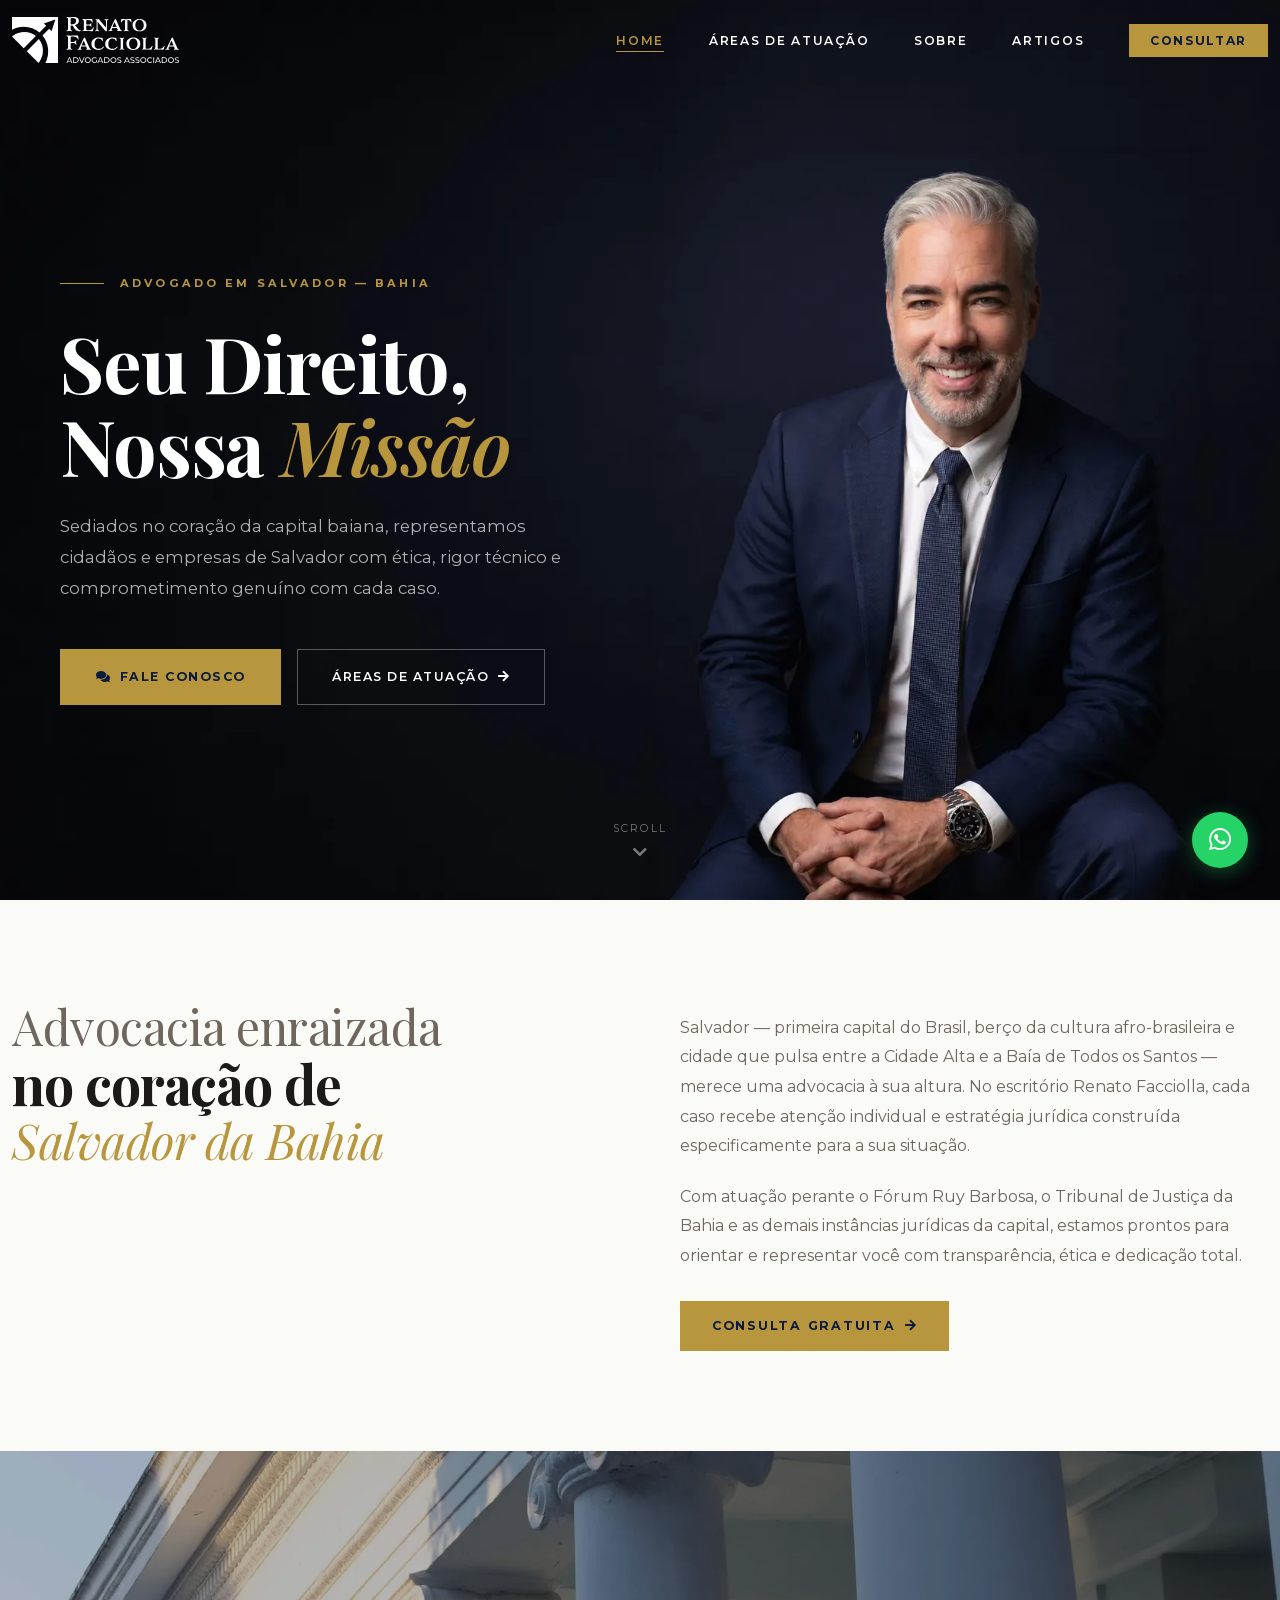
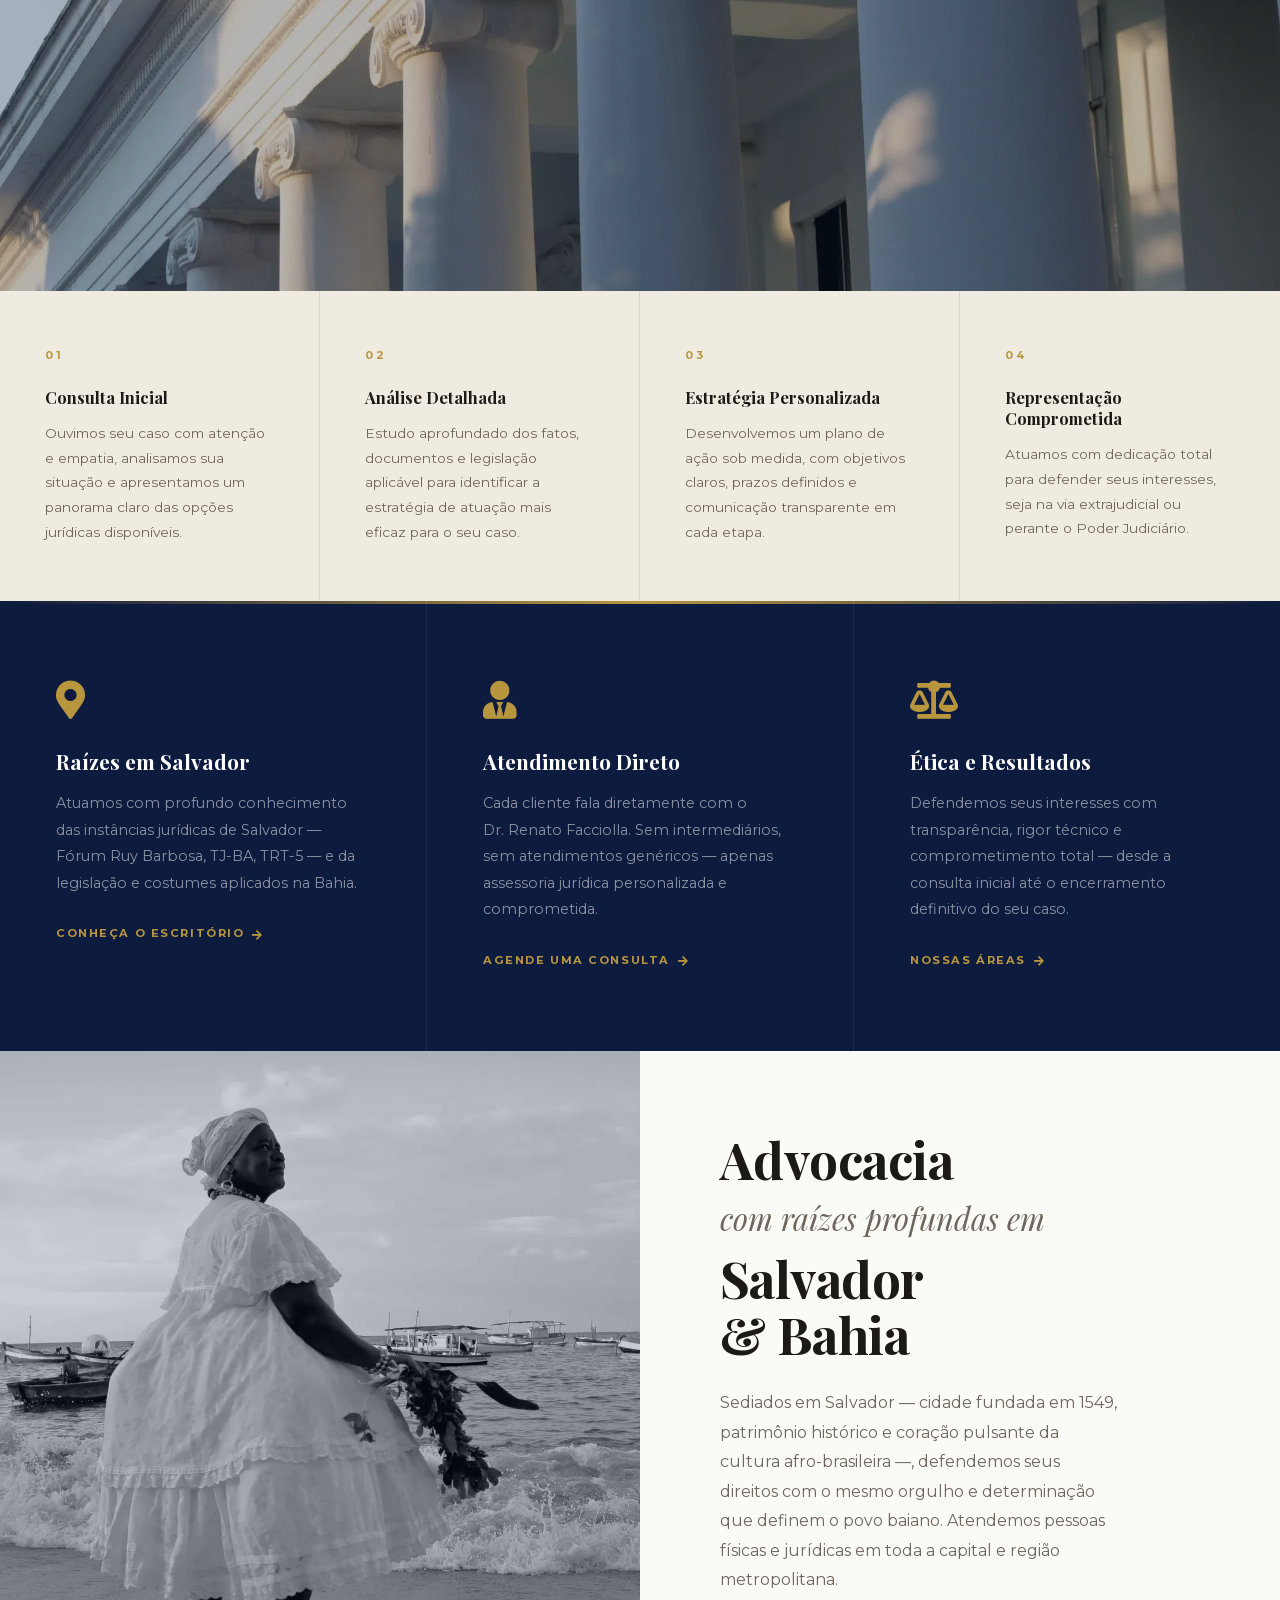
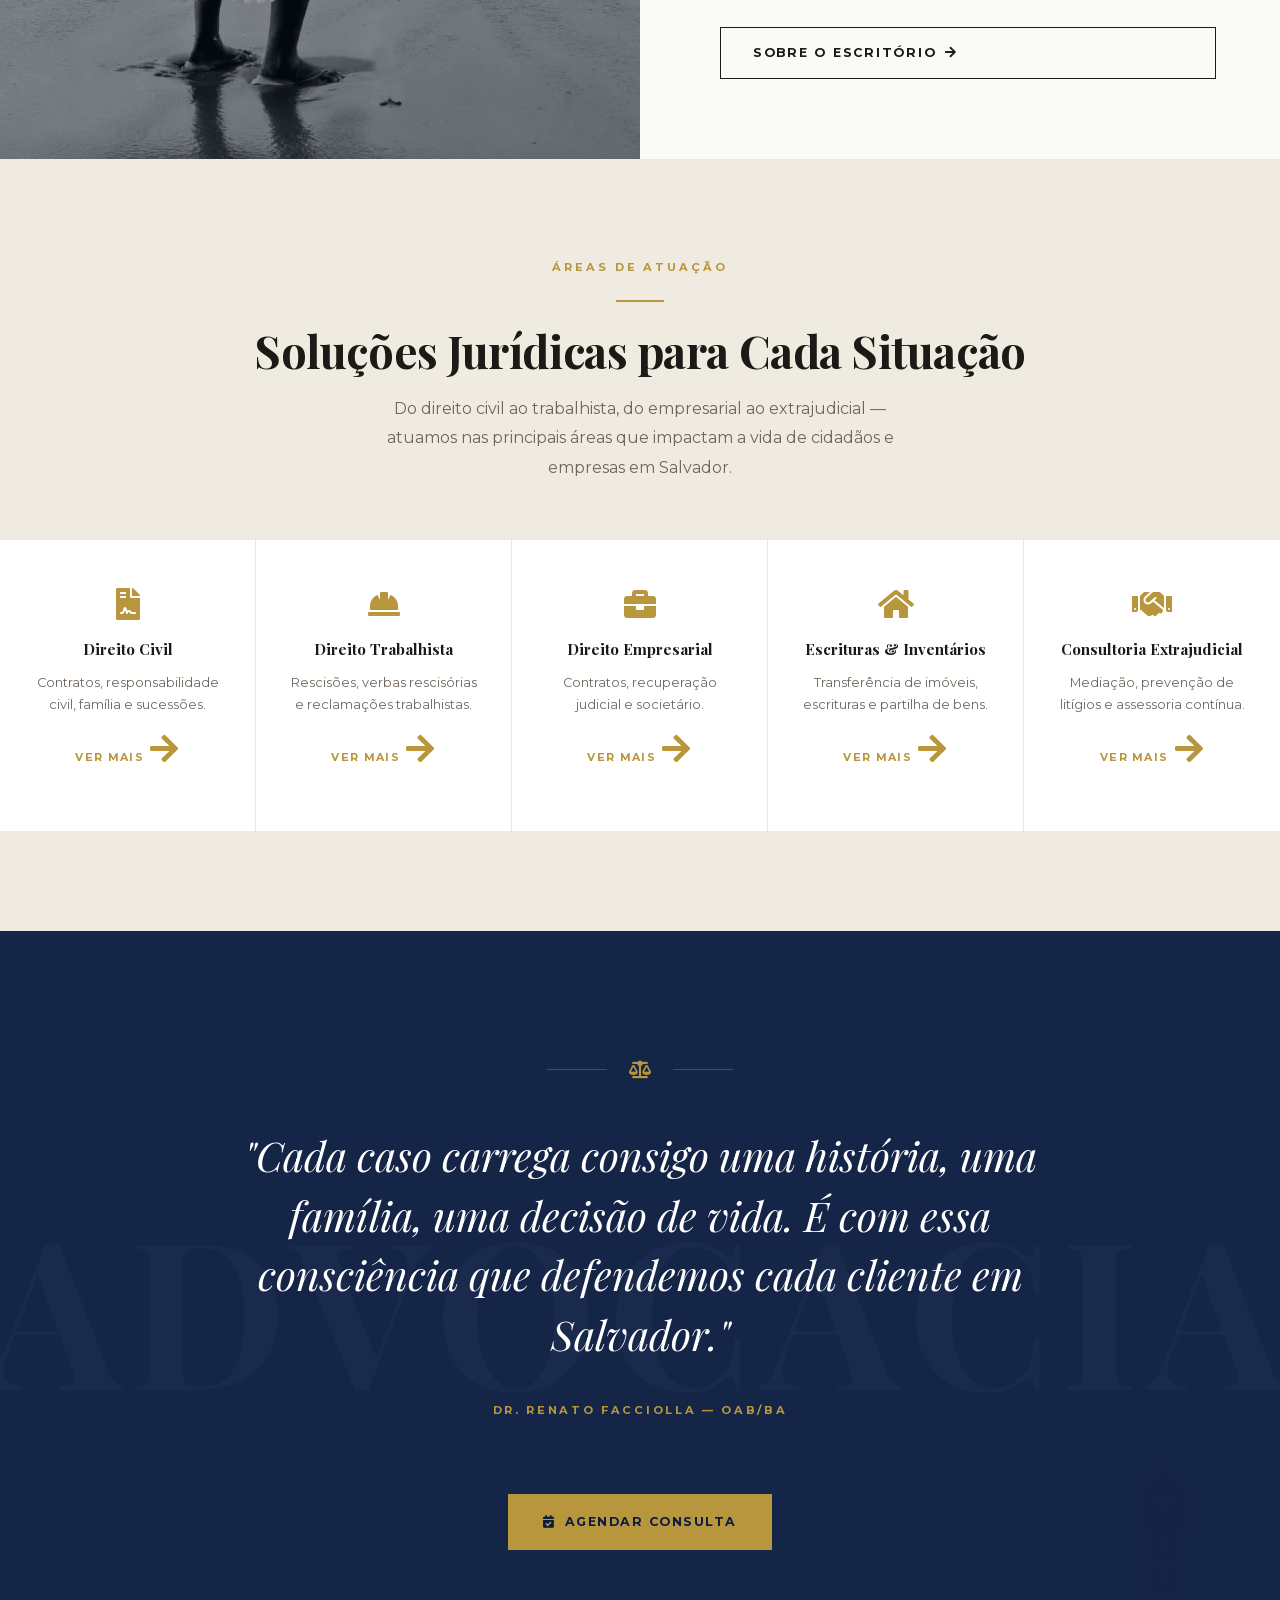
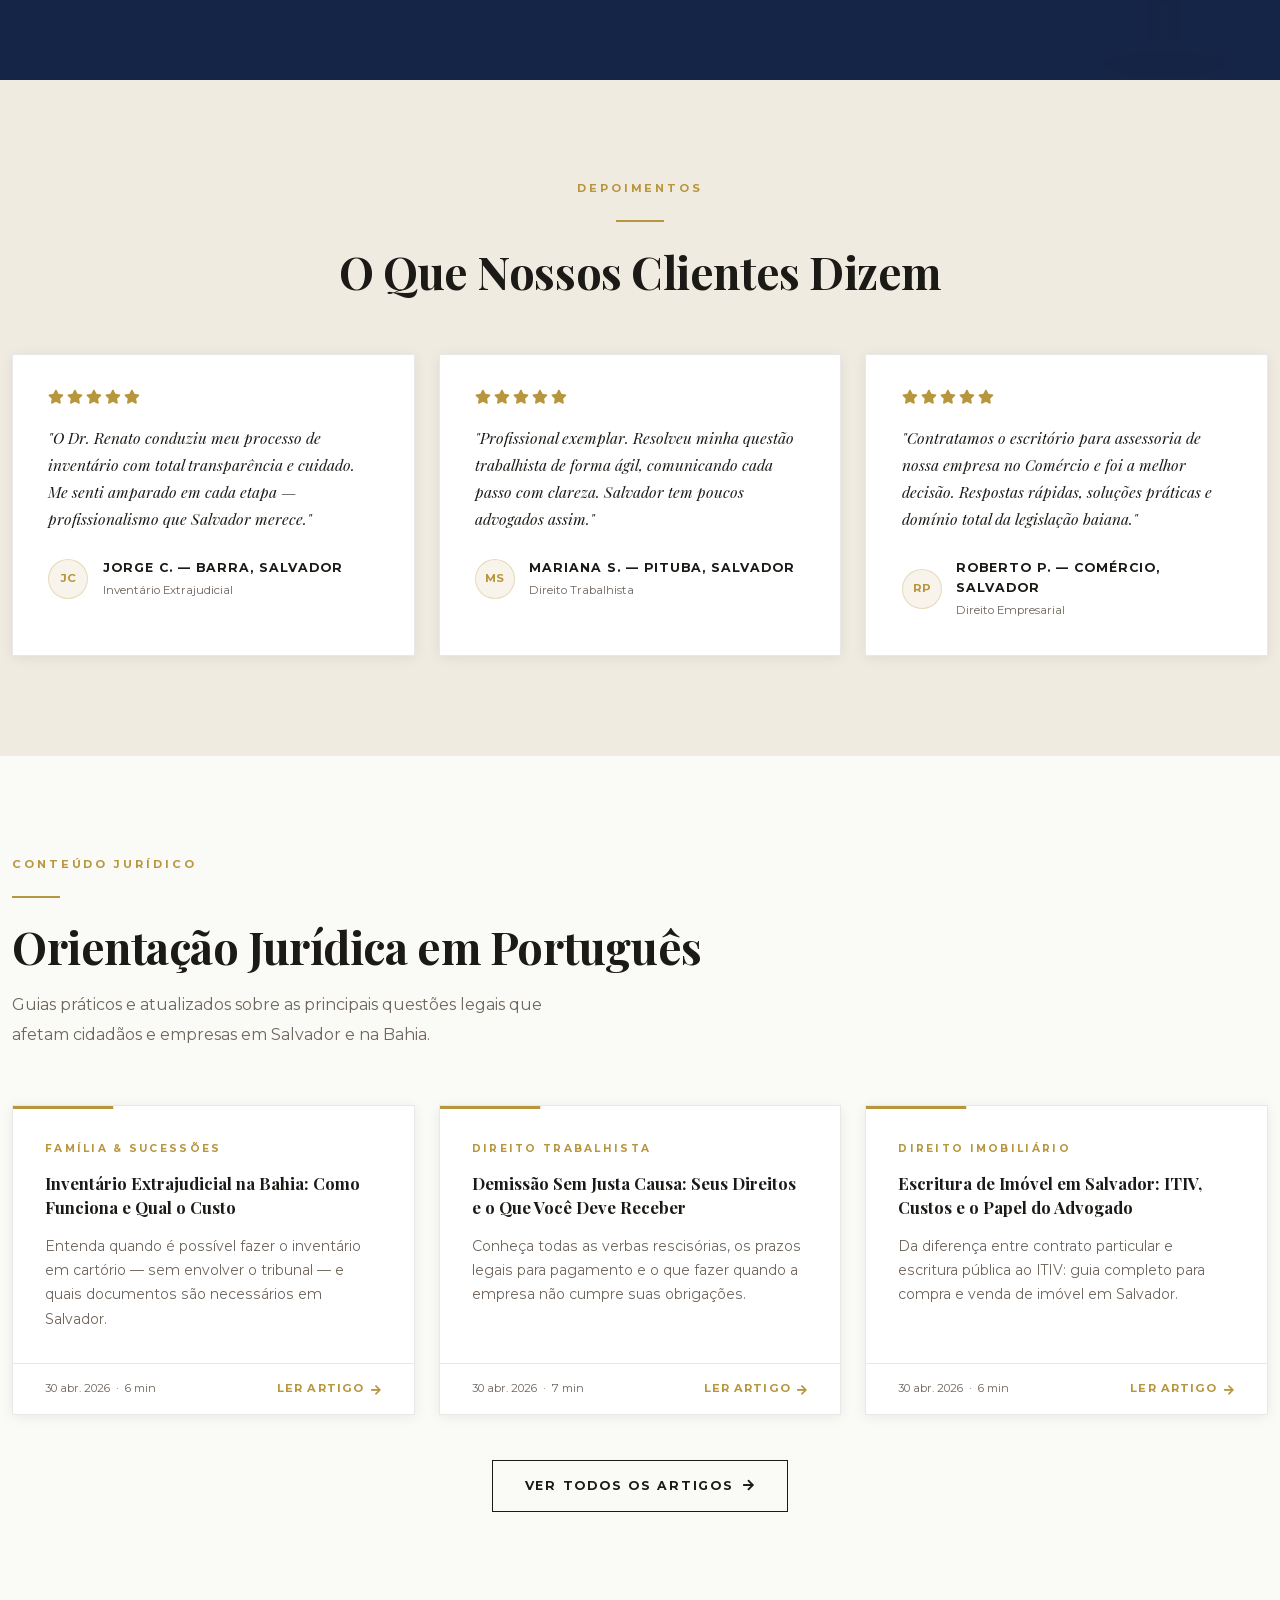
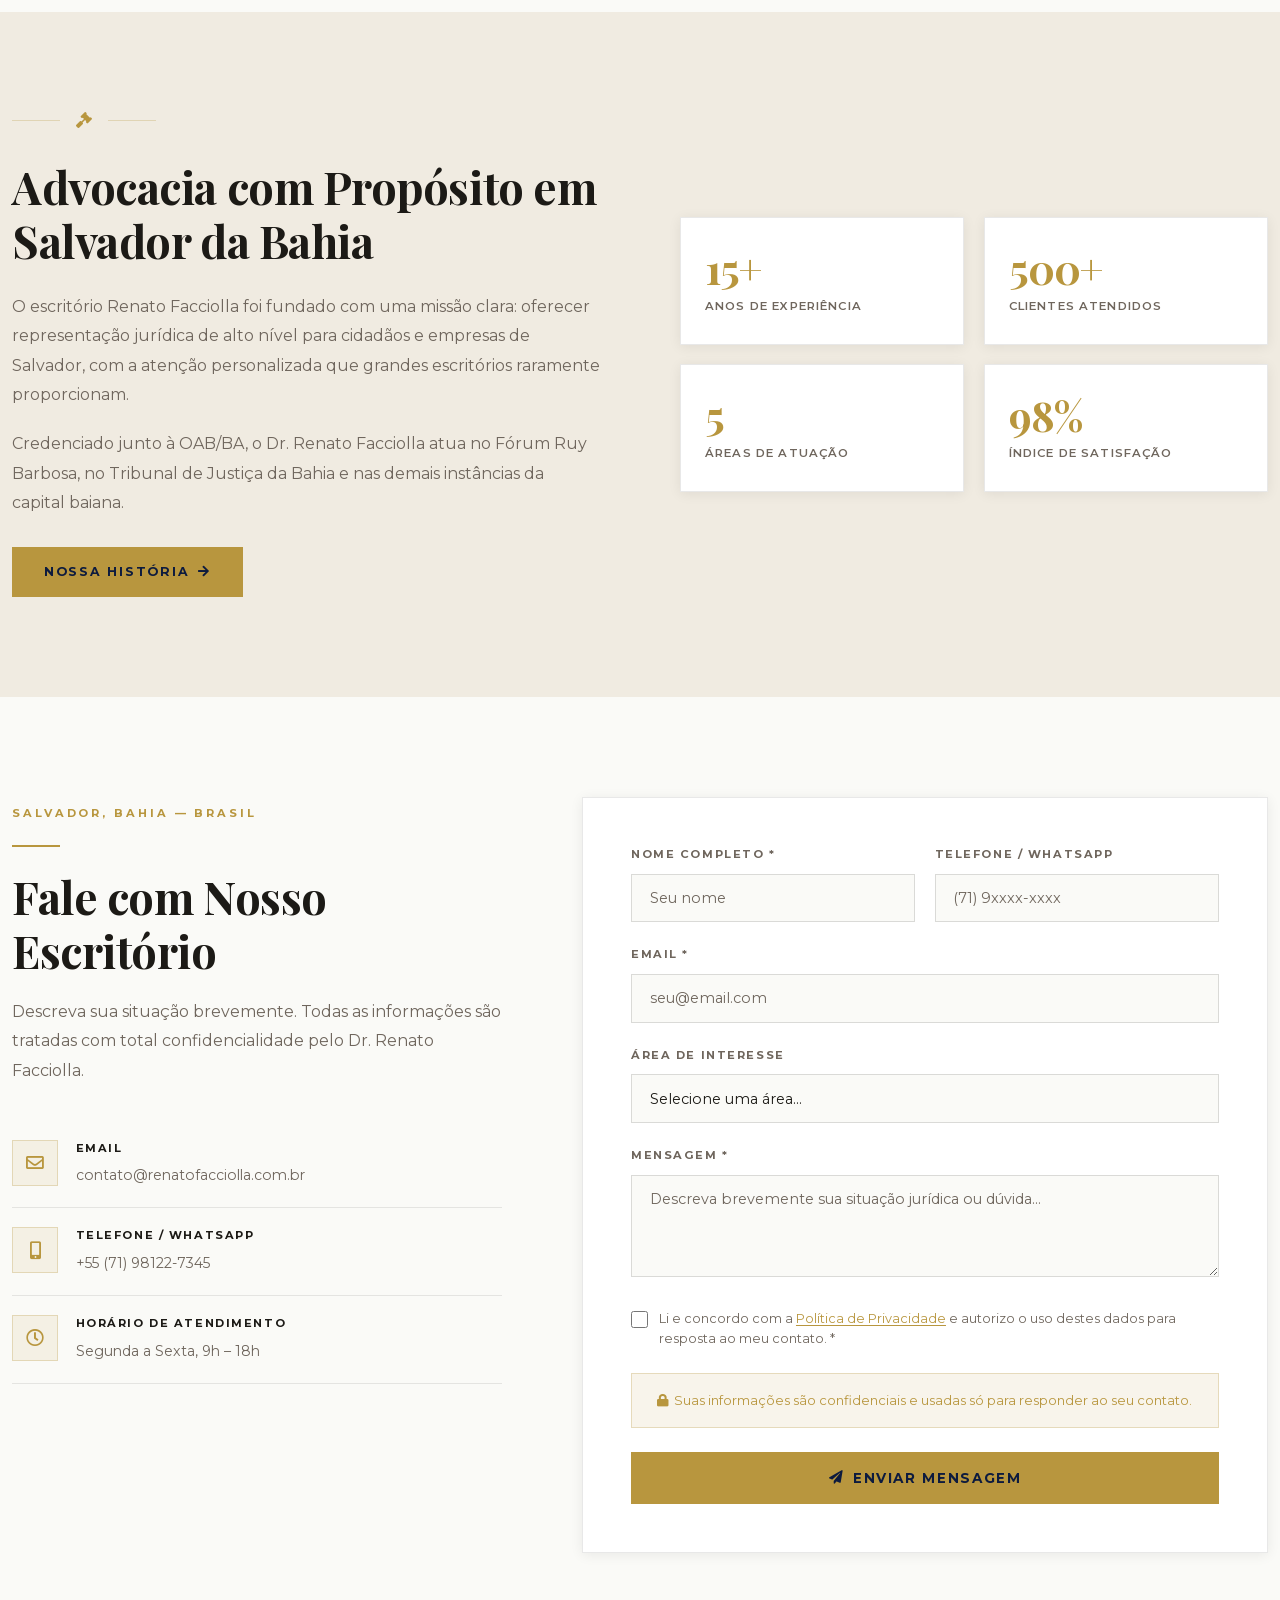
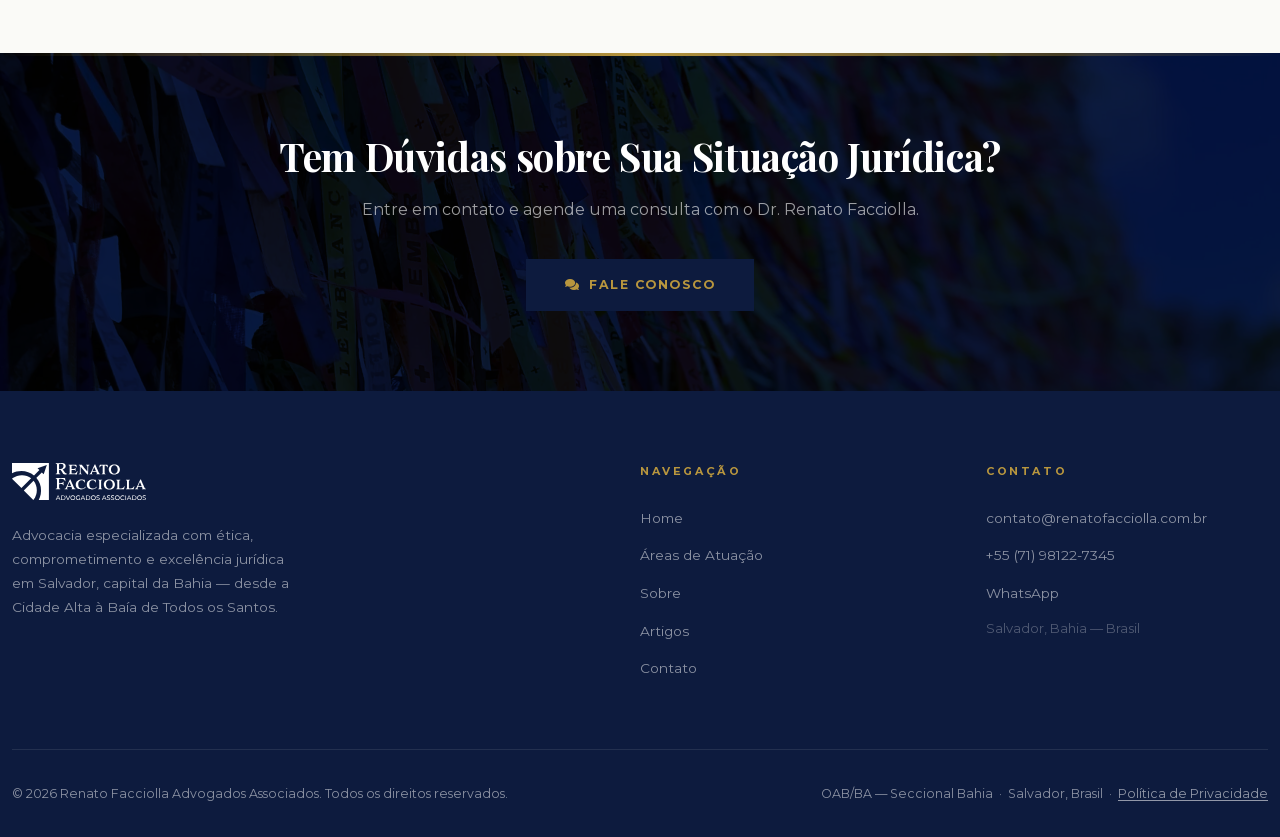
<file: index.html>
<!DOCTYPE html>
<html lang="pt-BR">
<head>
  <meta charset="UTF-8">
  <meta name="viewport" content="width=device-width, initial-scale=1.0">
  <title>Advogado em Salvador BA | Renato Facciolla Advogados Associados</title>
  <meta name="description" content="Escritório de advocacia em Salvador, Bahia. Direito Civil, Trabalhista e Empresarial. Atuação no Fórum Ruy Barbosa e TJ-BA. Consulte gratuitamente.">
  <link rel="canonical" href="https://renatofacciolla.com.br/">
  <meta http-equiv="Content-Security-Policy" content="default-src 'self'; script-src 'self'; style-src 'self' 'unsafe-inline'; img-src 'self' data:; font-src 'self'; connect-src 'self' https://api.web3forms.com; form-action 'self' mailto: https://api.web3forms.com; base-uri 'self'; object-src 'none'">
  <meta name="referrer" content="strict-origin-when-cross-origin">
  <meta name="theme-color" content="#0D1B3E">
  <link rel="icon" href="/favicon.ico" sizes="32x32">
  <link rel="icon" href="/favicon.svg" type="image/svg+xml">
  <link rel="apple-touch-icon" href="/apple-touch-icon.png">
  <meta property="og:type" content="website">
  <meta property="og:locale" content="pt_BR">
  <meta property="og:site_name" content="Renato Facciolla Advogados Associados">
  <meta property="og:title" content="Advogado em Salvador BA | Renato Facciolla Advogados Associados">
  <meta property="og:description" content="Escritório de advocacia em Salvador, Bahia. Direito Civil, Trabalhista e Empresarial. Atuação no Fórum Ruy Barbosa e TJ-BA. Consulte gratuitamente.">
  <meta property="og:url" content="https://renatofacciolla.com.br/">
  <meta property="og:image" content="https://renatofacciolla.com.br/assets/images/og-image.jpg">
  <meta property="og:image:width" content="1200">
  <meta property="og:image:height" content="630">
  <meta name="twitter:card" content="summary_large_image">

  <script type="application/ld+json">
{
  "@context": "https://schema.org",
  "@graph": [
    {
      "@type": [
        "LegalService",
        "LocalBusiness"
      ],
      "@id": "https://renatofacciolla.com.br/#firm",
      "name": "Renato Facciolla Advogados Associados",
      "alternateName": "RF Advogados",
      "description": "Escritório de advocacia em Salvador, Bahia, especializado em Direito Civil, Trabalhista, Empresarial, Consultoria Extrajudicial e Escrituras.",
      "url": "https://renatofacciolla.com.br/",
      "logo": {
        "@type": "ImageObject",
        "url": "https://renatofacciolla.com.br/assets/images/RF-Logo.svg"
      },
      "image": "https://renatofacciolla.com.br/assets/images/og-image.jpg",
      "telephone": "+55-71-98122-7345",
      "email": "contato@renatofacciolla.com.br",
      "address": {
        "@type": "PostalAddress",
        "addressLocality": "Salvador",
        "addressRegion": "BA",
        "addressCountry": "BR"
      },
      "geo": {
        "@type": "GeoCoordinates",
        "latitude": -12.9714,
        "longitude": -38.5014
      },
      "openingHoursSpecification": {
        "@type": "OpeningHoursSpecification",
        "dayOfWeek": [
          "Monday",
          "Tuesday",
          "Wednesday",
          "Thursday",
          "Friday"
        ],
        "opens": "09:00",
        "closes": "18:00"
      },
      "areaServed": [
        {
          "@type": "City",
          "name": "Salvador"
        },
        {
          "@type": "State",
          "name": "Bahia"
        }
      ],
      "hasOfferCatalog": {
        "@type": "OfferCatalog",
        "name": "Serviços Jurídicos",
        "itemListElement": [
          {
            "@type": "Offer",
            "itemOffered": {
              "@type": "Service",
              "name": "Direito Civil"
            }
          },
          {
            "@type": "Offer",
            "itemOffered": {
              "@type": "Service",
              "name": "Direito Trabalhista"
            }
          },
          {
            "@type": "Offer",
            "itemOffered": {
              "@type": "Service",
              "name": "Direito Empresarial"
            }
          },
          {
            "@type": "Offer",
            "itemOffered": {
              "@type": "Service",
              "name": "Consultoria Extrajudicial"
            }
          },
          {
            "@type": "Offer",
            "itemOffered": {
              "@type": "Service",
              "name": "Escrituras e Inventários"
            }
          }
        ]
      },
      "priceRange": "$$"
    },
    {
      "@type": "Attorney",
      "@id": "https://renatofacciolla.com.br/#attorney",
      "name": "Renato Facciolla",
      "honorificPrefix": "Dr.",
      "jobTitle": "Advogado",
      "worksFor": {
        "@id": "https://renatofacciolla.com.br/#firm"
      },
      "address": {
        "@type": "PostalAddress",
        "addressLocality": "Salvador",
        "addressRegion": "BA",
        "addressCountry": "BR"
      },
      "memberOf": {
        "@type": "Organization",
        "name": "Ordem dos Advogados do Brasil — Seccional Bahia",
        "alternateName": "OAB/BA"
      },
      "knowsAbout": [
        "Direito Civil",
        "Direito Trabalhista",
        "Direito Empresarial",
        "Consultoria Extrajudicial",
        "Inventários e Escrituras",
        "Direito de Família"
      ],
      "image": "https://renatofacciolla.com.br/assets/images/renato-facciolla.jpg",
      "url": "https://renatofacciolla.com.br/sobre.html"
    },
    {
      "@type": "WebSite",
      "@id": "https://renatofacciolla.com.br/#website",
      "url": "https://renatofacciolla.com.br/",
      "name": "Renato Facciolla Advogados Associados",
      "publisher": {
        "@id": "https://renatofacciolla.com.br/#firm"
      },
      "inLanguage": "pt-BR"
    },
    {
      "@type": "WebPage",
      "@id": "https://renatofacciolla.com.br/#webpage",
      "url": "https://renatofacciolla.com.br/",
      "name": "Advogado em Salvador BA | Renato Facciolla Advogados Associados",
      "isPartOf": {
        "@id": "https://renatofacciolla.com.br/#website"
      },
      "about": {
        "@id": "https://renatofacciolla.com.br/#firm"
      },
      "inLanguage": "pt-BR"
    }
  ]
}
  </script>

  <link rel="preload" href="assets/fonts/Montserrat-normal-latin.woff2" as="font" type="font/woff2" crossorigin>
  <link rel="stylesheet" href="assets/css/fonts.css">
  <link rel="stylesheet" href="assets/vendor/fontawesome/css/all.min.css">
  <link rel="stylesheet" href="assets/css/main.css?v=20261116a">
  <link rel="preload" as="image" href="assets/images/heroBG.webp" fetchpriority="high">

</head>
<body>

  <!-- ══ NAVBAR ══════════════════════════════════════════════ -->
  <nav id="mainNav" aria-label="Navegação principal">
    <div class="nav-inner">
      <a class="navbar-brand" href="./" aria-label="RF Advogados — Início">
        <img src="assets/images/RF-Logo.svg" alt="Renato Facciolla Advogados" height="36">
      </a>
      <button class="nav-toggle" aria-label="Abrir menu" aria-expanded="false">
        <span></span><span></span><span></span>
      </button>
      <ul class="nav-links" role="list">
        <li><a href="./" class="active">Home</a></li>
        <li><a href="areas.html">Áreas de Atuação</a></li>
        <li><a href="sobre.html">Sobre</a></li>
        <li><a href="artigos/">Artigos</a></li>
        <li><a href="contato.html" class="nav-cta">Consultar</a></li>
      </ul>
    </div>
  </nav>

  <!-- ══ HERO ═══════════════════════════════════════════════ -->
  <section class="hero" aria-label="Apresentação">
    <div class="container">
      <div class="hero-inner">

        <div class="hero-content">
          <h1><span class="hero-eyebrow">Advogado em Salvador — Bahia</span> Seu Direito,<br>Nossa <em>Missão</em></h1>
          <p class="hero-text">
            Sediados no coração da capital baiana, representamos cidadãos e empresas
            de Salvador com ética, rigor técnico e comprometimento genuíno com cada caso.
          </p>
          <div class="hero-actions">
            <a href="contato.html" class="btn-primary">
              <i class="fas fa-comments" aria-hidden="true"></i> Fale Conosco
            </a>
            <a href="areas.html" class="btn-outline">
              Áreas de Atuação <i class="fas fa-arrow-right" aria-hidden="true"></i>
            </a>
          </div>
        </div>

      </div>
    </div>
    <div class="hero-scroll" aria-hidden="true">
      <span>Scroll</span>
      <i class="fas fa-chevron-down"></i>
    </div>
  </section>

  <!-- ══ SPLIT INTRO ════════════════════════════════════════ -->
  <section class="ls section-pad">
    <div class="container">
      <div class="split-intro">

        <div class="sh-wrap fade-in-left">
          <span class="sh-light">Advocacia enraizada</span>
          <span class="sh-bold">no coração de</span>
          <span class="sh-italic">Salvador da Bahia</span>
        </div>

        <div class="split-body fade-in-right" data-delay="100">
          <p>
            Salvador — primeira capital do Brasil, berço da cultura afro-brasileira
            e cidade que pulsa entre a Cidade Alta e a Baía de Todos os Santos —
            merece uma advocacia à sua altura. No escritório Renato Facciolla,
            cada caso recebe atenção individual e estratégia jurídica construída
            especificamente para a sua situação.
          </p>
          <p>
            Com atuação perante o Fórum Ruy Barbosa, o Tribunal de Justiça da Bahia
            e as demais instâncias jurídicas da capital, estamos prontos para
            orientar e representar você com transparência, ética e dedicação total.
          </p>
          <a href="contato.html" class="btn-gold" style="margin-top:0.6rem">
            Consulta Gratuita <i class="fas fa-arrow-right" aria-hidden="true"></i>
          </a>
        </div>

      </div>
    </div>
  </section>

  <!-- ══ FULL-BLEED IMAGE STRIP ══════════════════════════════ -->
  <div class="img-strip" role="img" aria-label="Fórum Ruy Barbosa — pilastras do Tribunal de Justiça da Bahia, Salvador"></div>

  <!-- ══ PROCESS — 4 COLUMNS ════════════════════════════════ -->
  <section class="features-block" aria-label="Como trabalhamos">
    <div class="features-cols">

      <div class="feat-col fade-in">
        <span class="feat-num">01</span>
        <h2>Consulta Inicial</h2>
        <p>
          Ouvimos seu caso com atenção e empatia, analisamos sua situação e
          apresentamos um panorama claro das opções jurídicas disponíveis.
        </p>
      </div>

      <div class="feat-col fade-in" data-delay="80">
        <span class="feat-num">02</span>
        <h2>Análise Detalhada</h2>
        <p>
          Estudo aprofundado dos fatos, documentos e legislação aplicável para
          identificar a estratégia de atuação mais eficaz para o seu caso.
        </p>
      </div>

      <div class="feat-col fade-in" data-delay="160">
        <span class="feat-num">03</span>
        <h2>Estratégia Personalizada</h2>
        <p>
          Desenvolvemos um plano de ação sob medida, com objetivos claros,
          prazos definidos e comunicação transparente em cada etapa.
        </p>
      </div>

      <div class="feat-col fade-in" data-delay="240">
        <span class="feat-num">04</span>
        <h2>Representação Comprometida</h2>
        <p>
          Atuamos com dedicação total para defender seus interesses, seja
          na via extrajudicial ou perante o Poder Judiciário.
        </p>
      </div>

    </div>
  </section>

  <!-- ══ WHY CHOOSE RF ══════════════════════════════════════ -->
  <section class="why-section" aria-label="Por que nos escolher">
    <div class="why-cols">

      <div class="why-col fade-in">
        <i class="fas fa-map-marker-alt why-col-icon" aria-hidden="true"></i>
        <h2>Raízes em Salvador</h2>
        <p>Atuamos com profundo conhecimento das instâncias jurídicas de Salvador — Fórum Ruy Barbosa, TJ-BA, TRT-5 — e da legislação e costumes aplicados na Bahia.</p>
        <a href="sobre.html" class="why-col-link">Conheça o escritório <i class="fas fa-arrow-right" aria-hidden="true"></i></a>
      </div>

      <div class="why-col fade-in" data-delay="110">
        <i class="fas fa-user-tie why-col-icon" aria-hidden="true"></i>
        <h2>Atendimento Direto</h2>
        <p>Cada cliente fala diretamente com o Dr.&nbsp;Renato Facciolla. Sem intermediários, sem atendimentos genéricos — apenas assessoria jurídica personalizada e comprometida.</p>
        <a href="contato.html" class="why-col-link">Agende uma consulta <i class="fas fa-arrow-right" aria-hidden="true"></i></a>
      </div>

      <div class="why-col fade-in" data-delay="220">
        <i class="fas fa-balance-scale why-col-icon" aria-hidden="true"></i>
        <h2>Ética e Resultados</h2>
        <p>Defendemos seus interesses com transparência, rigor técnico e comprometimento total — desde a consulta inicial até o encerramento definitivo do seu caso.</p>
        <a href="areas.html" class="why-col-link">Nossas áreas <i class="fas fa-arrow-right" aria-hidden="true"></i></a>
      </div>

    </div>
  </section>

  <!-- ══ OVERSIZED HEADLINE + PHOTO ═════════════════════════ -->
  <section class="oversize-section" aria-label="Sobre o escritório">
    <div class="oversize-inner">

      <div class="oversize-photo fade-in-left" role="img" aria-label="Baiana de acarajé em traje típico, símbolo da cultura afro-baiana de Salvador"></div>

      <div class="oversize-content fade-in-right" data-delay="130">
        <div class="big-heading">
          <span>Advocacia</span>
          <span class="bh-thin">com raízes profundas em</span>
          <span>Salvador</span>
          <span>&amp; Bahia</span>
        </div>
        <p>
          Sediados em Salvador — cidade fundada em 1549, patrimônio histórico
          e coração pulsante da cultura afro-brasileira —, defendemos seus
          direitos com o mesmo orgulho e determinação que definem o povo baiano.
          Atendemos pessoas físicas e jurídicas em toda a capital e região metropolitana.
        </p>
        <a href="sobre.html" class="btn-outline-dark">
          Sobre o Escritório <i class="fas fa-arrow-right" aria-hidden="true"></i>
        </a>
      </div>

    </div>
  </section>

  <!-- ══ PRACTICE AREAS PREVIEW ══════════════════════════════ -->
  <section class="practice-preview section-pad" aria-label="Áreas de atuação">
    <div class="container">
      <div class="section-header center fade-in" style="margin-bottom:0">
        <div class="eyebrow">Áreas de Atuação</div>
        <div class="divider center"></div>
        <h2>Soluções Jurídicas para Cada Situação</h2>
        <p>Do direito civil ao trabalhista, do empresarial ao extrajudicial — atuamos nas principais áreas que impactam a vida de cidadãos e empresas em Salvador.</p>
      </div>
    </div>
    <div class="practice-preview-grid">
      <div class="practice-card scale-in">
        <i class="fas fa-file-contract" aria-hidden="true"></i>
        <h3>Direito Civil</h3>
        <p>Contratos, responsabilidade civil, família e sucessões.</p>
        <a href="areas.html#civil" class="practice-card-link">Ver mais <i class="fas fa-arrow-right" aria-hidden="true"></i></a>
      </div>
      <div class="practice-card scale-in" data-delay="80">
        <i class="fas fa-hard-hat" aria-hidden="true"></i>
        <h3>Direito Trabalhista</h3>
        <p>Rescisões, verbas rescisórias e reclamações trabalhistas.</p>
        <a href="areas.html#trabalhista" class="practice-card-link">Ver mais <i class="fas fa-arrow-right" aria-hidden="true"></i></a>
      </div>
      <div class="practice-card scale-in" data-delay="160">
        <i class="fas fa-briefcase" aria-hidden="true"></i>
        <h3>Direito Empresarial</h3>
        <p>Contratos, recuperação judicial e societário.</p>
        <a href="areas.html#empresarial" class="practice-card-link">Ver mais <i class="fas fa-arrow-right" aria-hidden="true"></i></a>
      </div>
      <div class="practice-card scale-in" data-delay="240">
        <i class="fas fa-home" aria-hidden="true"></i>
        <h3>Escrituras &amp; Inventários</h3>
        <p>Transferência de imóveis, escrituras e partilha de bens.</p>
        <a href="areas.html#escrituras" class="practice-card-link">Ver mais <i class="fas fa-arrow-right" aria-hidden="true"></i></a>
      </div>
      <div class="practice-card scale-in" data-delay="320">
        <i class="fas fa-handshake" aria-hidden="true"></i>
        <h3>Consultoria Extrajudicial</h3>
        <p>Mediação, prevenção de litígios e assessoria contínua.</p>
        <a href="areas.html#extrajudicial" class="practice-card-link">Ver mais <i class="fas fa-arrow-right" aria-hidden="true"></i></a>
      </div>
    </div>
  </section>

  <!-- ══ STATEMENT / FILOSOFIA ══════════════════════════════ -->
  <section class="statement-section" aria-label="Filosofia do escritório">
    <span class="statement-bg-text" aria-hidden="true">ADVOCACIA</span>
    <div class="container">
      <div class="statement-inner fade-in">
        <div class="statement-ornament">
          <span class="statement-ornament-line"></span>
          <i class="fas fa-balance-scale" aria-hidden="true"></i>
          <span class="statement-ornament-line"></span>
        </div>
        <blockquote class="statement-quote">
          "Cada caso carrega consigo uma história, uma família, uma decisão de vida.
           É com essa consciência que defendemos cada cliente em Salvador."
        </blockquote>
        <span class="statement-attribution">Dr.&nbsp;Renato Facciolla — OAB/BA</span>
        <br>
        <a href="contato.html" class="btn-primary">
          <i class="fas fa-calendar-check" aria-hidden="true"></i> Agendar Consulta
        </a>
      </div>
    </div>

    <!-- Farol da Barra illustration -->
    <svg class="section-deco-svg lighthouse-deco" viewBox="0 0 160 280" fill="none" xmlns="http://www.w3.org/2000/svg" aria-hidden="true">
      <ellipse cx="80" cy="262" rx="72" ry="16" fill="currentColor"/>
      <path d="M62 232 L58 92 L102 92 L98 232 Z" fill="currentColor"/>
      <rect x="58" y="132" width="44" height="10" fill="rgba(255,255,255,0.08)"/>
      <rect x="58" y="172" width="44" height="10" fill="rgba(255,255,255,0.08)"/>
      <rect x="50" y="80" width="60" height="16" rx="2" fill="currentColor"/>
      <path d="M54 80 L56 44 L104 44 L106 80 Z" fill="currentColor"/>
      <path d="M56 44 L80 20 L104 44 Z" fill="currentColor"/>
      <circle cx="80" cy="62" r="9" fill="rgba(255,255,255,0.12)"/>
      <rect x="48" y="77" width="64" height="5" rx="2" fill="currentColor"/>
      <path d="M73 232 L73 198 Q80 190 87 198 L87 232 Z" fill="rgba(255,255,255,0.07)"/>
      <circle cx="80" cy="112" r="5" fill="rgba(255,255,255,0.08)"/>
      <circle cx="80" cy="152" r="5" fill="rgba(255,255,255,0.08)"/>
      <circle cx="80" cy="192" r="5" fill="rgba(255,255,255,0.08)"/>
      <path d="M8 260 Q38 250 68 260 Q98 270 128 260 Q148 252 158 257" stroke="currentColor" stroke-width="3" fill="none" opacity="0.4"/>
      <path d="M4 268 Q34 258 64 268 Q94 278 124 268 Q144 260 156 265" stroke="currentColor" stroke-width="2" fill="none" opacity="0.25"/>
    </svg>
  </section>

  <!-- ══ TESTIMONIALS ══════════════════════════════════════════ -->
  <section class="testimonials section-pad" aria-label="Depoimentos">
    <div class="container">
      <div class="section-header center fade-in" style="margin-bottom:0">
        <div class="eyebrow">Depoimentos</div>
        <div class="divider center"></div>
        <h2>O Que Nossos Clientes Dizem</h2>
      </div>

      <div class="testimonials-grid">

        <div class="testi-card">
          <div class="testi-stars">
            <i class="fas fa-star" aria-hidden="true"></i>
            <i class="fas fa-star" aria-hidden="true"></i>
            <i class="fas fa-star" aria-hidden="true"></i>
            <i class="fas fa-star" aria-hidden="true"></i>
            <i class="fas fa-star" aria-hidden="true"></i>
          </div>
          <blockquote>"O Dr.&nbsp;Renato conduziu meu processo de inventário com total transparência e cuidado. Me senti amparado em cada etapa — profissionalismo que Salvador merece."</blockquote>
          <div class="testi-author">
            <div class="testi-avatar">JC</div>
            <div>
              <div class="testi-name">Jorge C. — Barra, Salvador</div>
              <div class="testi-area">Inventário Extrajudicial</div>
            </div>
          </div>
        </div>

        <div class="testi-card">
          <div class="testi-stars">
            <i class="fas fa-star" aria-hidden="true"></i>
            <i class="fas fa-star" aria-hidden="true"></i>
            <i class="fas fa-star" aria-hidden="true"></i>
            <i class="fas fa-star" aria-hidden="true"></i>
            <i class="fas fa-star" aria-hidden="true"></i>
          </div>
          <blockquote>"Profissional exemplar. Resolveu minha questão trabalhista de forma ágil, comunicando cada passo com clareza. Salvador tem poucos advogados assim."</blockquote>
          <div class="testi-author">
            <div class="testi-avatar">MS</div>
            <div>
              <div class="testi-name">Mariana S. — Pituba, Salvador</div>
              <div class="testi-area">Direito Trabalhista</div>
            </div>
          </div>
        </div>

        <div class="testi-card">
          <div class="testi-stars">
            <i class="fas fa-star" aria-hidden="true"></i>
            <i class="fas fa-star" aria-hidden="true"></i>
            <i class="fas fa-star" aria-hidden="true"></i>
            <i class="fas fa-star" aria-hidden="true"></i>
            <i class="fas fa-star" aria-hidden="true"></i>
          </div>
          <blockquote>"Contratamos o escritório para assessoria de nossa empresa no Comércio e foi a melhor decisão. Respostas rápidas, soluções práticas e domínio total da legislação baiana."</blockquote>
          <div class="testi-author">
            <div class="testi-avatar">RP</div>
            <div>
              <div class="testi-name">Roberto P. — Comércio, Salvador</div>
              <div class="testi-area">Direito Empresarial</div>
            </div>
          </div>
        </div>

      </div>
    </div>
  </section>

  <!-- ══ BLOG / ARTIGOS PREVIEW ══════════════════════════════ -->
  <section class="blog-preview section-pad" aria-label="Artigos jurídicos">
    <div class="container">
      <div class="section-header fade-in" style="margin-bottom:0">
        <div class="eyebrow">Conteúdo Jurídico</div>
        <div class="divider"></div>
        <h2>Orientação Jurídica em Português</h2>
        <p>Guias práticos e atualizados sobre as principais questões legais que afetam cidadãos e empresas em Salvador e na Bahia.</p>
      </div>

      <div class="blog-preview-grid">

        <article class="blog-card fade-in">
          <div class="blog-card-accent"></div>
          <div class="blog-card-body">
            <span class="blog-card-cat">Família &amp; Sucessões</span>
            <h3>Inventário Extrajudicial na Bahia: Como Funciona e Qual o Custo</h3>
            <p>Entenda quando é possível fazer o inventário em cartório — sem envolver o tribunal — e quais documentos são necessários em Salvador.</p>
          </div>
          <div class="blog-card-footer">
            <span class="blog-card-date">30 abr. 2026 &nbsp;·&nbsp; 6 min</span>
            <a href="artigos/inventario-extrajudicial-bahia.html" class="blog-card-link">Ler artigo <i class="fas fa-arrow-right" aria-hidden="true"></i></a>
          </div>
        </article>

        <article class="blog-card fade-in" data-delay="100">
          <div class="blog-card-accent"></div>
          <div class="blog-card-body">
            <span class="blog-card-cat">Direito Trabalhista</span>
            <h3>Demissão Sem Justa Causa: Seus Direitos e o Que Você Deve Receber</h3>
            <p>Conheça todas as verbas rescisórias, os prazos legais para pagamento e o que fazer quando a empresa não cumpre suas obrigações.</p>
          </div>
          <div class="blog-card-footer">
            <span class="blog-card-date">30 abr. 2026 &nbsp;·&nbsp; 7 min</span>
            <a href="artigos/demissao-sem-justa-causa-salvador.html" class="blog-card-link">Ler artigo <i class="fas fa-arrow-right" aria-hidden="true"></i></a>
          </div>
        </article>

        <article class="blog-card fade-in" data-delay="200">
          <div class="blog-card-accent"></div>
          <div class="blog-card-body">
            <span class="blog-card-cat">Direito Imobiliário</span>
            <h3>Escritura de Imóvel em Salvador: ITIV, Custos e o Papel do Advogado</h3>
            <p>Da diferença entre contrato particular e escritura pública ao ITIV: guia completo para compra e venda de imóvel em Salvador.</p>
          </div>
          <div class="blog-card-footer">
            <span class="blog-card-date">30 abr. 2026 &nbsp;·&nbsp; 6 min</span>
            <a href="artigos/escritura-imovel-salvador.html" class="blog-card-link">Ler artigo <i class="fas fa-arrow-right" aria-hidden="true"></i></a>
          </div>
        </article>

      </div>
      <div style="text-align:center; margin-top:2.8rem" class="fade-in">
        <a href="artigos/" class="btn-outline-dark">
          Ver Todos os Artigos <i class="fas fa-arrow-right" aria-hidden="true"></i>
        </a>
      </div>
    </div>
  </section>

  <!-- ══ ABOUT STRIP ══════════════════════════════════════════ -->
  <section class="about-strip section-pad" aria-label="Sobre o escritório">
    <div class="container">
      <div class="about-strip-inner">

        <div class="about-text fade-in-left">
          <div class="ornament">
            <span class="ornament-line"></span>
            <i class="fas fa-gavel" aria-hidden="true"></i>
            <span class="ornament-line"></span>
          </div>
          <h2>Advocacia com Propósito em Salvador da Bahia</h2>
          <p>O escritório Renato Facciolla foi fundado com uma missão clara: oferecer representação jurídica de alto nível para cidadãos e empresas de Salvador, com a atenção personalizada que grandes escritórios raramente proporcionam.</p>
          <p>Credenciado junto à OAB/BA, o Dr.&nbsp;Renato Facciolla atua no Fórum Ruy Barbosa, no Tribunal de Justiça da Bahia e nas demais instâncias da capital baiana.</p>
          <a href="sobre.html" class="btn-gold" style="margin-top:0.6rem">
            Nossa História <i class="fas fa-arrow-right" aria-hidden="true"></i>
          </a>
        </div>

        <div class="about-stats fade-in-right" data-delay="150">
          <div class="stat-card">
            <div class="stat-number" data-count="15" data-suffix="+">15+</div>
            <div class="stat-label">Anos de Experiência</div>
          </div>
          <div class="stat-card">
            <div class="stat-number" data-count="500" data-suffix="+">500+</div>
            <div class="stat-label">Clientes Atendidos</div>
          </div>
          <div class="stat-card">
            <div class="stat-number" data-count="5" data-suffix="">5</div>
            <div class="stat-label">Áreas de Atuação</div>
          </div>
          <div class="stat-card">
            <div class="stat-number" data-count="98" data-suffix="%">98%</div>
            <div class="stat-label">Índice de Satisfação</div>
          </div>
        </div>

      </div>
    </div>
  </section>

  <!-- ══ CONTATO — FORM ════════════════════════════════════ -->
  <section class="contact-ls section-pad" id="contato">
    <div class="container">
      <div class="home-contact-grid">

        <!-- Left: header + info -->
        <div class="home-contact-info fade-in-left">
          <div class="section-label">Salvador, Bahia — Brasil</div>
          <div class="divider"></div>
          <h2>Fale com Nosso Escritório</h2>
          <p>Descreva sua situação brevemente. Todas as informações são tratadas com total confidencialidade pelo Dr.&nbsp;Renato Facciolla.</p>

          <div class="hci-item">
            <div class="ci-icon"><i class="far fa-envelope" aria-hidden="true"></i></div>
            <div class="ci-text">
              <h3>Email</h3>
              <a href="mailto:contato@renatofacciolla.com.br">contato@renatofacciolla.com.br</a>
            </div>
          </div>
          <div class="hci-item">
            <div class="ci-icon"><i class="fas fa-mobile-alt" aria-hidden="true"></i></div>
            <div class="ci-text">
              <h3>Telefone / WhatsApp</h3>
              <a href="tel:+5571981227345">+55 (71) 98122-7345</a>
            </div>
          </div>
          <div class="hci-item">
            <div class="ci-icon"><i class="far fa-clock" aria-hidden="true"></i></div>
            <div class="ci-text">
              <h3>Horário de Atendimento</h3>
              <p>Segunda a Sexta, 9h – 18h</p>
            </div>
          </div>
        </div>

        <!-- Right: form -->
        <div class="contact-form-wrap fade-in-right" data-delay="100">
          <form
            id="contactForm"
            action="mailto:contato@renatofacciolla.com.br"
            method="post"
            enctype="text/plain"
            data-web3forms-key=""
          >
            <div class="form-row">
              <div class="form-group">
                <label for="hc-nome">Nome Completo *</label>
                <input type="text" id="hc-nome" name="nome" class="form-control" placeholder="Seu nome" required autocomplete="name">
              </div>
              <div class="form-group">
                <label for="hc-tel">Telefone / WhatsApp</label>
                <input type="tel" id="hc-tel" name="telefone" class="form-control" placeholder="(71) 9xxxx-xxxx" autocomplete="tel">
              </div>
            </div>
            <div class="form-group">
              <label for="hc-email">Email *</label>
              <input type="email" id="hc-email" name="email" class="form-control" placeholder="seu@email.com" required autocomplete="email">
            </div>
            <div class="form-group">
              <label for="hc-area">Área de Interesse</label>
              <select id="hc-area" name="area" class="form-control">
                <option value="" disabled selected>Selecione uma área…</option>
                <option value="civil">Direito Civil</option>
                <option value="trabalhista">Direito Trabalhista</option>
                <option value="empresarial">Direito Empresarial</option>
                <option value="extrajudicial">Consultoria Extrajudicial</option>
                <option value="escrituras">Escrituras e Inventários</option>
                <option value="outro">Outro / Não sei ainda</option>
              </select>
            </div>
            <div class="form-group">
              <label for="hc-msg">Mensagem *</label>
              <textarea id="hc-msg" name="mensagem" class="form-control" rows="4" placeholder="Descreva brevemente sua situação jurídica ou dúvida…" required></textarea>
            </div>
            <div class="form-consent">
              <input type="checkbox" id="hc-consent" name="consentimento" required>
              <label for="hc-consent">Li e concordo com a <a href="politica-de-privacidade.html" target="_blank" rel="noopener">Política de Privacidade</a> e autorizo o uso destes dados para resposta ao meu contato. *</label>
            </div>
            <div class="notice-banner" role="note" style="margin-bottom:1.5rem;margin-top:0">
              <i class="fas fa-lock" aria-hidden="true"></i>
              &nbsp;Suas informações são confidenciais e usadas só para responder ao seu contato.
            </div>
            <button type="submit" class="btn-primary" style="width:100%;justify-content:center;font-size:0.85rem">
              <i class="fas fa-paper-plane" aria-hidden="true"></i> Enviar Mensagem
            </button>
            <p class="form-status" role="status" aria-live="polite"></p>
          </form>
        </div>

      </div>
    </div>
  </section>

  <!-- ══ CTA BANNER ══════════════════════════════════════════ -->
  <section class="cta-banner">
    <div class="container">
      <h2>Tem Dúvidas sobre Sua Situação Jurídica?</h2>
      <p>Entre em contato e agende uma consulta com o Dr.&nbsp;Renato Facciolla.</p>
      <a href="contato.html" class="btn-dark">
        <i class="fas fa-comments" aria-hidden="true"></i> Fale Conosco
      </a>
    </div>
  </section>

  <!-- ══ FOOTER ═════════════════════════════════════════════ -->
  <footer class="site-footer">
    <div class="container">
      <div class="footer-inner">

        <div class="footer-brand">
          <img src="assets/images/RF-Logo.svg" alt="Renato Facciolla Advogados">
          <p>Advocacia especializada com ética, comprometimento e excelência
             jurídica em Salvador, capital da Bahia — desde a Cidade Alta à Baía
             de Todos os Santos.</p>
        </div>

        <div class="footer-col">
          <h3>Navegação</h3>
          <ul>
            <li><a href="./">Home</a></li>
            <li><a href="areas.html">Áreas de Atuação</a></li>
            <li><a href="sobre.html">Sobre</a></li>
            <li><a href="artigos/">Artigos</a></li>
            <li><a href="contato.html">Contato</a></li>
          </ul>
        </div>

        <div class="footer-col">
          <h3>Contato</h3>
          <ul>
            <li><a href="mailto:contato@renatofacciolla.com.br">contato@renatofacciolla.com.br</a></li>
            <li><a href="tel:+5571981227345">+55 (71) 98122-7345</a></li>
            <li><a href="#" class="wz-link">WhatsApp</a></li>
            <li style="color:rgba(255,255,255,0.28);font-size:0.82rem;margin-top:0.3rem">Salvador, Bahia — Brasil</li>
          </ul>
        </div>

      </div>

      <div class="footer-bottom">
        <p>© <span id="copy-year">2026</span> Renato Facciolla Advogados Associados. Todos os direitos reservados.</p>
        <p>OAB/BA — Seccional Bahia &nbsp;·&nbsp; Salvador, Brasil &nbsp;·&nbsp; <a href="politica-de-privacidade.html">Política de Privacidade</a></p>
      </div>
    </div>
  </footer>

  <!-- ══ WHATSAPP FLOAT ═══════════════════════════════════════ -->
  <a href="#" class="wz-float" aria-label="Contato via WhatsApp" title="WhatsApp">
    <i class="fab fa-whatsapp" aria-hidden="true"></i>
  </a>

  <script src="assets/js/main.js?v=20261113"></script>
</body>
</html>
</file>
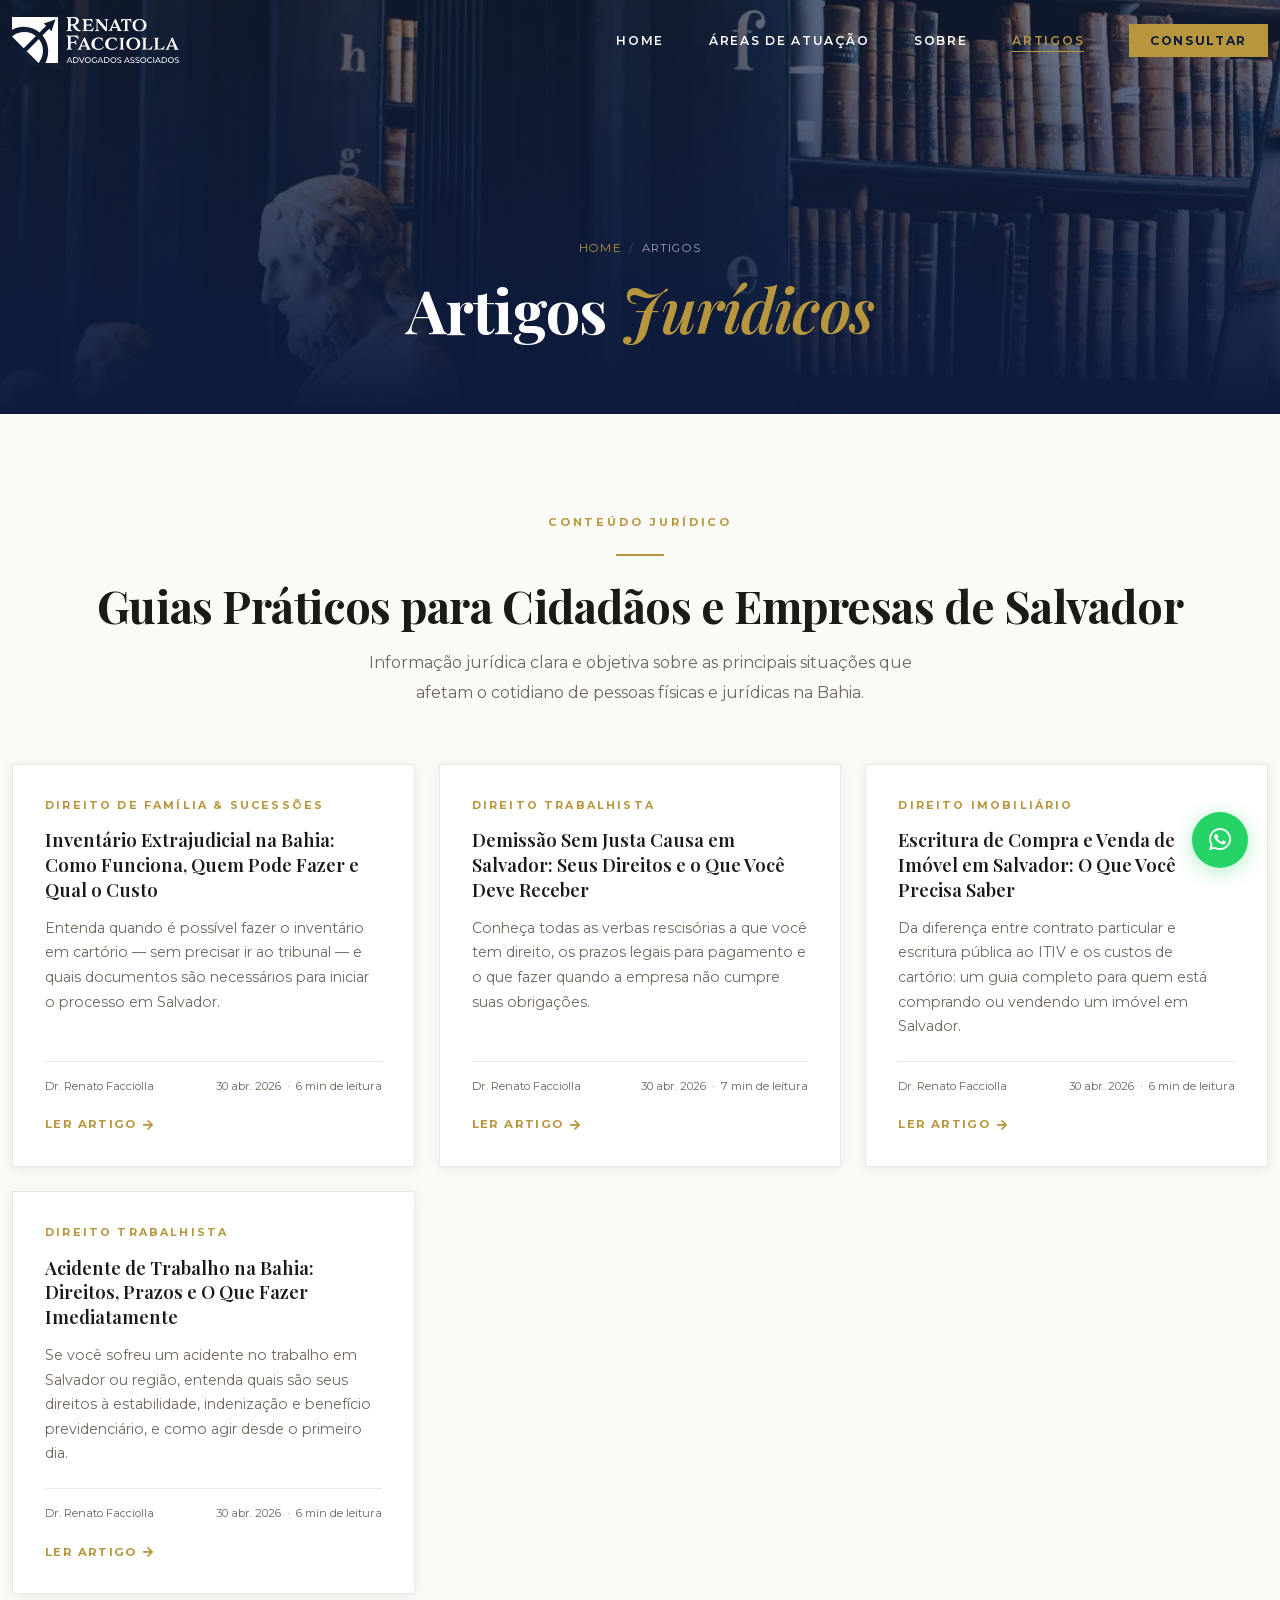
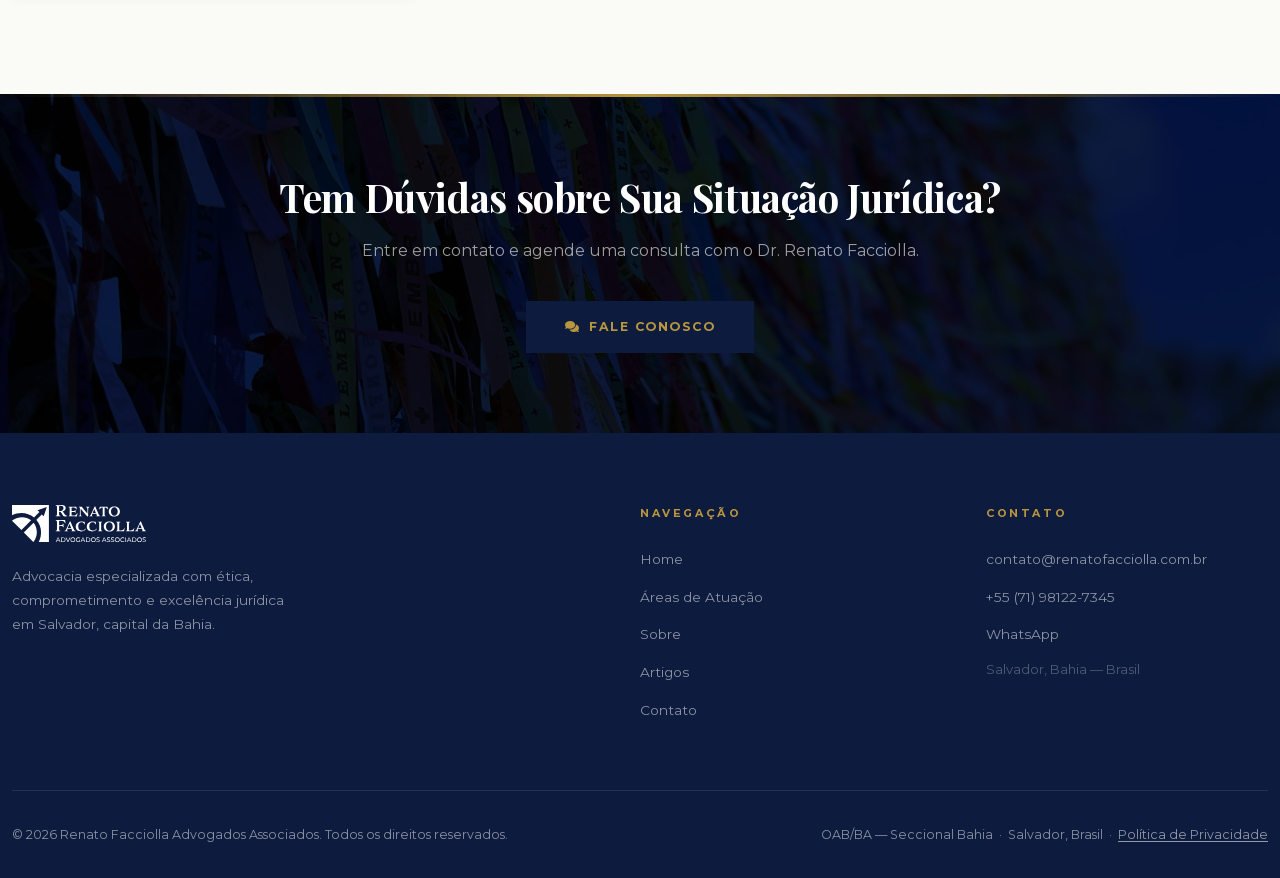
<file: artigos/index.html>
<!DOCTYPE html>
<html lang="pt-BR">
<head>
  <meta charset="UTF-8">
  <meta name="viewport" content="width=device-width, initial-scale=1.0">
  <title>Artigos Jurídicos | Advogado em Salvador BA — Renato Facciolla</title>
  <meta name="description" content="Artigos jurídicos em português sobre Direito Civil, Trabalhista e Empresarial em Salvador, Bahia. Escritório Renato Facciolla Advogados.">
  <link rel="canonical" href="https://renatofacciolla.com.br/artigos/">
  <meta http-equiv="Content-Security-Policy" content="default-src 'self'; script-src 'self'; style-src 'self' 'unsafe-inline'; img-src 'self' data:; font-src 'self'; connect-src 'self' https://api.web3forms.com; form-action 'self' mailto: https://api.web3forms.com; base-uri 'self'; object-src 'none'">
  <meta name="referrer" content="strict-origin-when-cross-origin">
  <meta name="theme-color" content="#0D1B3E">
  <link rel="icon" href="/favicon.ico" sizes="32x32">
  <link rel="icon" href="/favicon.svg" type="image/svg+xml">
  <link rel="apple-touch-icon" href="/apple-touch-icon.png">
  <meta property="og:type" content="website">
  <meta property="og:locale" content="pt_BR">
  <meta property="og:site_name" content="Renato Facciolla Advogados Associados">
  <meta property="og:title" content="Artigos Jurídicos | Advogado em Salvador BA — Renato Facciolla">
  <meta property="og:description" content="Artigos jurídicos em português sobre Direito Civil, Trabalhista e Empresarial em Salvador, Bahia. Escritório Renato Facciolla Advogados.">
  <meta property="og:url" content="https://renatofacciolla.com.br/artigos/">
  <meta property="og:image" content="https://renatofacciolla.com.br/assets/images/og-image.jpg">
  <meta property="og:image:width" content="1200">
  <meta property="og:image:height" content="630">
  <meta name="twitter:card" content="summary_large_image">

  <script type="application/ld+json">
{
  "@context": "https://schema.org",
  "@type": "CollectionPage",
  "@id": "https://renatofacciolla.com.br/artigos/#webpage",
  "url": "https://renatofacciolla.com.br/artigos/",
  "name": "Artigos Jurídicos | Renato Facciolla Advogados",
  "description": "Artigos e guias jurídicos em português para cidadãos e empresas de Salvador, Bahia.",
  "isPartOf": {
    "@type": "WebSite",
    "url": "https://renatofacciolla.com.br/"
  },
  "publisher": {
    "@id": "https://renatofacciolla.com.br/#firm"
  },
  "inLanguage": "pt-BR"
}
  </script>

  <link rel="preload" href="../assets/fonts/Montserrat-normal-latin.woff2" as="font" type="font/woff2" crossorigin>
  <link rel="stylesheet" href="../assets/css/fonts.css">
  <link rel="stylesheet" href="../assets/vendor/fontawesome/css/all.min.css">
  <link rel="stylesheet" href="../assets/css/main.css?v=20261116a">
</head>
<body>

  <nav id="mainNav" aria-label="Navegação principal">
    <div class="nav-inner">
      <a class="navbar-brand" href="../" aria-label="RF Advogados — Início">
        <img src="../assets/images/RF-Logo.svg" alt="Renato Facciolla Advogados" height="36">
      </a>
      <button class="nav-toggle" aria-label="Abrir menu" aria-expanded="false">
        <span></span><span></span><span></span>
      </button>
      <ul class="nav-links" role="list">
        <li><a href="../">Home</a></li>
        <li><a href="../areas.html">Áreas de Atuação</a></li>
        <li><a href="../sobre.html">Sobre</a></li>
        <li><a href="./" class="active">Artigos</a></li>
        <li><a href="../contato.html" class="nav-cta">Consultar</a></li>
      </ul>
    </div>
  </nav>

  <section class="page-hero page-hero--artigos" aria-label="Artigos jurídicos — escritório Renato Facciolla Advogados">
    <div class="container">
      <nav class="breadcrumb-nav" aria-label="Breadcrumb">
        <a href="../">Home</a>
        <span class="sep">/</span>
        <span>Artigos</span>
      </nav>
      <h1>Artigos<br><em>Jurídicos</em></h1>
    </div>
  </section>

  <section class="artigos-listing section-pad">
    <div class="container">

      <div class="section-header center fade-in">
        <div class="eyebrow">Conteúdo Jurídico</div>
        <div class="divider"></div>
        <h2>Guias Práticos para Cidadãos e Empresas de Salvador</h2>
        <p>Informação jurídica clara e objetiva sobre as principais situações que afetam
           o cotidiano de pessoas físicas e jurídicas na Bahia.</p>
      </div>

      <div class="artigos-grid">

        <article class="artigo-card fade-in">
          <div class="artigo-card-cat">Direito de Família &amp; Sucessões</div>
          <h3>Inventário Extrajudicial na Bahia: Como Funciona, Quem Pode Fazer e Qual o Custo</h3>
          <p>Entenda quando é possível fazer o inventário em cartório — sem precisar ir ao tribunal — e quais documentos são necessários para iniciar o processo em Salvador.</p>
          <div class="artigo-card-meta">
            <span>Dr.&nbsp;Renato Facciolla</span>
            <span>30 abr. 2026 &nbsp;·&nbsp; 6 min de leitura</span>
          </div>
          <a href="inventario-extrajudicial-bahia.html" class="artigo-card-link">
            Ler artigo <i class="fas fa-arrow-right" aria-hidden="true"></i>
          </a>
        </article>

        <article class="artigo-card fade-in" data-delay="80">
          <div class="artigo-card-cat">Direito Trabalhista</div>
          <h3>Demissão Sem Justa Causa em Salvador: Seus Direitos e o Que Você Deve Receber</h3>
          <p>Conheça todas as verbas rescisórias a que você tem direito, os prazos legais para pagamento e o que fazer quando a empresa não cumpre suas obrigações.</p>
          <div class="artigo-card-meta">
            <span>Dr.&nbsp;Renato Facciolla</span>
            <span>30 abr. 2026 &nbsp;·&nbsp; 7 min de leitura</span>
          </div>
          <a href="demissao-sem-justa-causa-salvador.html" class="artigo-card-link">
            Ler artigo <i class="fas fa-arrow-right" aria-hidden="true"></i>
          </a>
        </article>

        <article class="artigo-card fade-in" data-delay="160">
          <div class="artigo-card-cat">Direito Imobiliário</div>
          <h3>Escritura de Compra e Venda de Imóvel em Salvador: O Que Você Precisa Saber</h3>
          <p>Da diferença entre contrato particular e escritura pública ao ITIV e os custos de cartório: um guia completo para quem está comprando ou vendendo um imóvel em Salvador.</p>
          <div class="artigo-card-meta">
            <span>Dr.&nbsp;Renato Facciolla</span>
            <span>30 abr. 2026 &nbsp;·&nbsp; 6 min de leitura</span>
          </div>
          <a href="escritura-imovel-salvador.html" class="artigo-card-link">
            Ler artigo <i class="fas fa-arrow-right" aria-hidden="true"></i>
          </a>
        </article>

        <article class="artigo-card fade-in" data-delay="240">
          <div class="artigo-card-cat">Direito Trabalhista</div>
          <h3>Acidente de Trabalho na Bahia: Direitos, Prazos e O Que Fazer Imediatamente</h3>
          <p>Se você sofreu um acidente no trabalho em Salvador ou região, entenda quais são seus direitos à estabilidade, indenização e benefício previdenciário, e como agir desde o primeiro dia.</p>
          <div class="artigo-card-meta">
            <span>Dr.&nbsp;Renato Facciolla</span>
            <span>30 abr. 2026 &nbsp;·&nbsp; 6 min de leitura</span>
          </div>
          <a href="acidente-de-trabalho-bahia.html" class="artigo-card-link">
            Ler artigo <i class="fas fa-arrow-right" aria-hidden="true"></i>
          </a>
        </article>

      </div>
    </div>
  </section>

  <section class="cta-banner">
    <div class="container">
      <h2>Tem Dúvidas sobre Sua Situação Jurídica?</h2>
      <p>Entre em contato e agende uma consulta com o Dr.&nbsp;Renato Facciolla.</p>
      <a href="../contato.html" class="btn-dark">
        <i class="fas fa-comments" aria-hidden="true"></i> Fale Conosco
      </a>
    </div>
  </section>

  <footer class="site-footer">
    <div class="container">
      <div class="footer-inner">
        <div class="footer-brand">
          <img src="../assets/images/RF-Logo.svg" alt="Renato Facciolla Advogados">
          <p>Advocacia especializada com ética, comprometimento e excelência jurídica em Salvador, capital da Bahia.</p>
        </div>
        <div class="footer-col">
          <h3>Navegação</h3>
          <ul>
            <li><a href="../">Home</a></li>
            <li><a href="../areas.html">Áreas de Atuação</a></li>
            <li><a href="../sobre.html">Sobre</a></li>
            <li><a href="./">Artigos</a></li>
            <li><a href="../contato.html">Contato</a></li>
          </ul>
        </div>
        <div class="footer-col">
          <h3>Contato</h3>
          <ul>
            <li><a href="mailto:contato@renatofacciolla.com.br">contato@renatofacciolla.com.br</a></li>
            <li><a href="tel:+5571981227345">+55 (71) 98122-7345</a></li>
            <li><a href="#" class="wz-link">WhatsApp</a></li>
            <li style="color:rgba(255,255,255,0.28);font-size:0.82rem;margin-top:0.3rem">Salvador, Bahia — Brasil</li>
          </ul>
        </div>
      </div>
      <div class="footer-bottom">
        <p>© <span id="copy-year">2026</span> Renato Facciolla Advogados Associados. Todos os direitos reservados.</p>
        <p>OAB/BA — Seccional Bahia &nbsp;·&nbsp; Salvador, Brasil &nbsp;·&nbsp; <a href="../politica-de-privacidade.html">Política de Privacidade</a></p>
      </div>
    </div>
  </footer>

  <a href="#" class="wz-float" aria-label="Contato via WhatsApp" title="WhatsApp">
    <i class="fab fa-whatsapp" aria-hidden="true"></i>
  </a>

  <script src="../assets/js/main.js?v=20261113"></script>
</body>
</html>
</file>
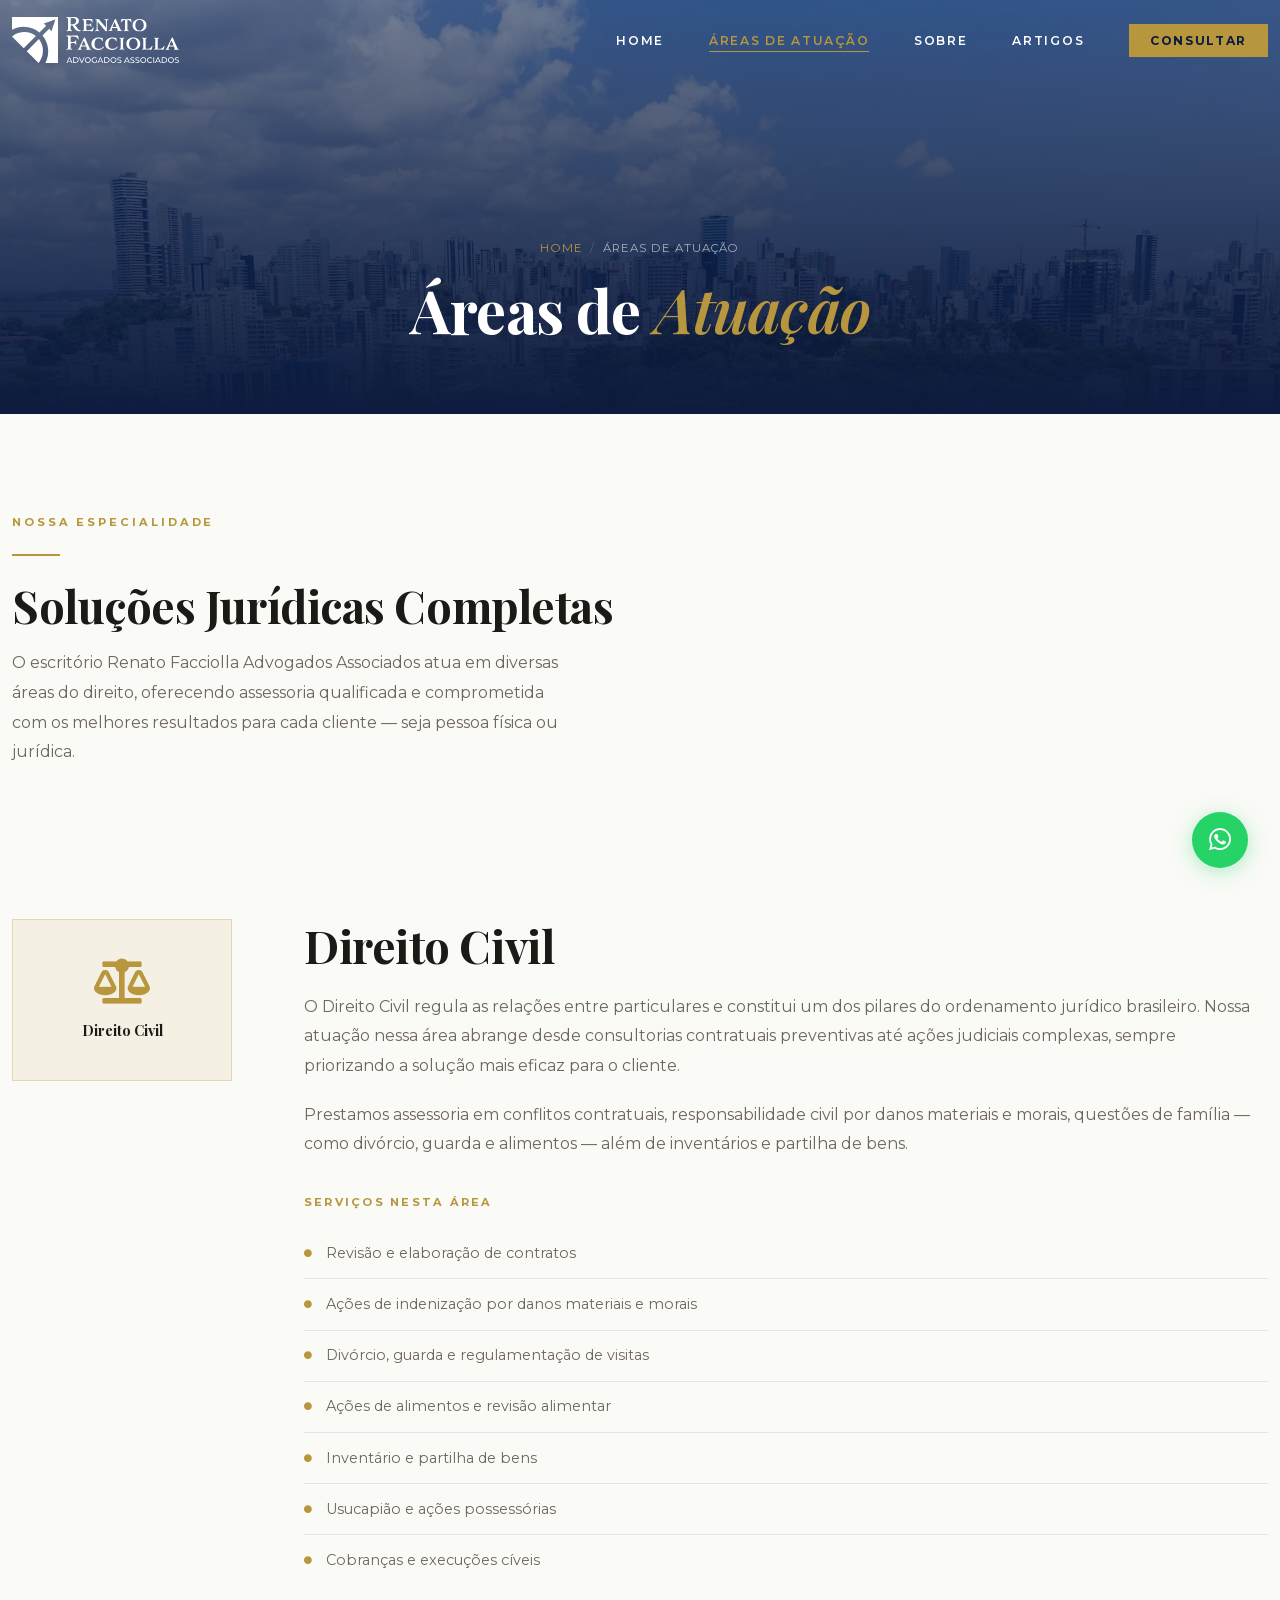
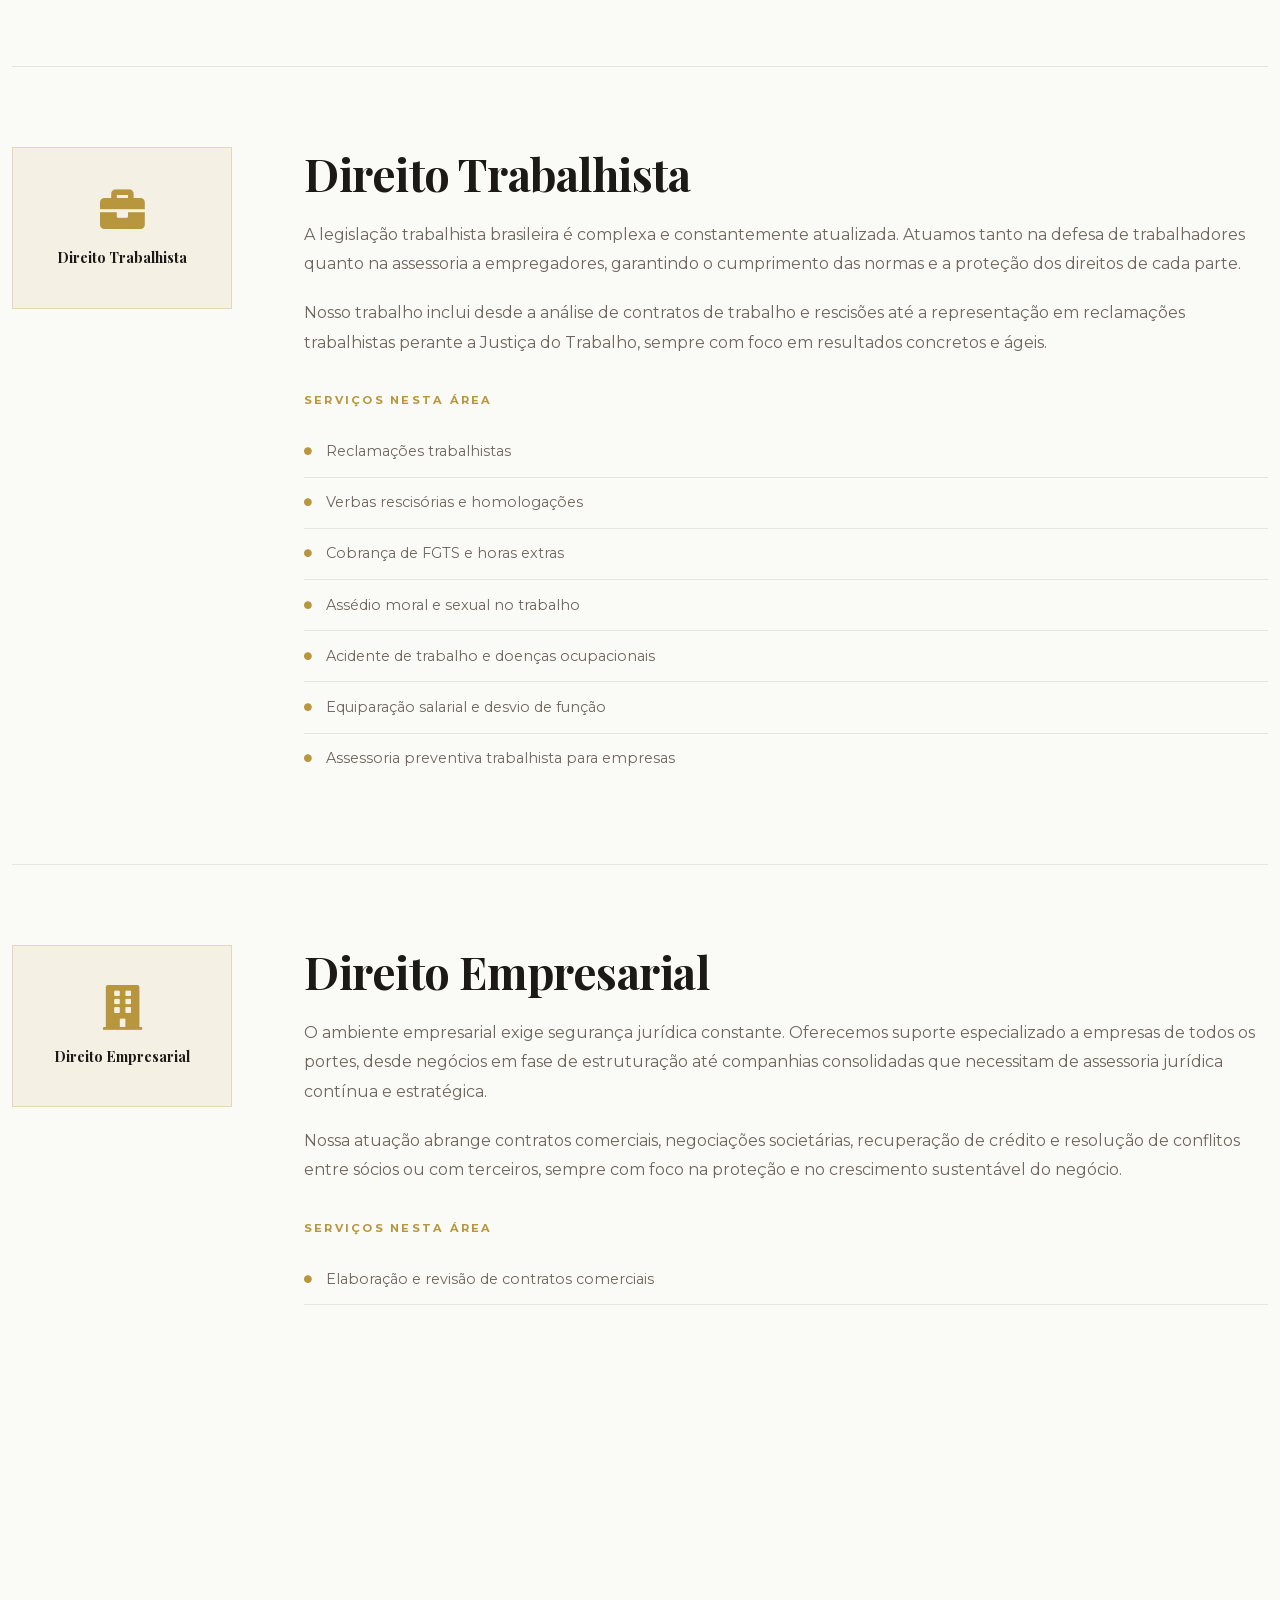
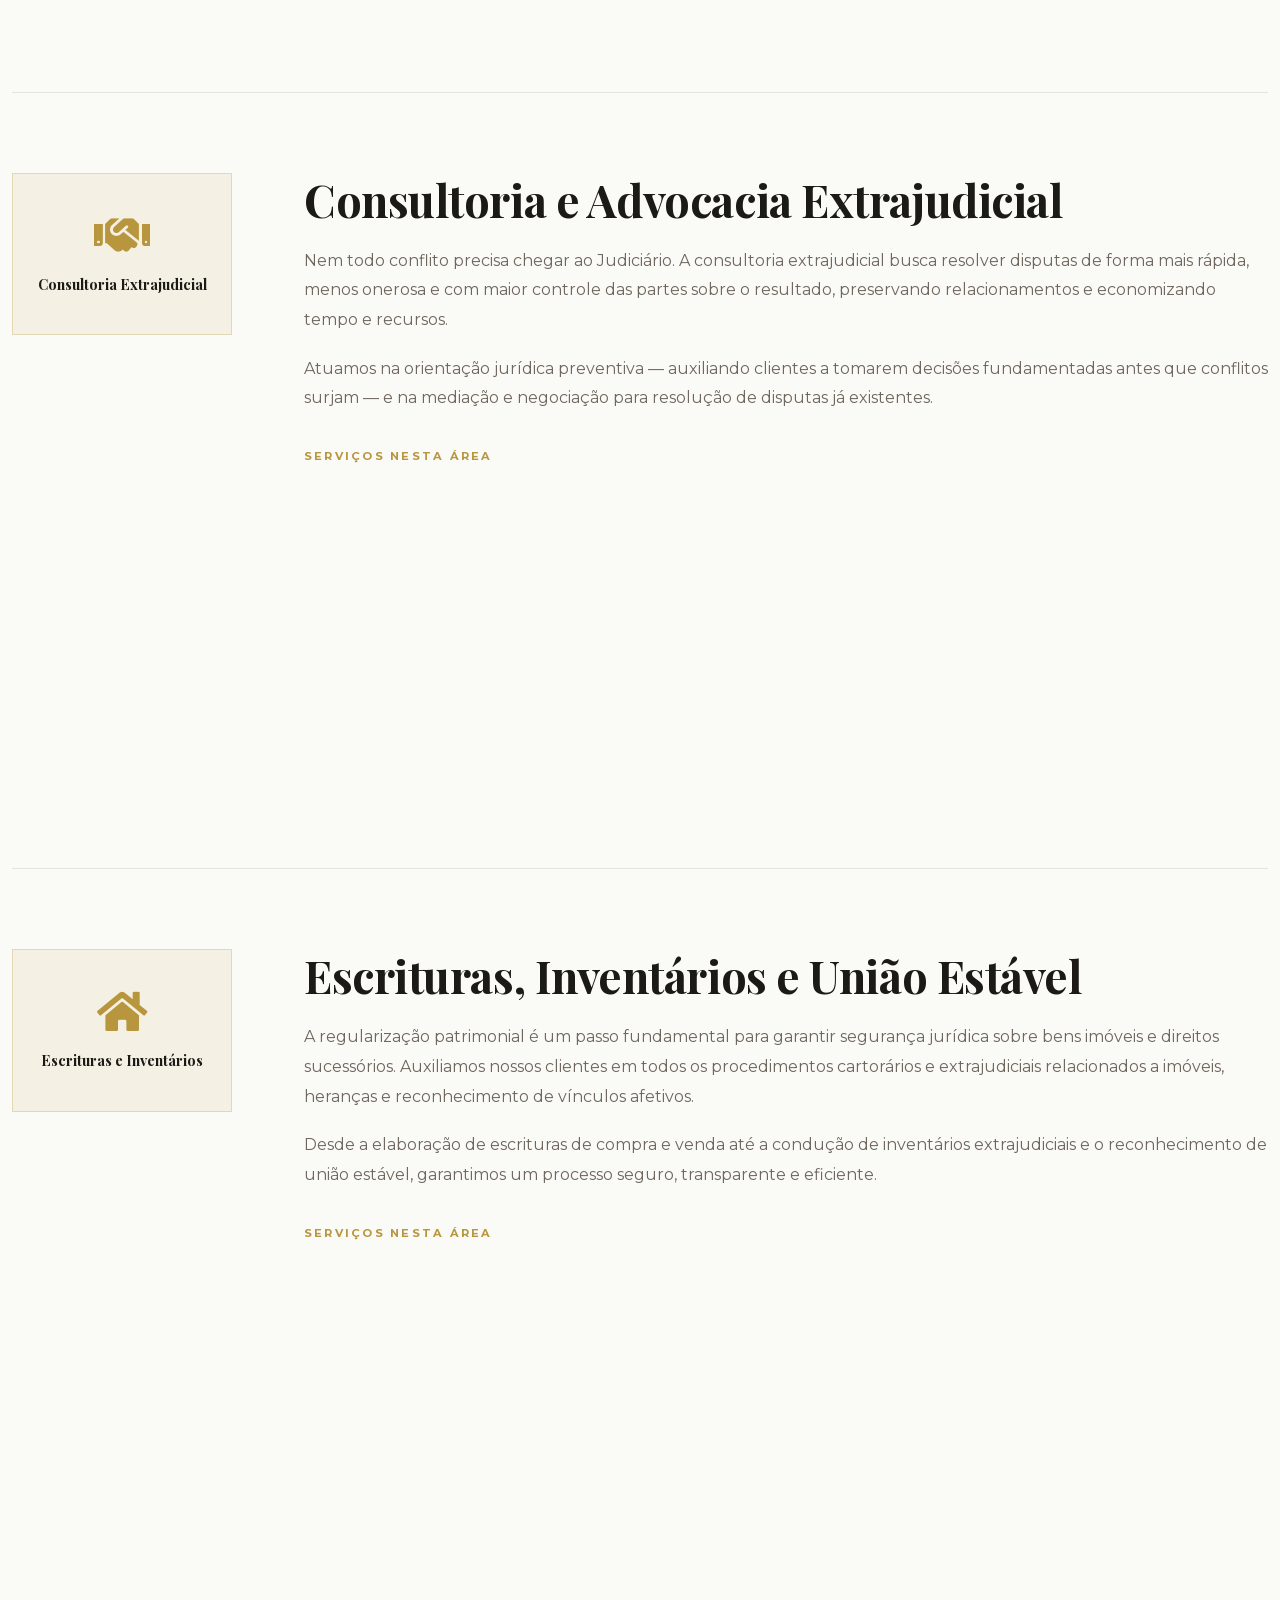
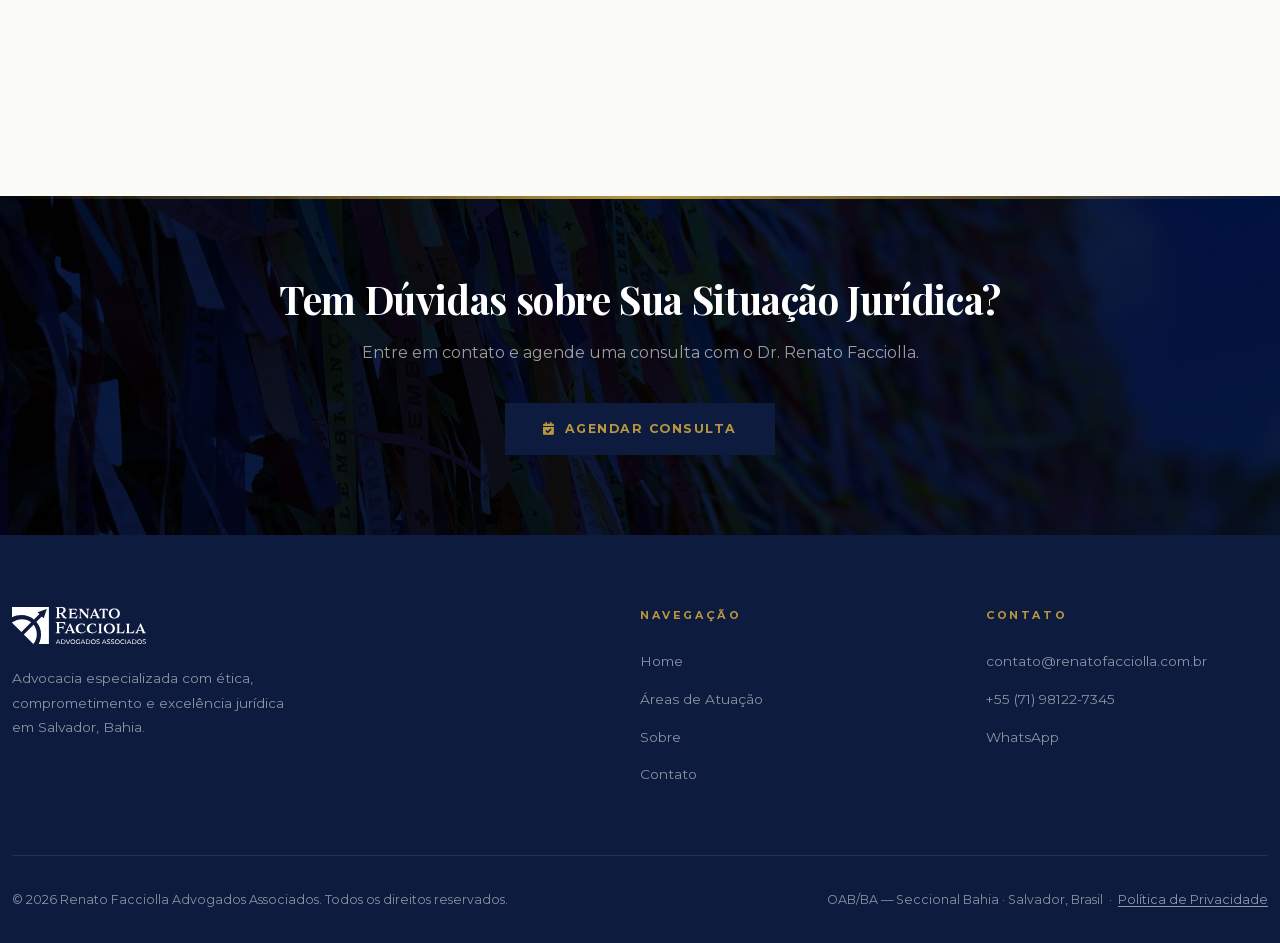
<file: areas.html>
<!DOCTYPE html>
<html lang="pt-BR">
<head>
  <meta charset="UTF-8">
  <meta name="viewport" content="width=device-width, initial-scale=1.0">
  <title>Áreas de Atuação | Advogado Civil, Trabalhista e Empresarial — Salvador BA</title>
  <meta name="description" content="Direito Civil, Trabalhista, Empresarial, Extrajudicial e Escrituras em Salvador, BA. Advocacia especializada com atuação no TJ-BA e Fórum Ruy Barbosa.">
  <link rel="canonical" href="https://renatofacciolla.com.br/areas.html">
  <meta http-equiv="Content-Security-Policy" content="default-src 'self'; script-src 'self'; style-src 'self' 'unsafe-inline'; img-src 'self' data:; font-src 'self'; connect-src 'self' https://api.web3forms.com; form-action 'self' mailto: https://api.web3forms.com; base-uri 'self'; object-src 'none'">
  <meta name="referrer" content="strict-origin-when-cross-origin">
  <meta name="theme-color" content="#0D1B3E">
  <link rel="icon" href="/favicon.ico" sizes="32x32">
  <link rel="icon" href="/favicon.svg" type="image/svg+xml">
  <link rel="apple-touch-icon" href="/apple-touch-icon.png">
  <meta property="og:type" content="website">
  <meta property="og:locale" content="pt_BR">
  <meta property="og:site_name" content="Renato Facciolla Advogados Associados">
  <meta property="og:title" content="Áreas de Atuação | Advogado Civil, Trabalhista e Empresarial — Salvador BA">
  <meta property="og:description" content="Direito Civil, Trabalhista, Empresarial, Extrajudicial e Escrituras em Salvador, BA. Advocacia especializada com atuação no TJ-BA e Fórum Ruy Barbosa.">
  <meta property="og:url" content="https://renatofacciolla.com.br/areas.html">
  <meta property="og:image" content="https://renatofacciolla.com.br/assets/images/og-image.jpg">
  <meta property="og:image:width" content="1200">
  <meta property="og:image:height" content="630">
  <meta name="twitter:card" content="summary_large_image">

  <!-- Schema.org: Services -->
  <script type="application/ld+json">
{
  "@context": "https://schema.org",
  "@graph": [
    {
      "@type": "WebPage",
      "@id": "https://renatofacciolla.com.br/areas.html#webpage",
      "url": "https://renatofacciolla.com.br/areas.html",
      "name": "Áreas de Atuação | Advogado Civil, Trabalhista e Empresarial — Salvador BA",
      "isPartOf": {
        "@type": "WebSite",
        "url": "https://renatofacciolla.com.br/"
      },
      "breadcrumb": {
        "@type": "BreadcrumbList",
        "itemListElement": [
          {
            "@type": "ListItem",
            "position": 1,
            "name": "Home",
            "item": "https://renatofacciolla.com.br/"
          },
          {
            "@type": "ListItem",
            "position": 2,
            "name": "Áreas de Atuação",
            "item": "https://renatofacciolla.com.br/areas.html"
          }
        ]
      },
      "inLanguage": "pt-BR"
    },
    {
      "@type": "Service",
      "name": "Direito Civil",
      "provider": {
        "@id": "https://renatofacciolla.com.br/#firm"
      },
      "areaServed": {
        "@type": "City",
        "name": "Salvador"
      },
      "serviceType": "Advocacia em Direito Civil",
      "description": "Contratos, ações indenizatórias, divórcio, guarda, inventário, usucapião e cobranças cíveis em Salvador, BA."
    },
    {
      "@type": "Service",
      "name": "Direito Trabalhista",
      "provider": {
        "@id": "https://renatofacciolla.com.br/#firm"
      },
      "areaServed": {
        "@type": "City",
        "name": "Salvador"
      },
      "serviceType": "Advocacia Trabalhista",
      "description": "Reclamações trabalhistas, verbas rescisórias, FGTS, assédio moral e assessoria preventiva para empresas em Salvador, BA."
    },
    {
      "@type": "Service",
      "name": "Direito Empresarial",
      "provider": {
        "@id": "https://renatofacciolla.com.br/#firm"
      },
      "areaServed": {
        "@type": "City",
        "name": "Salvador"
      },
      "serviceType": "Advocacia Empresarial",
      "description": "Contratos comerciais, constituição e dissolução de empresas, recuperação de crédito e assessoria preventiva em Salvador, BA."
    },
    {
      "@type": "Service",
      "name": "Consultoria Extrajudicial",
      "provider": {
        "@id": "https://renatofacciolla.com.br/#firm"
      },
      "areaServed": {
        "@type": "City",
        "name": "Salvador"
      },
      "serviceType": "Consultoria Jurídica Extrajudicial",
      "description": "Mediação, conciliação, notificações extrajudiciais, negociação de acordos e pareceres jurídicos em Salvador, BA."
    },
    {
      "@type": "Service",
      "name": "Escrituras e Inventários",
      "provider": {
        "@id": "https://renatofacciolla.com.br/#firm"
      },
      "areaServed": {
        "@type": "City",
        "name": "Salvador"
      },
      "serviceType": "Escrituras Públicas e Inventários",
      "description": "Escrituras de compra e venda, inventário extrajudicial, união estável, doação e planejamento sucessório em Salvador, BA."
    }
  ]
}
  </script>


  <!-- Font Awesome -->

  <!-- Stylesheet -->
  <link rel="preload" href="assets/fonts/Montserrat-normal-latin.woff2" as="font" type="font/woff2" crossorigin>
  <link rel="stylesheet" href="assets/css/fonts.css">
  <link rel="stylesheet" href="assets/vendor/fontawesome/css/all.min.css">
  <link rel="stylesheet" href="assets/css/main.css?v=20261116a">

</head>
<body>

  <!-- ══ NAVBAR ══════════════════════════════════════════════ -->
  <nav id="mainNav" aria-label="Navegação principal">
    <div class="nav-inner">
      <a class="navbar-brand" href="./" aria-label="RF Advogados — Início">
        <img src="assets/images/RF-Logo.svg" alt="Renato Facciolla Advogados" height="36">
      </a>
      <button class="nav-toggle" aria-label="Abrir menu" aria-expanded="false">
        <span></span><span></span><span></span>
      </button>
      <ul class="nav-links" role="list">
        <li><a href="./">Home</a></li>
        <li><a href="areas.html">Áreas de Atuação</a></li>
        <li><a href="sobre.html">Sobre</a></li>
        <li><a href="artigos/">Artigos</a></li>
        <li><a href="contato.html" class="nav-cta">Consultar</a></li>
      </ul>
    </div>
  </nav>

  <!-- ══ PAGE HERO ══════════════════════════════════════════ -->
  <section class="page-hero" aria-label="Áreas de Atuação">
    <div class="container">
      <div class="page-hero-content">
        <nav class="breadcrumb-nav" aria-label="Breadcrumb">
          <a href="./">Home</a>
          <span class="sep">/</span>
          <span>Áreas de Atuação</span>
        </nav>
        <h1>Áreas de<br><em>Atuação</em></h1>
      </div>
    </div>
  </section>

  <!-- ══ INTRO ══════════════════════════════════════════════ -->
  <section class="areas-full section-pad">
    <div class="container">

      <div class="section-header fade-in" style="max-width:720px; margin-bottom:4.5rem">
        <div class="eyebrow">Nossa Especialidade</div>
        <div class="divider"></div>
        <h2>Soluções Jurídicas Completas</h2>
        <p>
          O escritório Renato Facciolla Advogados Associados atua em diversas áreas do
          direito, oferecendo assessoria qualificada e comprometida com os melhores
          resultados para cada cliente — seja pessoa física ou jurídica.
        </p>
      </div>

      <!-- ── DIREITO CIVIL ── -->
      <article class="area-section" id="civil">
        <div class="area-section-inner">

          <div class="area-icon-panel fade-in">
            <i class="fas fa-balance-scale" aria-hidden="true"></i>
            <h3>Direito Civil</h3>
          </div>

          <div class="area-detail fade-in" data-delay="100">
            <h2>Direito Civil</h2>
            <p>
              O Direito Civil regula as relações entre particulares e constitui um dos
              pilares do ordenamento jurídico brasileiro. Nossa atuação nessa área abrange
              desde consultorias contratuais preventivas até ações judiciais complexas,
              sempre priorizando a solução mais eficaz para o cliente.
            </p>
            <p>
              Prestamos assessoria em conflitos contratuais, responsabilidade civil por
              danos materiais e morais, questões de família — como divórcio, guarda e
              alimentos — além de inventários e partilha de bens.
            </p>

            <div class="services-list">
              <h3>Serviços Nesta Área</h3>
              <div class="svc-item"><i class="fas fa-circle" aria-hidden="true"></i> Revisão e elaboração de contratos</div>
              <div class="svc-item"><i class="fas fa-circle" aria-hidden="true"></i> Ações de indenização por danos materiais e morais</div>
              <div class="svc-item"><i class="fas fa-circle" aria-hidden="true"></i> Divórcio, guarda e regulamentação de visitas</div>
              <div class="svc-item"><i class="fas fa-circle" aria-hidden="true"></i> Ações de alimentos e revisão alimentar</div>
              <div class="svc-item"><i class="fas fa-circle" aria-hidden="true"></i> Inventário e partilha de bens</div>
              <div class="svc-item"><i class="fas fa-circle" aria-hidden="true"></i> Usucapião e ações possessórias</div>
              <div class="svc-item"><i class="fas fa-circle" aria-hidden="true"></i> Cobranças e execuções cíveis</div>
            </div>
          </div>

        </div>
      </article>

      <!-- ── DIREITO TRABALHISTA ── -->
      <article class="area-section" id="trabalhista">
        <div class="area-section-inner">

          <div class="area-icon-panel fade-in">
            <i class="fas fa-briefcase" aria-hidden="true"></i>
            <h3>Direito Trabalhista</h3>
          </div>

          <div class="area-detail fade-in" data-delay="100">
            <h2>Direito Trabalhista</h2>
            <p>
              A legislação trabalhista brasileira é complexa e constantemente atualizada.
              Atuamos tanto na defesa de trabalhadores quanto na assessoria a empregadores,
              garantindo o cumprimento das normas e a proteção dos direitos de cada parte.
            </p>
            <p>
              Nosso trabalho inclui desde a análise de contratos de trabalho e rescisões
              até a representação em reclamações trabalhistas perante a Justiça do Trabalho,
              sempre com foco em resultados concretos e ágeis.
            </p>

            <div class="services-list">
              <h3>Serviços Nesta Área</h3>
              <div class="svc-item"><i class="fas fa-circle" aria-hidden="true"></i> Reclamações trabalhistas</div>
              <div class="svc-item"><i class="fas fa-circle" aria-hidden="true"></i> Verbas rescisórias e homologações</div>
              <div class="svc-item"><i class="fas fa-circle" aria-hidden="true"></i> Cobrança de FGTS e horas extras</div>
              <div class="svc-item"><i class="fas fa-circle" aria-hidden="true"></i> Assédio moral e sexual no trabalho</div>
              <div class="svc-item"><i class="fas fa-circle" aria-hidden="true"></i> Acidente de trabalho e doenças ocupacionais</div>
              <div class="svc-item"><i class="fas fa-circle" aria-hidden="true"></i> Equiparação salarial e desvio de função</div>
              <div class="svc-item"><i class="fas fa-circle" aria-hidden="true"></i> Assessoria preventiva trabalhista para empresas</div>
            </div>
          </div>

        </div>
      </article>

      <!-- ── DIREITO EMPRESARIAL ── -->
      <article class="area-section" id="empresarial">
        <div class="area-section-inner">

          <div class="area-icon-panel fade-in">
            <i class="fas fa-building" aria-hidden="true"></i>
            <h3>Direito Empresarial</h3>
          </div>

          <div class="area-detail fade-in" data-delay="100">
            <h2>Direito Empresarial</h2>
            <p>
              O ambiente empresarial exige segurança jurídica constante. Oferecemos suporte
              especializado a empresas de todos os portes, desde negócios em fase de
              estruturação até companhias consolidadas que necessitam de assessoria jurídica
              contínua e estratégica.
            </p>
            <p>
              Nossa atuação abrange contratos comerciais, negociações societárias, recuperação
              de crédito e resolução de conflitos entre sócios ou com terceiros, sempre com
              foco na proteção e no crescimento sustentável do negócio.
            </p>

            <div class="services-list">
              <h3>Serviços Nesta Área</h3>
              <div class="svc-item"><i class="fas fa-circle" aria-hidden="true"></i> Elaboração e revisão de contratos comerciais</div>
              <div class="svc-item"><i class="fas fa-circle" aria-hidden="true"></i> Constituição e dissolução de empresas</div>
              <div class="svc-item"><i class="fas fa-circle" aria-hidden="true"></i> Alterações contratuais e societárias</div>
              <div class="svc-item"><i class="fas fa-circle" aria-hidden="true"></i> Recuperação de crédito empresarial</div>
              <div class="svc-item"><i class="fas fa-circle" aria-hidden="true"></i> Resolução de conflitos entre sócios</div>
              <div class="svc-item"><i class="fas fa-circle" aria-hidden="true"></i> Contratos de prestação de serviços e parcerias</div>
              <div class="svc-item"><i class="fas fa-circle" aria-hidden="true"></i> Assessoria jurídica preventiva para empresas</div>
            </div>
          </div>

        </div>
      </article>

      <!-- ── CONSULTORIA EXTRAJUDICIAL ── -->
      <article class="area-section" id="extrajudicial">
        <div class="area-section-inner">

          <div class="area-icon-panel fade-in">
            <i class="fas fa-handshake" aria-hidden="true"></i>
            <h3>Consultoria Extrajudicial</h3>
          </div>

          <div class="area-detail fade-in" data-delay="100">
            <h2>Consultoria e Advocacia Extrajudicial</h2>
            <p>
              Nem todo conflito precisa chegar ao Judiciário. A consultoria extrajudicial
              busca resolver disputas de forma mais rápida, menos onerosa e com maior
              controle das partes sobre o resultado, preservando relacionamentos e
              economizando tempo e recursos.
            </p>
            <p>
              Atuamos na orientação jurídica preventiva — auxiliando clientes a tomarem
              decisões fundamentadas antes que conflitos surjam — e na mediação e
              negociação para resolução de disputas já existentes.
            </p>

            <div class="services-list">
              <h3>Serviços Nesta Área</h3>
              <div class="svc-item"><i class="fas fa-circle" aria-hidden="true"></i> Orientação jurídica preventiva</div>
              <div class="svc-item"><i class="fas fa-circle" aria-hidden="true"></i> Notificações e interpelações extrajudiciais</div>
              <div class="svc-item"><i class="fas fa-circle" aria-hidden="true"></i> Mediação e conciliação de conflitos</div>
              <div class="svc-item"><i class="fas fa-circle" aria-hidden="true"></i> Negociação e formalização de acordos</div>
              <div class="svc-item"><i class="fas fa-circle" aria-hidden="true"></i> Análise e revisão de documentos jurídicos</div>
              <div class="svc-item"><i class="fas fa-circle" aria-hidden="true"></i> Pareceres e consultas jurídicas escritas</div>
            </div>
          </div>

        </div>
      </article>

      <!-- ── ESCRITURAS E INVENTÁRIOS ── -->
      <article class="area-section" id="escrituras">
        <div class="area-section-inner">

          <div class="area-icon-panel fade-in">
            <i class="fas fa-home" aria-hidden="true"></i>
            <h3>Escrituras e Inventários</h3>
          </div>

          <div class="area-detail fade-in" data-delay="100">
            <h2>Escrituras, Inventários e União Estável</h2>
            <p>
              A regularização patrimonial é um passo fundamental para garantir segurança
              jurídica sobre bens imóveis e direitos sucessórios. Auxiliamos nossos
              clientes em todos os procedimentos cartorários e extrajudiciais relacionados
              a imóveis, heranças e reconhecimento de vínculos afetivos.
            </p>
            <p>
              Desde a elaboração de escrituras de compra e venda até a condução de
              inventários extrajudiciais e o reconhecimento de união estável, garantimos
              um processo seguro, transparente e eficiente.
            </p>

            <div class="services-list">
              <h3>Serviços Nesta Área</h3>
              <div class="svc-item"><i class="fas fa-circle" aria-hidden="true"></i> Escrituras públicas de compra e venda de imóveis</div>
              <div class="svc-item"><i class="fas fa-circle" aria-hidden="true"></i> Doação com ou sem reserva de usufruto</div>
              <div class="svc-item"><i class="fas fa-circle" aria-hidden="true"></i> Inventário extrajudicial e partilha de bens</div>
              <div class="svc-item"><i class="fas fa-circle" aria-hidden="true"></i> Reconhecimento e dissolução de união estável</div>
              <div class="svc-item"><i class="fas fa-circle" aria-hidden="true"></i> Retificação de registro de imóveis</div>
              <div class="svc-item"><i class="fas fa-circle" aria-hidden="true"></i> Regularização de imóveis e usucapião extrajudicial</div>
              <div class="svc-item"><i class="fas fa-circle" aria-hidden="true"></i> Planejamento sucessório preventivo</div>
            </div>
          </div>

        </div>
      </article>

    </div>
  </section>

  <!-- ══ CTA BANNER ═════════════════════════════════════════ -->
  <section class="cta-banner">
    <div class="container">
      <h2>Tem Dúvidas sobre Sua Situação Jurídica?</h2>
      <p>Entre em contato e agende uma consulta com o Dr.&nbsp;Renato Facciolla.</p>
      <a href="contato.html" class="btn-dark">
        <i class="fas fa-calendar-check" aria-hidden="true"></i> Agendar Consulta
      </a>
    </div>
  </section>

  <!-- ══ FOOTER ═════════════════════════════════════════════ -->
  <footer class="site-footer">
    <div class="container">
      <div class="footer-inner">

        <div class="footer-brand">
          <img src="assets/images/RF-Logo.svg" alt="Renato Facciolla Advogados">
          <p>Advocacia especializada com ética, comprometimento e excelência
             jurídica em Salvador, Bahia.</p>
        </div>

        <div class="footer-col">
          <h3>Navegação</h3>
          <ul>
            <li><a href="./">Home</a></li>
            <li><a href="areas.html">Áreas de Atuação</a></li>
            <li><a href="sobre.html">Sobre</a></li>
            <li><a href="contato.html">Contato</a></li>
          </ul>
        </div>

        <div class="footer-col">
          <h3>Contato</h3>
          <ul>
            <li><a href="mailto:contato@renatofacciolla.com.br">contato@renatofacciolla.com.br</a></li>
            <li><a href="tel:+5571981227345">+55 (71) 98122-7345</a></li>
            <li><a href="#" class="wz-link">WhatsApp</a></li>
          </ul>
        </div>

      </div>

      <div class="footer-bottom">
        <p>© <span id="copy-year">2024</span> Renato Facciolla Advogados Associados. Todos os direitos reservados.</p>
        <p>OAB/BA — Seccional Bahia · Salvador, Brasil &nbsp;·&nbsp; <a href="politica-de-privacidade.html">Política de Privacidade</a></p>
      </div>
    </div>
  </footer>

  <!-- ══ WHATSAPP FLOAT ═══════════════════════════════════════ -->
  <a href="#" class="wz-float" aria-label="Contato via WhatsApp" title="WhatsApp">
    <i class="fab fa-whatsapp" aria-hidden="true"></i>
  </a>

  <!-- Scripts -->
  <script src="assets/js/main.js?v=20261113"></script>
</body>
</html>
</file>
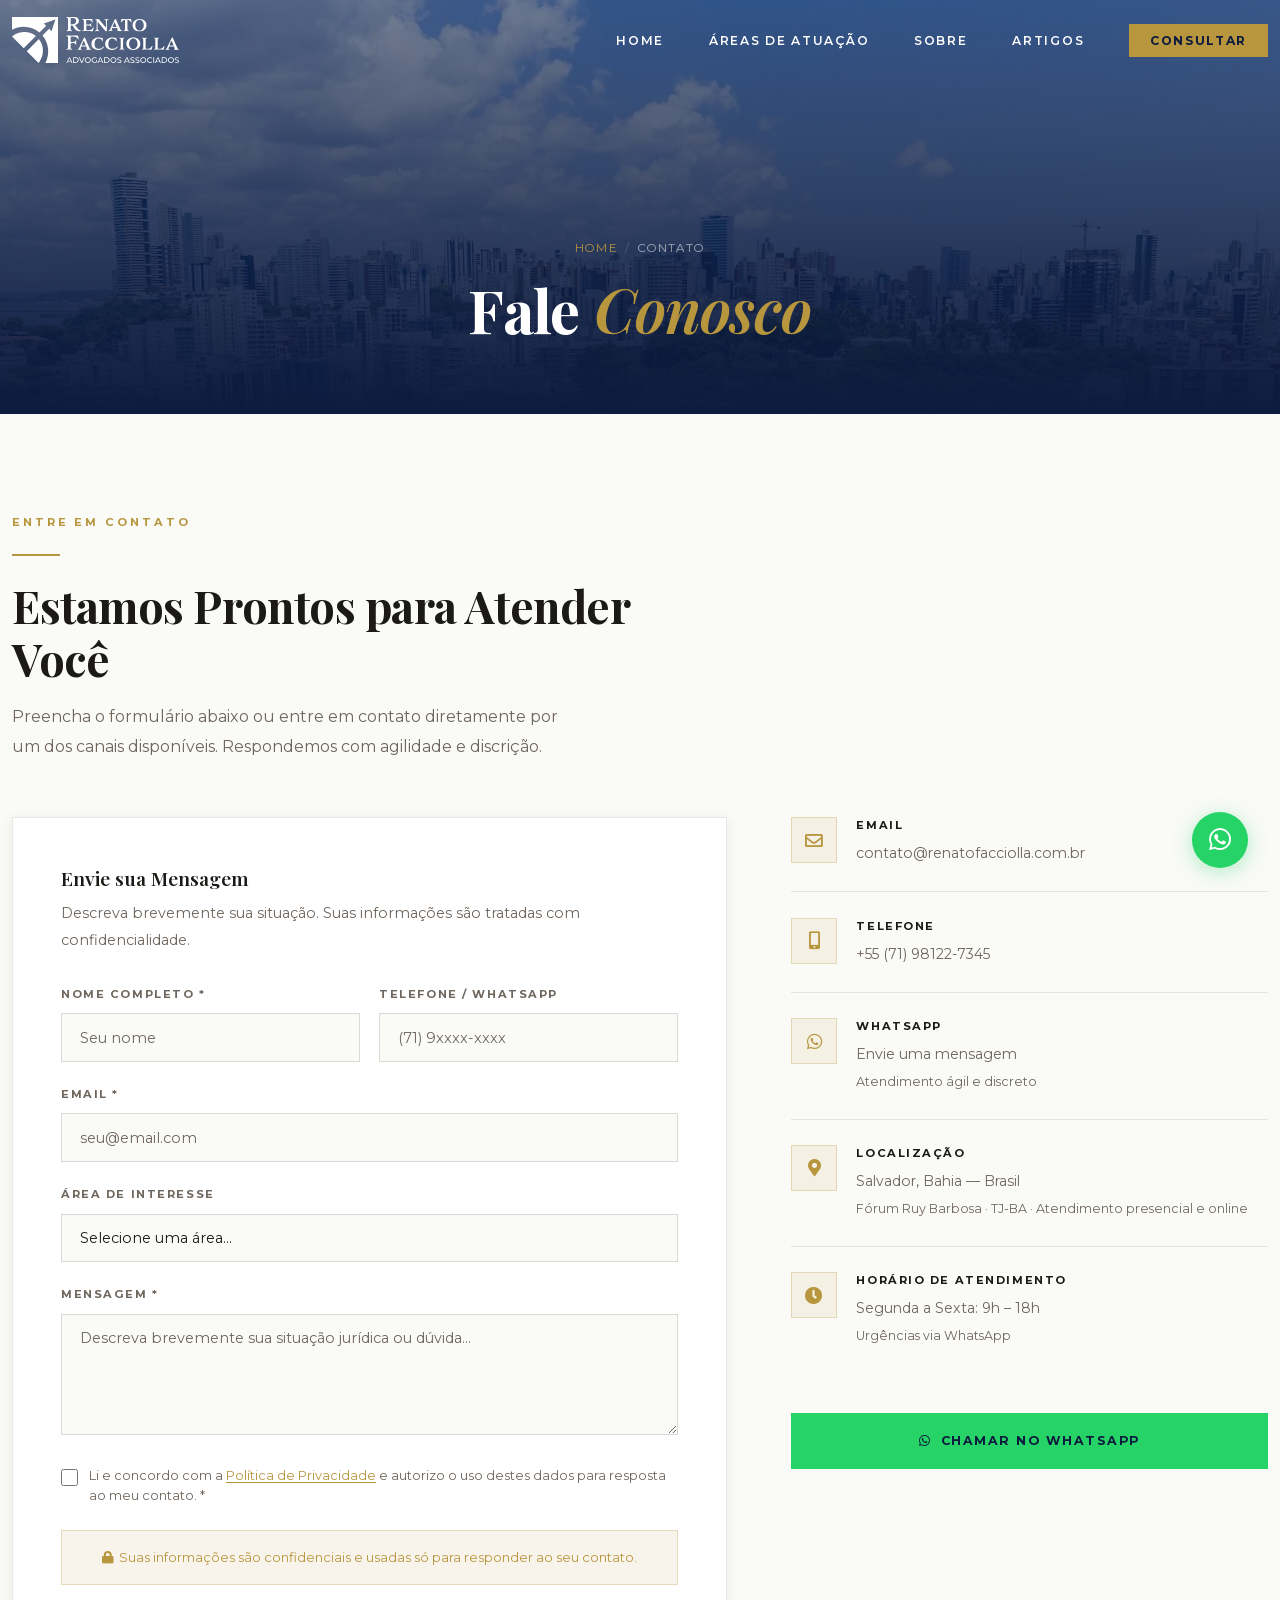
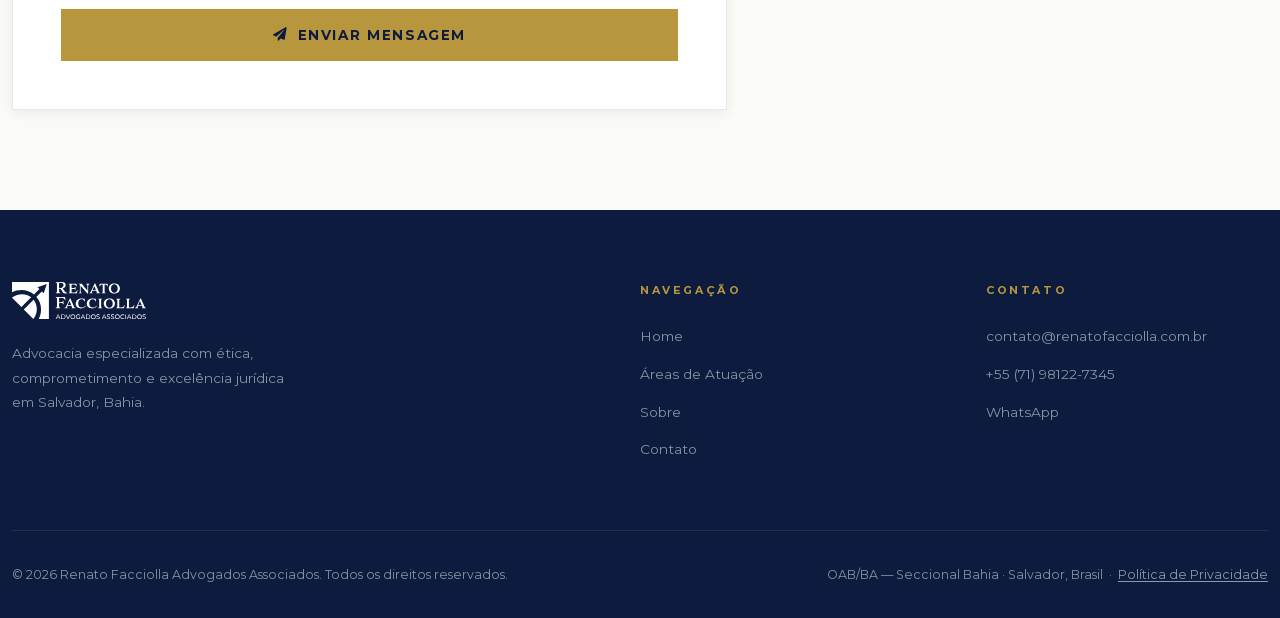
<file: contato.html>
<!DOCTYPE html>
<html lang="pt-BR">
<head>
  <meta charset="UTF-8">
  <meta name="viewport" content="width=device-width, initial-scale=1.0">
  <title>Contato | Advogado em Salvador BA — Renato Facciolla Advogados</title>
  <meta name="description" content="Fale com o escritório Renato Facciolla em Salvador, Bahia. Atendimento via WhatsApp, email e telefone. Segunda a sexta, 9h–18h. Consulta discreta.">
  <link rel="canonical" href="https://renatofacciolla.com.br/contato.html">
  <meta http-equiv="Content-Security-Policy" content="default-src 'self'; script-src 'self'; style-src 'self' 'unsafe-inline'; img-src 'self' data:; font-src 'self'; connect-src 'self' https://api.web3forms.com; form-action 'self' mailto: https://api.web3forms.com; base-uri 'self'; object-src 'none'">
  <meta name="referrer" content="strict-origin-when-cross-origin">
  <meta name="theme-color" content="#0D1B3E">
  <link rel="icon" href="/favicon.ico" sizes="32x32">
  <link rel="icon" href="/favicon.svg" type="image/svg+xml">
  <link rel="apple-touch-icon" href="/apple-touch-icon.png">
  <meta property="og:type" content="website">
  <meta property="og:locale" content="pt_BR">
  <meta property="og:site_name" content="Renato Facciolla Advogados Associados">
  <meta property="og:title" content="Contato | Advogado em Salvador BA — Renato Facciolla Advogados">
  <meta property="og:description" content="Fale com o escritório Renato Facciolla em Salvador, Bahia. Atendimento via WhatsApp, email e telefone. Segunda a sexta, 9h–18h. Consulta discreta.">
  <meta property="og:url" content="https://renatofacciolla.com.br/contato.html">
  <meta property="og:image" content="https://renatofacciolla.com.br/assets/images/og-image.jpg">
  <meta property="og:image:width" content="1200">
  <meta property="og:image:height" content="630">
  <meta name="twitter:card" content="summary_large_image">

  <!-- Schema.org: ContactPage + LegalService -->
  <script type="application/ld+json">
{
  "@context": "https://schema.org",
  "@graph": [
    {
      "@type": "ContactPage",
      "@id": "https://renatofacciolla.com.br/contato.html#webpage",
      "url": "https://renatofacciolla.com.br/contato.html",
      "name": "Contato | Advogado em Salvador BA — Renato Facciolla Advogados",
      "isPartOf": {
        "@type": "WebSite",
        "url": "https://renatofacciolla.com.br/"
      },
      "breadcrumb": {
        "@type": "BreadcrumbList",
        "itemListElement": [
          {
            "@type": "ListItem",
            "position": 1,
            "name": "Home",
            "item": "https://renatofacciolla.com.br/"
          },
          {
            "@type": "ListItem",
            "position": 2,
            "name": "Contato",
            "item": "https://renatofacciolla.com.br/contato.html"
          }
        ]
      },
      "about": {
        "@id": "https://renatofacciolla.com.br/#firm"
      },
      "inLanguage": "pt-BR"
    },
    {
      "@type": [
        "LegalService",
        "LocalBusiness"
      ],
      "@id": "https://renatofacciolla.com.br/#firm",
      "name": "Renato Facciolla Advogados Associados",
      "telephone": "+55-71-98122-7345",
      "email": "contato@renatofacciolla.com.br",
      "address": {
        "@type": "PostalAddress",
        "addressLocality": "Salvador",
        "addressRegion": "BA",
        "addressCountry": "BR"
      },
      "openingHoursSpecification": {
        "@type": "OpeningHoursSpecification",
        "dayOfWeek": [
          "Monday",
          "Tuesday",
          "Wednesday",
          "Thursday",
          "Friday"
        ],
        "opens": "09:00",
        "closes": "18:00"
      },
      "url": "https://renatofacciolla.com.br/"
    }
  ]
}
  </script>


  <!-- Font Awesome -->

  <!-- Stylesheet -->
  <link rel="preload" href="assets/fonts/Montserrat-normal-latin.woff2" as="font" type="font/woff2" crossorigin>
  <link rel="stylesheet" href="assets/css/fonts.css">
  <link rel="stylesheet" href="assets/vendor/fontawesome/css/all.min.css">
  <link rel="stylesheet" href="assets/css/main.css?v=20261116a">

</head>
<body>

  <!-- ══ NAVBAR ══════════════════════════════════════════════ -->
  <nav id="mainNav" aria-label="Navegação principal">
    <div class="nav-inner">
      <a class="navbar-brand" href="./" aria-label="RF Advogados — Início">
        <img src="assets/images/RF-Logo.svg" alt="Renato Facciolla Advogados" height="36">
      </a>
      <button class="nav-toggle" aria-label="Abrir menu" aria-expanded="false">
        <span></span><span></span><span></span>
      </button>
      <ul class="nav-links" role="list">
        <li><a href="./">Home</a></li>
        <li><a href="areas.html">Áreas de Atuação</a></li>
        <li><a href="sobre.html">Sobre</a></li>
        <li><a href="artigos/">Artigos</a></li>
        <li><a href="contato.html" class="nav-cta">Consultar</a></li>
      </ul>
    </div>
  </nav>

  <!-- ══ PAGE HERO ══════════════════════════════════════════ -->
  <section class="page-hero" aria-label="Contato">
    <div class="container">
      <div class="page-hero-content">
        <nav class="breadcrumb-nav" aria-label="Breadcrumb">
          <a href="./">Home</a>
          <span class="sep">/</span>
          <span>Contato</span>
        </nav>
        <h1>Fale<br><em>Conosco</em></h1>
      </div>
    </div>
  </section>

  <!-- ══ CONTACT MAIN ════════════════════════════════════════ -->
  <section class="contact-full section-pad">
    <div class="container">

      <div class="section-header fade-in" style="max-width:640px; margin-bottom:3.5rem">
        <div class="eyebrow">Entre em Contato</div>
        <div class="divider"></div>
        <h2>Estamos Prontos para Atender Você</h2>
        <p>
          Preencha o formulário abaixo ou entre em contato diretamente por um dos
          canais disponíveis. Respondemos com agilidade e discrição.
        </p>
      </div>

      <div class="contact-grid">

        <!-- Form -->
        <div class="contact-form-wrap fade-in">
          <h3>Envie sua Mensagem</h3>
          <p>Descreva brevemente sua situação. Suas informações são tratadas com confidencialidade.</p>

          <form
            id="contactForm"
            action="mailto:contato@renatofacciolla.com.br"
            method="post"
            enctype="text/plain"
            data-web3forms-key=""
          >
            <div class="form-row">
              <div class="form-group">
                <label for="nome">Nome Completo *</label>
                <input
                  type="text"
                  id="nome"
                  name="nome"
                  class="form-control"
                  placeholder="Seu nome"
                  required
                  autocomplete="name"
                >
              </div>
              <div class="form-group">
                <label for="telefone">Telefone / WhatsApp</label>
                <input
                  type="tel"
                  id="telefone"
                  name="telefone"
                  class="form-control"
                  placeholder="(71) 9xxxx-xxxx"
                  autocomplete="tel"
                >
              </div>
            </div>

            <div class="form-group">
              <label for="email">Email *</label>
              <input
                type="email"
                id="email"
                name="email"
                class="form-control"
                placeholder="seu@email.com"
                required
                autocomplete="email"
              >
            </div>

            <div class="form-group">
              <label for="area">Área de Interesse</label>
              <select id="area" name="area" class="form-control">
                <option value="" disabled selected>Selecione uma área…</option>
                <option value="civil">Direito Civil</option>
                <option value="trabalhista">Direito Trabalhista</option>
                <option value="empresarial">Direito Empresarial</option>
                <option value="extrajudicial">Consultoria Extrajudicial</option>
                <option value="escrituras">Escrituras e Inventários</option>
                <option value="outro">Outro / Não sei ainda</option>
              </select>
            </div>

            <div class="form-group">
              <label for="mensagem">Mensagem *</label>
              <textarea
                id="mensagem"
                name="mensagem"
                class="form-control"
                rows="5"
                placeholder="Descreva brevemente sua situação jurídica ou dúvida…"
                required
              ></textarea>
            </div>

            <div class="form-consent">
              <input type="checkbox" id="consent" name="consentimento" required>
              <label for="consent">Li e concordo com a <a href="politica-de-privacidade.html" target="_blank" rel="noopener">Política de Privacidade</a> e autorizo o uso destes dados para resposta ao meu contato. *</label>
            </div>
            <div class="notice-banner" role="note" style="margin-bottom:1.5rem; margin-top:0">
              <i class="fas fa-lock" aria-hidden="true"></i>
              &nbsp;Suas informações são confidenciais e usadas só para responder ao seu contato.
            </div>

            <button type="submit" class="btn-primary" style="width:100%; justify-content:center; font-size:0.85rem">
              <i class="fas fa-paper-plane" aria-hidden="true"></i> Enviar Mensagem
            </button>
            <p class="form-status" role="status" aria-live="polite"></p>
          </form>
        </div>

        <!-- Info panel -->
        <div class="contact-info-panel fade-in" data-delay="140">

          <div class="contact-info-item">
            <div class="ci-icon">
              <i class="far fa-envelope" aria-hidden="true"></i>
            </div>
            <div class="ci-text">
              <h4>Email</h4>
              <a href="mailto:contato@renatofacciolla.com.br">
                contato@renatofacciolla.com.br
              </a>
            </div>
          </div>

          <div class="contact-info-item">
            <div class="ci-icon">
              <i class="fas fa-mobile-alt" aria-hidden="true"></i>
            </div>
            <div class="ci-text">
              <h4>Telefone</h4>
              <a href="tel:+5571981227345">+55 (71) 98122-7345</a>
            </div>
          </div>

          <div class="contact-info-item">
            <div class="ci-icon">
              <i class="fab fa-whatsapp" aria-hidden="true"></i>
            </div>
            <div class="ci-text">
              <h4>WhatsApp</h4>
              <a href="#" class="wz-link">Envie uma mensagem</a>
              <p style="font-size:0.78rem; margin-top:0.2rem">Atendimento ágil e discreto</p>
            </div>
          </div>

          <div class="contact-info-item">
            <div class="ci-icon">
              <i class="fas fa-map-marker-alt" aria-hidden="true"></i>
            </div>
            <div class="ci-text">
              <h4>Localização</h4>
              <p>Salvador, Bahia — Brasil</p>
              <p style="font-size:0.78rem; margin-top:0.2rem">Fórum Ruy Barbosa · TJ-BA · Atendimento presencial e online</p>
            </div>
          </div>

          <div class="contact-info-item" style="border-bottom:none">
            <div class="ci-icon">
              <i class="fas fa-clock" aria-hidden="true"></i>
            </div>
            <div class="ci-text">
              <h4>Horário de Atendimento</h4>
              <p>Segunda a Sexta: 9h – 18h</p>
              <p style="font-size:0.78rem; margin-top:0.2rem">Urgências via WhatsApp</p>
            </div>
          </div>

          <!-- WhatsApp CTA -->
          <div style="margin-top:2.5rem">
            <a href="#" class="btn-primary wz-link" style="width:100%; justify-content:center; background:#25D366; border-color:#25D366">
              <i class="fab fa-whatsapp" aria-hidden="true"></i> Chamar no WhatsApp
            </a>
          </div>

        </div>

      </div>
    </div>
  </section>

  <!-- ══ FOOTER ═════════════════════════════════════════════ -->
  <footer class="site-footer">
    <div class="container">
      <div class="footer-inner">

        <div class="footer-brand">
          <img src="assets/images/RF-Logo.svg" alt="Renato Facciolla Advogados">
          <p>Advocacia especializada com ética, comprometimento e excelência
             jurídica em Salvador, Bahia.</p>
        </div>

        <div class="footer-col">
          <h3>Navegação</h3>
          <ul>
            <li><a href="./">Home</a></li>
            <li><a href="areas.html">Áreas de Atuação</a></li>
            <li><a href="sobre.html">Sobre</a></li>
            <li><a href="contato.html">Contato</a></li>
          </ul>
        </div>

        <div class="footer-col">
          <h3>Contato</h3>
          <ul>
            <li><a href="mailto:contato@renatofacciolla.com.br">contato@renatofacciolla.com.br</a></li>
            <li><a href="tel:+5571981227345">+55 (71) 98122-7345</a></li>
            <li><a href="#" class="wz-link">WhatsApp</a></li>
          </ul>
        </div>

      </div>

      <div class="footer-bottom">
        <p>© <span id="copy-year">2024</span> Renato Facciolla Advogados Associados. Todos os direitos reservados.</p>
        <p>OAB/BA — Seccional Bahia · Salvador, Brasil &nbsp;·&nbsp; <a href="politica-de-privacidade.html">Política de Privacidade</a></p>
      </div>
    </div>
  </footer>

  <!-- ══ WHATSAPP FLOAT ═══════════════════════════════════════ -->
  <a href="#" class="wz-float" aria-label="Contato via WhatsApp" title="WhatsApp">
    <i class="fab fa-whatsapp" aria-hidden="true"></i>
  </a>

  <!-- Scripts -->
  <script src="assets/js/main.js?v=20261113"></script>

</body>
</html>
</file>
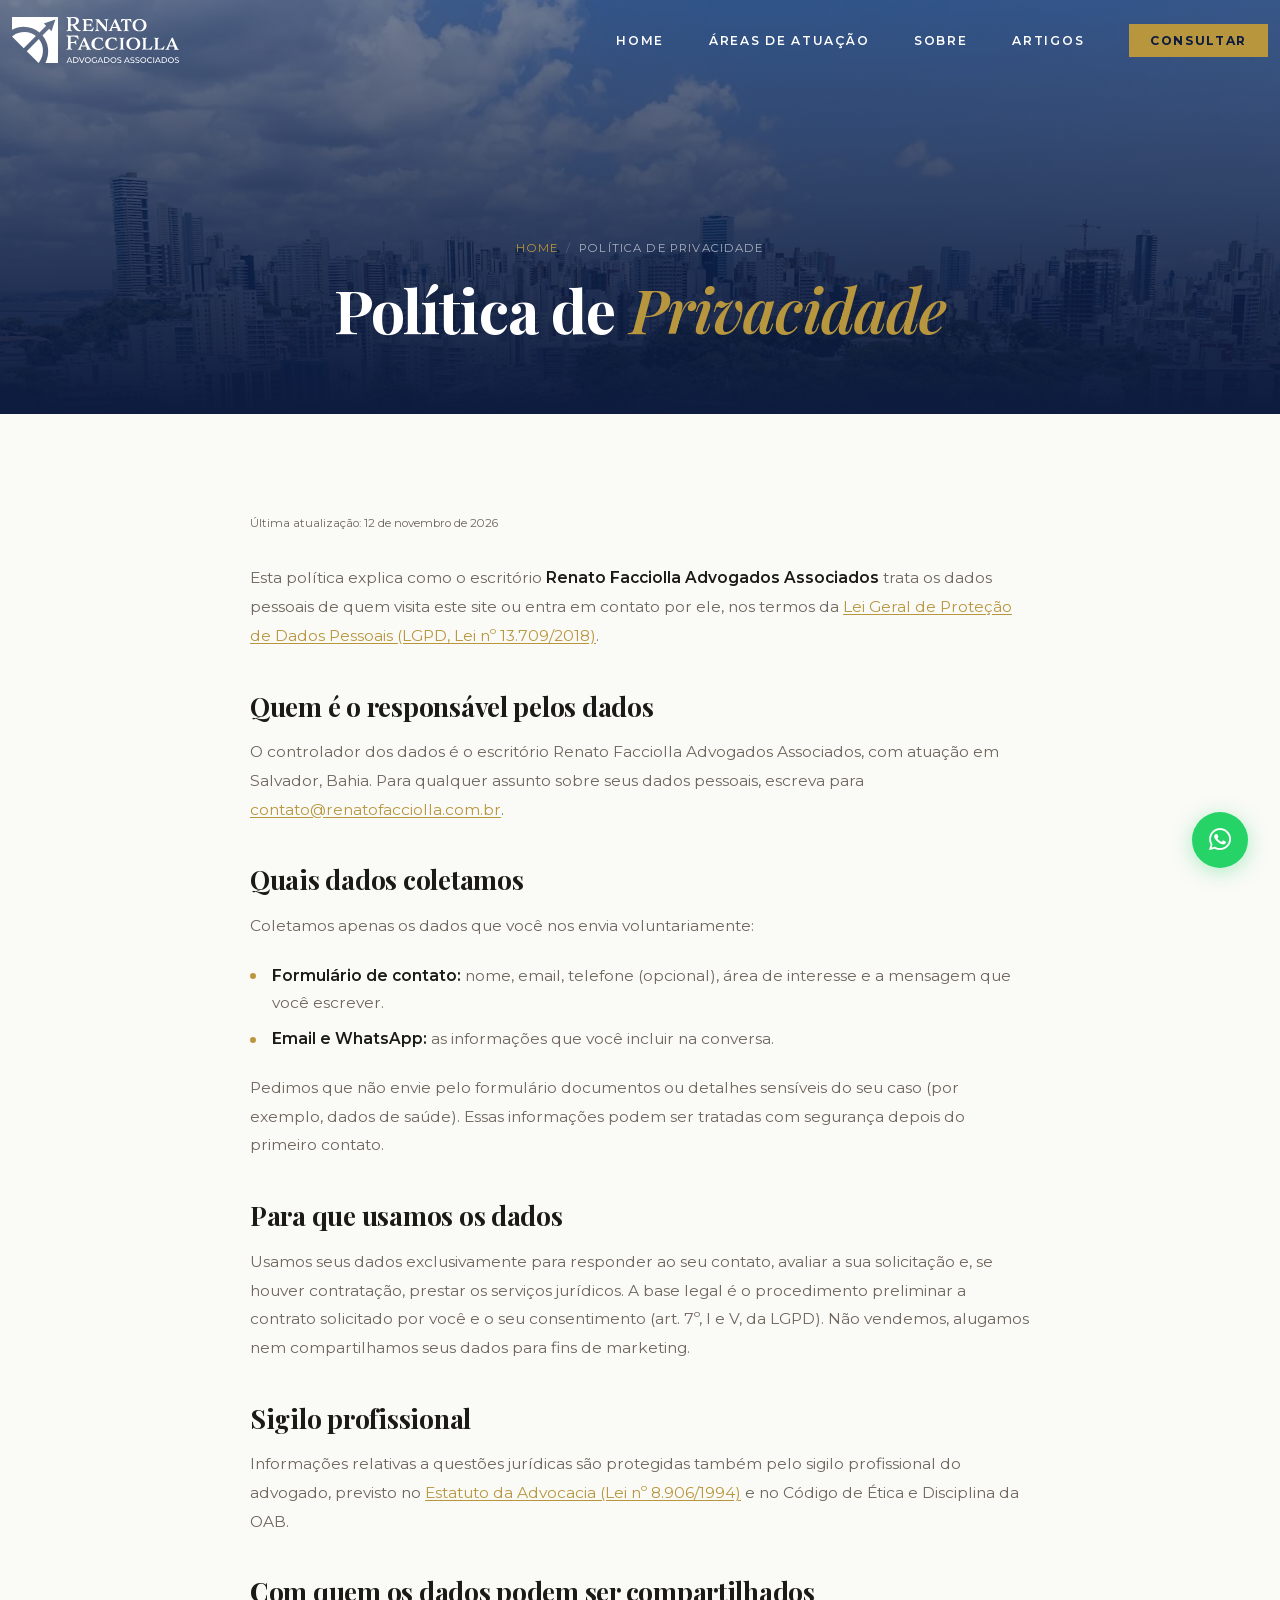
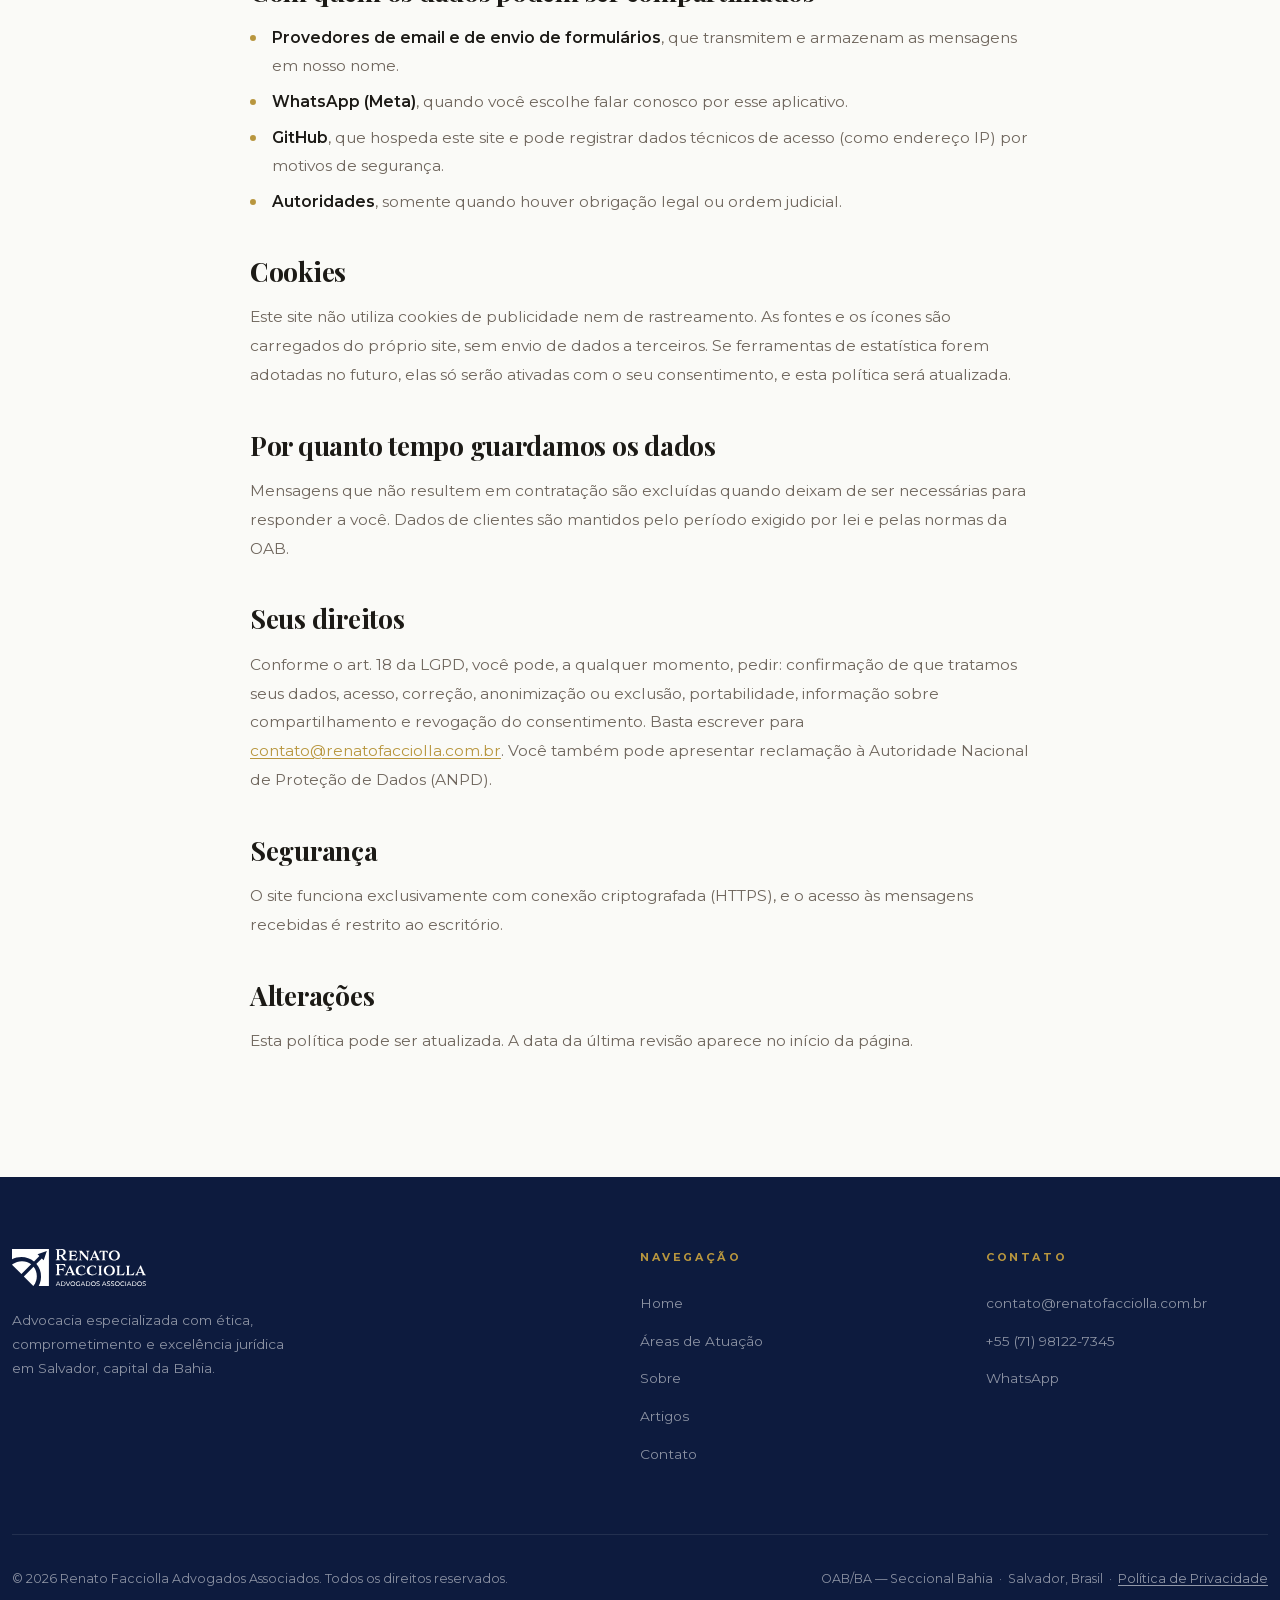
<file: politica-de-privacidade.html>
<!DOCTYPE html>
<html lang="pt-BR">
<head>
  <meta charset="UTF-8">
  <meta name="viewport" content="width=device-width, initial-scale=1.0">
  <title>Política de Privacidade | Renato Facciolla Advogados Associados</title>
  <meta name="description" content="Como o escritório Renato Facciolla Advogados Associados coleta, usa e protege os dados pessoais enviados pelo site, em conformidade com a LGPD (Lei nº 13.709/2018).">
  <link rel="canonical" href="https://renatofacciolla.com.br/politica-de-privacidade.html">
  <meta http-equiv="Content-Security-Policy" content="default-src 'self'; script-src 'self'; style-src 'self' 'unsafe-inline'; img-src 'self' data:; font-src 'self'; connect-src 'self' https://api.web3forms.com; form-action 'self' mailto: https://api.web3forms.com; base-uri 'self'; object-src 'none'">
  <meta name="referrer" content="strict-origin-when-cross-origin">
  <meta name="theme-color" content="#0D1B3E">
  <link rel="icon" href="/favicon.ico" sizes="32x32">
  <link rel="icon" href="/favicon.svg" type="image/svg+xml">
  <link rel="apple-touch-icon" href="/apple-touch-icon.png">
  <meta property="og:type" content="website">
  <meta property="og:locale" content="pt_BR">
  <meta property="og:site_name" content="Renato Facciolla Advogados Associados">
  <meta property="og:title" content="Política de Privacidade | Renato Facciolla Advogados Associados">
  <meta property="og:description" content="Como o escritório Renato Facciolla Advogados Associados coleta, usa e protege os dados pessoais enviados pelo site, em conformidade com a LGPD (Lei nº 13.709/2018).">
  <meta property="og:url" content="https://renatofacciolla.com.br/politica-de-privacidade.html">
  <meta property="og:image" content="https://renatofacciolla.com.br/assets/images/og-image.jpg">
  <meta property="og:image:width" content="1200">
  <meta property="og:image:height" content="630">
  <meta name="twitter:card" content="summary_large_image">

  <link rel="preload" href="assets/fonts/Montserrat-normal-latin.woff2" as="font" type="font/woff2" crossorigin>
  <link rel="stylesheet" href="assets/css/fonts.css">
  <link rel="stylesheet" href="assets/vendor/fontawesome/css/all.min.css">
  <link rel="stylesheet" href="assets/css/main.css?v=20261116a">
</head>
<body>

  <nav id="mainNav" aria-label="Navegação principal">
    <div class="nav-inner">
      <a class="navbar-brand" href="./" aria-label="RF Advogados — Início">
        <img src="assets/images/RF-Logo.svg" alt="Renato Facciolla Advogados" height="36">
      </a>
      <button class="nav-toggle" aria-label="Abrir menu" aria-expanded="false">
        <span></span><span></span><span></span>
      </button>
      <ul class="nav-links" role="list">
        <li><a href="./">Home</a></li>
        <li><a href="areas.html">Áreas de Atuação</a></li>
        <li><a href="sobre.html">Sobre</a></li>
        <li><a href="artigos/">Artigos</a></li>
        <li><a href="contato.html" class="nav-cta">Consultar</a></li>
      </ul>
    </div>
  </nav>

  <section class="page-hero" aria-label="Política de Privacidade">
    <div class="container">
      <nav class="breadcrumb-nav" aria-label="Breadcrumb">
        <a href="./">Home</a>
        <span class="sep">/</span>
        <span>Política de Privacidade</span>
      </nav>
      <h1>Política de<br><em>Privacidade</em></h1>
    </div>
  </section>

  <!-- RASCUNHO: revisar com o Dr.&nbsp;Renato antes de publicar (razão social/CNPJ,
       endereço e, se ativado, o serviço de envio do formulário). -->
  <section class="article-layout section-pad">
    <div class="container">
      <article class="article-body" style="max-width:780px;margin:0 auto">

        <div class="article-meta">
          <span>Última atualização: 12 de novembro de 2026</span>
        </div>

        <p>Esta política explica como o escritório <strong>Renato Facciolla Advogados Associados</strong> trata os dados pessoais de quem visita este site ou entra em contato por ele, nos termos da <a href="https://www.planalto.gov.br/ccivil_03/_ato2015-2018/2018/lei/l13709.htm" target="_blank" rel="noopener">Lei Geral de Proteção de Dados Pessoais (LGPD, Lei nº 13.709/2018)</a>.</p>

        <h2>Quem é o responsável pelos dados</h2>
        <p>O controlador dos dados é o escritório Renato Facciolla Advogados Associados, com atuação em Salvador, Bahia. Para qualquer assunto sobre seus dados pessoais, escreva para <a href="mailto:contato@renatofacciolla.com.br">contato@renatofacciolla.com.br</a>.</p>

        <h2>Quais dados coletamos</h2>
        <p>Coletamos apenas os dados que você nos envia voluntariamente:</p>
        <ul>
          <li><strong>Formulário de contato:</strong> nome, email, telefone (opcional), área de interesse e a mensagem que você escrever.</li>
          <li><strong>Email e WhatsApp:</strong> as informações que você incluir na conversa.</li>
        </ul>
        <p>Pedimos que não envie pelo formulário documentos ou detalhes sensíveis do seu caso (por exemplo, dados de saúde). Essas informações podem ser tratadas com segurança depois do primeiro contato.</p>

        <h2>Para que usamos os dados</h2>
        <p>Usamos seus dados exclusivamente para responder ao seu contato, avaliar a sua solicitação e, se houver contratação, prestar os serviços jurídicos. A base legal é o procedimento preliminar a contrato solicitado por você e o seu consentimento (art. 7º, I e V, da LGPD). Não vendemos, alugamos nem compartilhamos seus dados para fins de marketing.</p>

        <h2>Sigilo profissional</h2>
        <p>Informações relativas a questões jurídicas são protegidas também pelo sigilo profissional do advogado, previsto no <a href="https://www.planalto.gov.br/ccivil_03/leis/l8906.htm" target="_blank" rel="noopener">Estatuto da Advocacia (Lei nº 8.906/1994)</a> e no Código de Ética e Disciplina da OAB.</p>

        <h2>Com quem os dados podem ser compartilhados</h2>
        <ul>
          <li><strong>Provedores de email e de envio de formulários</strong>, que transmitem e armazenam as mensagens em nosso nome.</li>
          <li><strong>WhatsApp (Meta)</strong>, quando você escolhe falar conosco por esse aplicativo.</li>
          <li><strong>GitHub</strong>, que hospeda este site e pode registrar dados técnicos de acesso (como endereço IP) por motivos de segurança.</li>
          <li><strong>Autoridades</strong>, somente quando houver obrigação legal ou ordem judicial.</li>
        </ul>

        <h2>Cookies</h2>
        <p>Este site não utiliza cookies de publicidade nem de rastreamento. As fontes e os ícones são carregados do próprio site, sem envio de dados a terceiros. Se ferramentas de estatística forem adotadas no futuro, elas só serão ativadas com o seu consentimento, e esta política será atualizada.</p>

        <h2>Por quanto tempo guardamos os dados</h2>
        <p>Mensagens que não resultem em contratação são excluídas quando deixam de ser necessárias para responder a você. Dados de clientes são mantidos pelo período exigido por lei e pelas normas da OAB.</p>

        <h2>Seus direitos</h2>
        <p>Conforme o art. 18 da LGPD, você pode, a qualquer momento, pedir: confirmação de que tratamos seus dados, acesso, correção, anonimização ou exclusão, portabilidade, informação sobre compartilhamento e revogação do consentimento. Basta escrever para <a href="mailto:contato@renatofacciolla.com.br">contato@renatofacciolla.com.br</a>. Você também pode apresentar reclamação à Autoridade Nacional de Proteção de Dados (ANPD).</p>

        <h2>Segurança</h2>
        <p>O site funciona exclusivamente com conexão criptografada (HTTPS), e o acesso às mensagens recebidas é restrito ao escritório.</p>

        <h2>Alterações</h2>
        <p>Esta política pode ser atualizada. A data da última revisão aparece no início da página.</p>

      </article>
    </div>
  </section>

  <footer class="site-footer">
    <div class="container">
      <div class="footer-inner">
        <div class="footer-brand">
          <img src="assets/images/RF-Logo.svg" alt="Renato Facciolla Advogados">
          <p>Advocacia especializada com ética, comprometimento e excelência jurídica em Salvador, capital da Bahia.</p>
        </div>
        <div class="footer-col">
          <h3>Navegação</h3>
          <ul>
            <li><a href="./">Home</a></li>
            <li><a href="areas.html">Áreas de Atuação</a></li>
            <li><a href="sobre.html">Sobre</a></li>
            <li><a href="artigos/">Artigos</a></li>
            <li><a href="contato.html">Contato</a></li>
          </ul>
        </div>
        <div class="footer-col">
          <h3>Contato</h3>
          <ul>
            <li><a href="mailto:contato@renatofacciolla.com.br">contato@renatofacciolla.com.br</a></li>
            <li><a href="tel:+5571981227345">+55 (71) 98122-7345</a></li>
            <li><a href="#" class="wz-link">WhatsApp</a></li>
          </ul>
        </div>
      </div>
      <div class="footer-bottom">
        <p>© <span id="copy-year">2026</span> Renato Facciolla Advogados Associados. Todos os direitos reservados.</p>
        <p>OAB/BA — Seccional Bahia &nbsp;·&nbsp; Salvador, Brasil &nbsp;·&nbsp; <a href="politica-de-privacidade.html">Política de Privacidade</a></p>
      </div>
    </div>
  </footer>

  <a href="#" class="wz-float" aria-label="Contato via WhatsApp" title="WhatsApp">
    <i class="fab fa-whatsapp" aria-hidden="true"></i>
  </a>

  <script src="assets/js/main.js?v=20261113"></script>
</body>
</html>
</file>
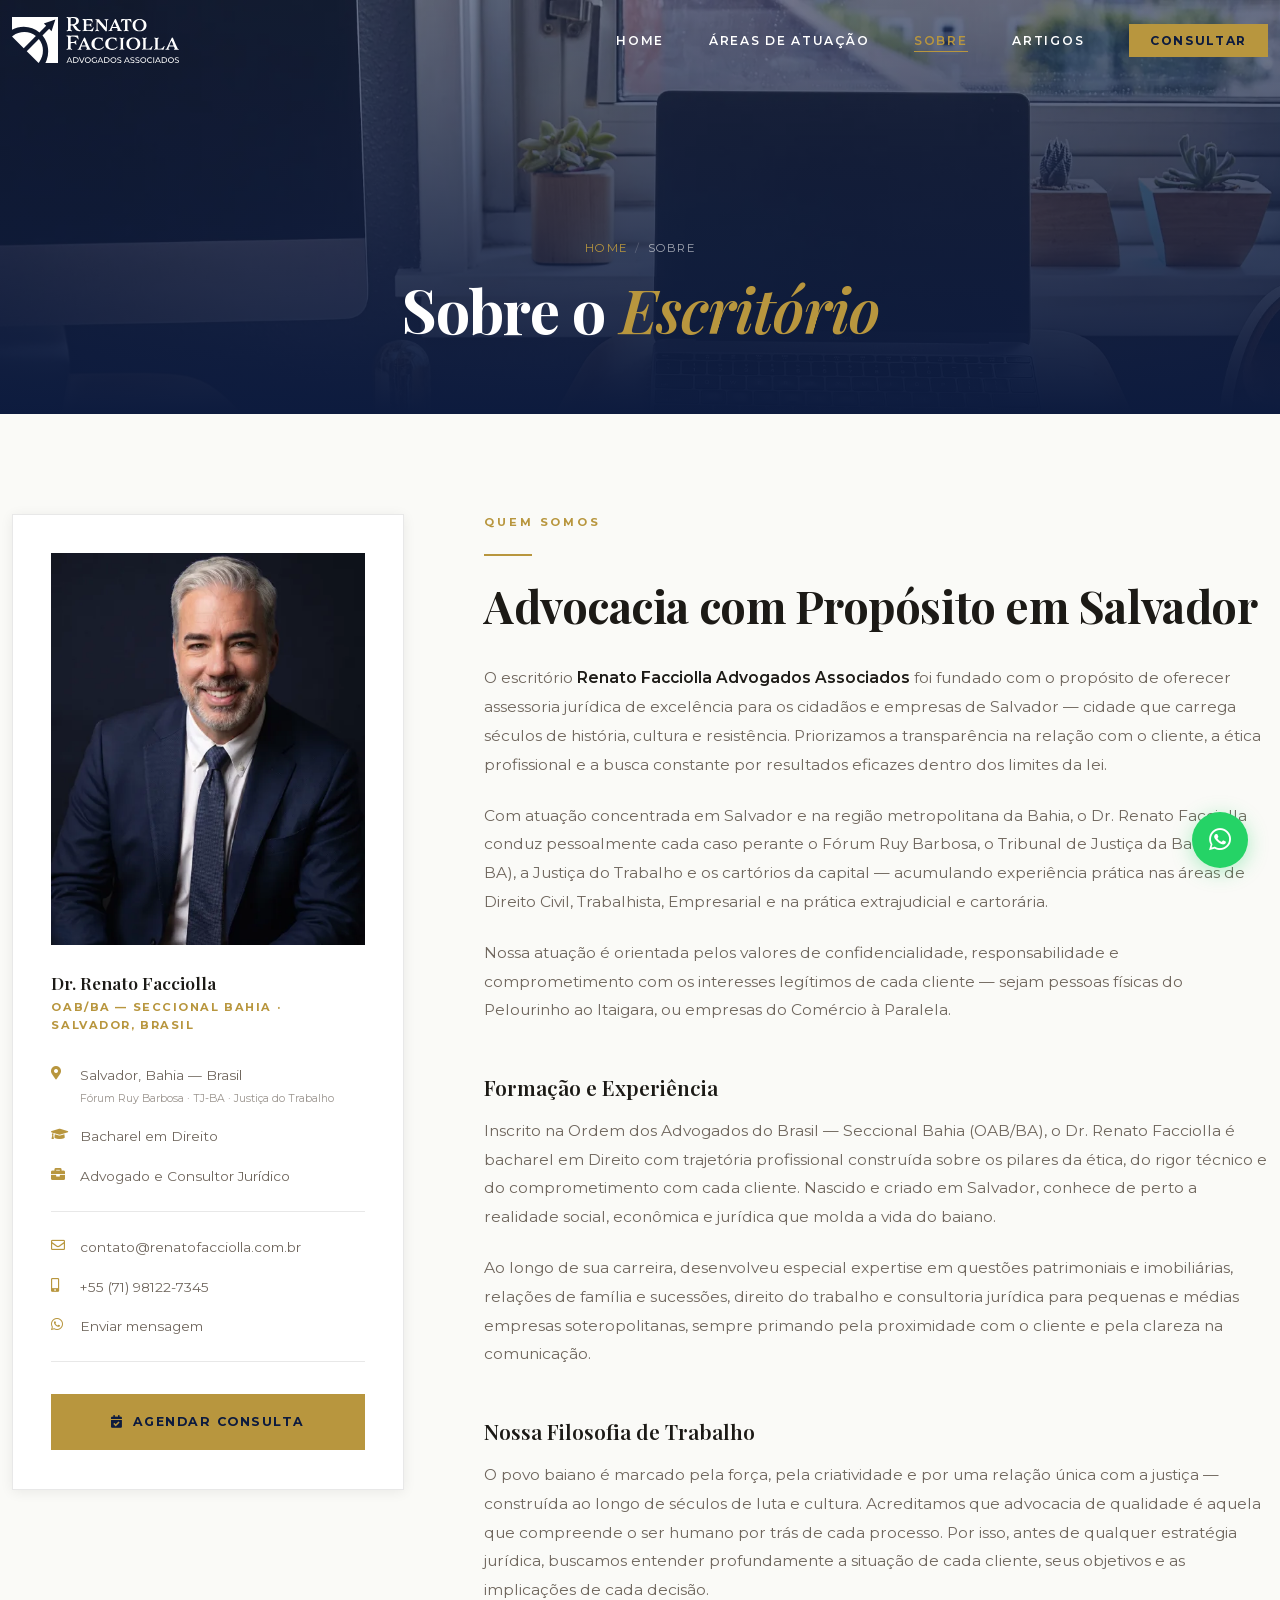
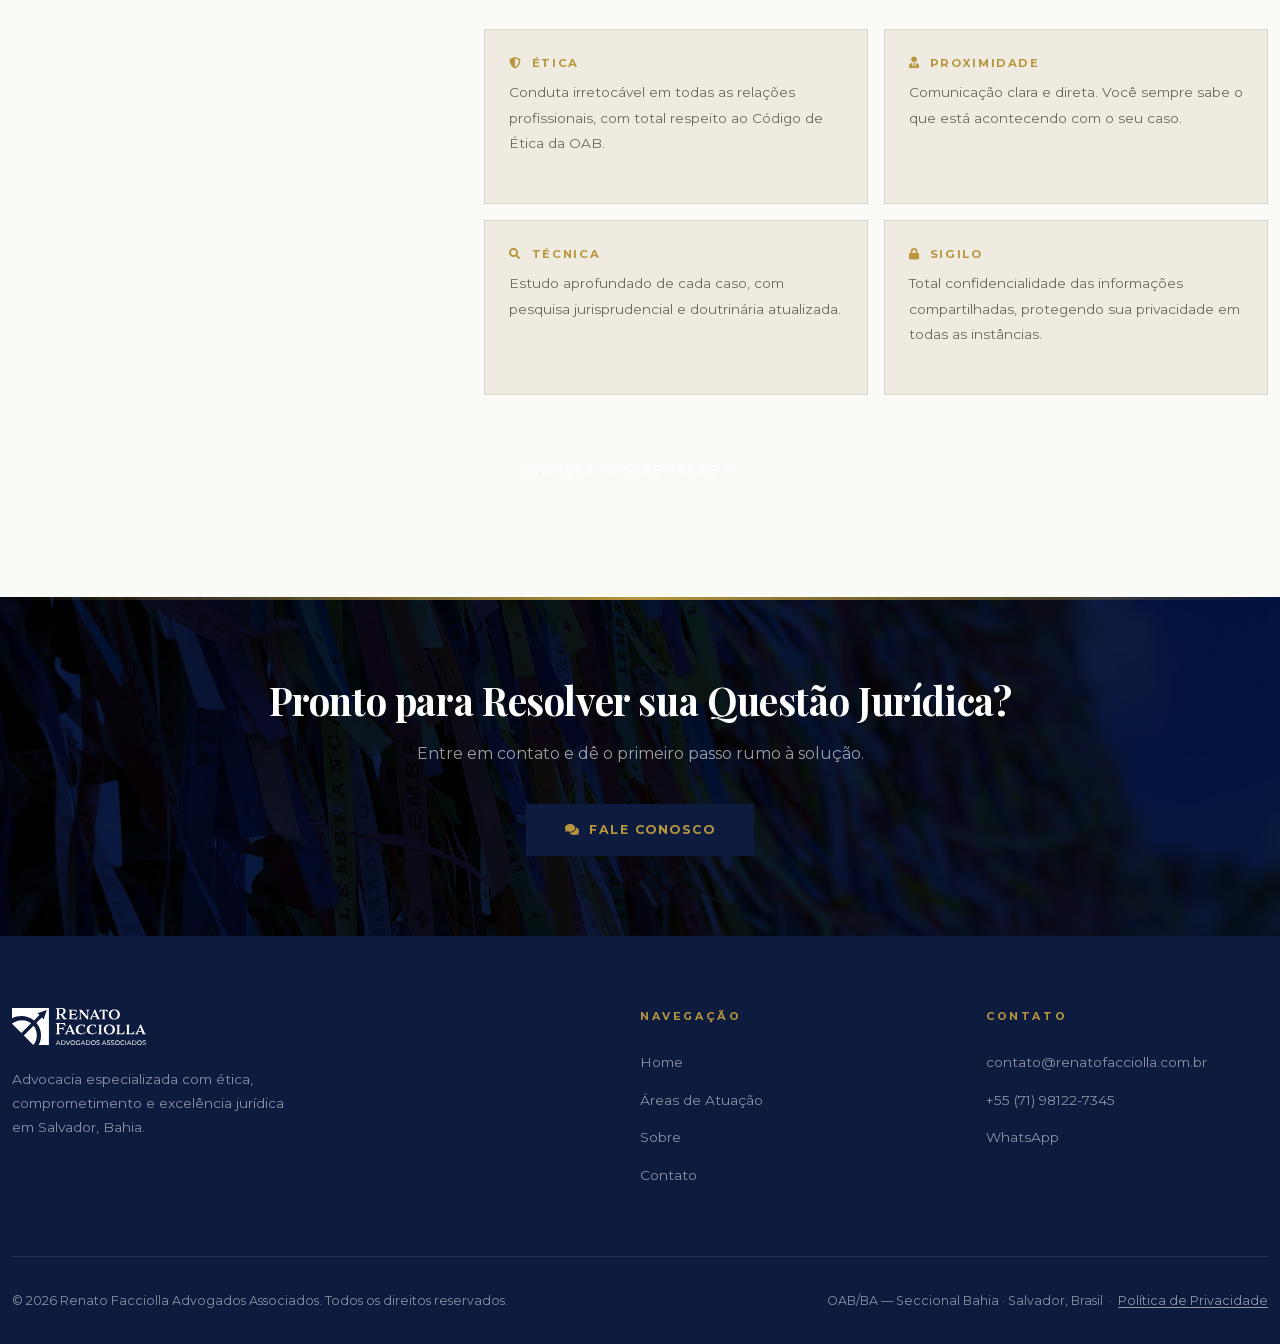
<file: sobre.html>
<!DOCTYPE html>
<html lang="pt-BR">
<head>
  <meta charset="UTF-8">
  <meta name="viewport" content="width=device-width, initial-scale=1.0">
  <title>Sobre o Escritório | Dr. Renato Facciolla — Advogado OAB/BA em Salvador</title>
  <meta name="description" content="Conheça o Dr. Renato Facciolla, advogado inscrito na OAB/BA. Atuação em Salvador e Bahia com ética, rigor técnico e comprometimento com cada cliente.">
  <link rel="canonical" href="https://renatofacciolla.com.br/sobre.html">
  <meta http-equiv="Content-Security-Policy" content="default-src 'self'; script-src 'self'; style-src 'self' 'unsafe-inline'; img-src 'self' data:; font-src 'self'; connect-src 'self' https://api.web3forms.com; form-action 'self' mailto: https://api.web3forms.com; base-uri 'self'; object-src 'none'">
  <meta name="referrer" content="strict-origin-when-cross-origin">
  <meta name="theme-color" content="#0D1B3E">
  <link rel="icon" href="/favicon.ico" sizes="32x32">
  <link rel="icon" href="/favicon.svg" type="image/svg+xml">
  <link rel="apple-touch-icon" href="/apple-touch-icon.png">
  <meta property="og:type" content="website">
  <meta property="og:locale" content="pt_BR">
  <meta property="og:site_name" content="Renato Facciolla Advogados Associados">
  <meta property="og:title" content="Sobre o Escritório | Dr. Renato Facciolla — Advogado OAB/BA em Salvador">
  <meta property="og:description" content="Conheça o Dr. Renato Facciolla, advogado inscrito na OAB/BA. Atuação em Salvador e Bahia com ética, rigor técnico e comprometimento com cada cliente.">
  <meta property="og:url" content="https://renatofacciolla.com.br/sobre.html">
  <meta property="og:image" content="https://renatofacciolla.com.br/assets/images/og-image.jpg">
  <meta property="og:image:width" content="1200">
  <meta property="og:image:height" content="630">
  <meta name="twitter:card" content="summary_large_image">

  <!-- Schema.org: Attorney -->
  <script type="application/ld+json">
{
  "@context": "https://schema.org",
  "@graph": [
    {
      "@type": "Attorney",
      "@id": "https://renatofacciolla.com.br/#attorney",
      "name": "Renato Facciolla",
      "honorificPrefix": "Dr.",
      "jobTitle": "Advogado",
      "description": "Advogado inscrito na OAB/BA com atuação em Salvador, Bahia. Especializado em Direito Civil, Trabalhista, Empresarial e prática extrajudicial.",
      "url": "https://renatofacciolla.com.br/sobre.html",
      "telephone": "+55-71-98122-7345",
      "email": "contato@renatofacciolla.com.br",
      "address": {
        "@type": "PostalAddress",
        "addressLocality": "Salvador",
        "addressRegion": "BA",
        "addressCountry": "BR"
      },
      "worksFor": {
        "@type": [
          "LegalService",
          "LocalBusiness"
        ],
        "@id": "https://renatofacciolla.com.br/#firm",
        "name": "Renato Facciolla Advogados Associados"
      },
      "memberOf": {
        "@type": "Organization",
        "name": "Ordem dos Advogados do Brasil — Seccional Bahia",
        "alternateName": "OAB/BA"
      },
      "areaServed": [
        {
          "@type": "City",
          "name": "Salvador"
        },
        {
          "@type": "State",
          "name": "Bahia"
        }
      ],
      "knowsAbout": [
        "Direito Civil",
        "Direito Trabalhista",
        "Direito Empresarial",
        "Consultoria Extrajudicial",
        "Inventários e Escrituras",
        "Direito de Família"
      ],
      "image": "https://renatofacciolla.com.br/assets/images/renato-facciolla.jpg"
    },
    {
      "@type": "WebPage",
      "@id": "https://renatofacciolla.com.br/sobre.html#webpage",
      "url": "https://renatofacciolla.com.br/sobre.html",
      "name": "Sobre o Escritório | Dr. Renato Facciolla — Advogado OAB/BA em Salvador",
      "isPartOf": {
        "@type": "WebSite",
        "url": "https://renatofacciolla.com.br/"
      },
      "breadcrumb": {
        "@type": "BreadcrumbList",
        "itemListElement": [
          {
            "@type": "ListItem",
            "position": 1,
            "name": "Home",
            "item": "https://renatofacciolla.com.br/"
          },
          {
            "@type": "ListItem",
            "position": 2,
            "name": "Sobre",
            "item": "https://renatofacciolla.com.br/sobre.html"
          }
        ]
      },
      "inLanguage": "pt-BR"
    }
  ]
}
  </script>


  <!-- Font Awesome -->

  <!-- Stylesheet -->
  <link rel="preload" href="assets/fonts/Montserrat-normal-latin.woff2" as="font" type="font/woff2" crossorigin>
  <link rel="stylesheet" href="assets/css/fonts.css">
  <link rel="stylesheet" href="assets/vendor/fontawesome/css/all.min.css">
  <link rel="stylesheet" href="assets/css/main.css?v=20261116a">

</head>
<body>

  <!-- ══ NAVBAR ══════════════════════════════════════════════ -->
  <nav id="mainNav" aria-label="Navegação principal">
    <div class="nav-inner">
      <a class="navbar-brand" href="./" aria-label="RF Advogados — Início">
        <img src="assets/images/RF-Logo.svg" alt="Renato Facciolla Advogados" height="36">
      </a>
      <button class="nav-toggle" aria-label="Abrir menu" aria-expanded="false">
        <span></span><span></span><span></span>
      </button>
      <ul class="nav-links" role="list">
        <li><a href="./">Home</a></li>
        <li><a href="areas.html">Áreas de Atuação</a></li>
        <li><a href="sobre.html">Sobre</a></li>
        <li><a href="artigos/">Artigos</a></li>
        <li><a href="contato.html" class="nav-cta">Consultar</a></li>
      </ul>
    </div>
  </nav>

  <!-- ══ PAGE HERO ══════════════════════════════════════════ -->
  <section class="page-hero page-hero--sobre" aria-label="Escritório de advocacia Renato Facciolla, Salvador">
    <div class="container">
      <div class="page-hero-content">
        <nav class="breadcrumb-nav" aria-label="Breadcrumb">
          <a href="./">Home</a>
          <span class="sep">/</span>
          <span>Sobre</span>
        </nav>
        <h1>Sobre o<br><em>Escritório</em></h1>
      </div>
    </div>
  </section>

  <!-- ══ ABOUT CONTENT ══════════════════════════════════════ -->
  <section class="about-full section-pad">
    <div class="container">
      <div class="about-grid">

        <!-- Sidebar -->
        <aside class="about-sidebar fade-in">
          <div class="sidebar-card">
            <img class="sidebar-photo" src="assets/images/renato-facciolla.webp" alt="Dr. Renato Facciolla, advogado em Salvador" width="480" height="600">
            <h2>Dr.&nbsp;Renato Facciolla</h2>
            <span class="oab">OAB/BA — Seccional Bahia · Salvador, Brasil</span>

            <div class="sidebar-detail">
              <i class="fas fa-map-marker-alt" aria-hidden="true"></i>
              <span>Salvador, Bahia — Brasil<br><small style="font-size:0.78em;opacity:0.7">Fórum Ruy Barbosa · TJ-BA · Justiça do Trabalho</small></span>
            </div>
            <div class="sidebar-detail">
              <i class="fas fa-graduation-cap" aria-hidden="true"></i>
              <span>Bacharel em Direito</span>
            </div>
            <div class="sidebar-detail">
              <i class="fas fa-briefcase" aria-hidden="true"></i>
              <span>Advogado e Consultor Jurídico</span>
            </div>

            <div class="sidebar-divider"></div>

            <div class="sidebar-detail">
              <i class="far fa-envelope" aria-hidden="true"></i>
              <a href="mailto:contato@renatofacciolla.com.br" style="color:var(--text-muted); transition:color .3s">
                contato@renatofacciolla.com.br
              </a>
            </div>
            <div class="sidebar-detail">
              <i class="fas fa-mobile-alt" aria-hidden="true"></i>
              <a href="tel:+5571981227345" style="color:var(--text-muted); transition:color .3s">
                +55 (71) 98122-7345
              </a>
            </div>
            <div class="sidebar-detail">
              <i class="fab fa-whatsapp" aria-hidden="true"></i>
              <a href="#" class="wz-link" style="color:var(--text-muted); transition:color .3s">
                Enviar mensagem
              </a>
            </div>

            <div class="sidebar-divider"></div>

            <a href="contato.html" class="btn-primary" style="width:100%; justify-content:center; margin-top:0.5rem">
              <i class="fas fa-calendar-check" aria-hidden="true"></i> Agendar Consulta
            </a>
          </div>
        </aside>

        <!-- Main content -->
        <div class="about-content fade-in" data-delay="120">

          <div class="section-header" style="margin-bottom:2rem">
            <div class="eyebrow">Quem Somos</div>
            <div class="divider"></div>
            <h2>Advocacia com Propósito em Salvador</h2>
          </div>

          <p>
            O escritório <strong style="color:var(--text);font-weight:600">Renato Facciolla Advogados Associados</strong>
            foi fundado com o propósito de oferecer assessoria jurídica de excelência
            para os cidadãos e empresas de Salvador — cidade que carrega séculos de
            história, cultura e resistência. Priorizamos a transparência na relação
            com o cliente, a ética profissional e a busca constante por resultados
            eficazes dentro dos limites da lei.
          </p>
          <p>
            Com atuação concentrada em Salvador e na região metropolitana da Bahia,
            o Dr.&nbsp;Renato Facciolla conduz pessoalmente cada caso perante o
            Fórum Ruy Barbosa, o Tribunal de Justiça da Bahia (TJ-BA), a Justiça
            do Trabalho e os cartórios da capital — acumulando experiência prática
            nas áreas de Direito Civil, Trabalhista, Empresarial e na prática
            extrajudicial e cartorária.
          </p>
          <p>
            Nossa atuação é orientada pelos valores de confidencialidade, responsabilidade
            e comprometimento com os interesses legítimos de cada cliente — sejam pessoas
            físicas do Pelourinho ao Itaigara, ou empresas do Comércio à Paralela.
          </p>

          <h3>Formação e Experiência</h3>
          <p>
            Inscrito na Ordem dos Advogados do Brasil — Seccional Bahia (OAB/BA), o Dr.&nbsp;Renato
            Facciolla é bacharel em Direito com trajetória profissional construída sobre
            os pilares da ética, do rigor técnico e do comprometimento com cada cliente.
            Nascido e criado em Salvador, conhece de perto a realidade social, econômica
            e jurídica que molda a vida do baiano.
          </p>
          <p>
            Ao longo de sua carreira, desenvolveu especial expertise em questões
            patrimoniais e imobiliárias, relações de família e sucessões, direito do
            trabalho e consultoria jurídica para pequenas e médias empresas soteropolitanas,
            sempre primando pela proximidade com o cliente e pela clareza na comunicação.
          </p>

          <h3>Nossa Filosofia de Trabalho</h3>
          <p>
            O povo baiano é marcado pela força, pela criatividade e por uma relação
            única com a justiça — construída ao longo de séculos de luta e cultura.
            Acreditamos que advocacia de qualidade é aquela que compreende o ser humano
            por trás de cada processo. Por isso, antes de qualquer estratégia jurídica,
            buscamos entender profundamente a situação de cada cliente, seus objetivos
            e as implicações de cada decisão.
          </p>

          <div class="philosophy-grid">
            <div class="phil-item">
              <h4><i class="fas fa-shield-alt" aria-hidden="true"></i> &nbsp;Ética</h4>
              <p>Conduta irretocável em todas as relações profissionais,
                 com total respeito ao Código de Ética da OAB.</p>
            </div>
            <div class="phil-item">
              <h4><i class="fas fa-user-tie" aria-hidden="true"></i> &nbsp;Proximidade</h4>
              <p>Comunicação clara e direta. Você sempre sabe o que está
                 acontecendo com o seu caso.</p>
            </div>
            <div class="phil-item">
              <h4><i class="fas fa-search" aria-hidden="true"></i> &nbsp;Técnica</h4>
              <p>Estudo aprofundado de cada caso, com pesquisa jurisprudencial
                 e doutrinária atualizada.</p>
            </div>
            <div class="phil-item">
              <h4><i class="fas fa-lock" aria-hidden="true"></i> &nbsp;Sigilo</h4>
              <p>Total confidencialidade das informações compartilhadas,
                 protegendo sua privacidade em todas as instâncias.</p>
            </div>
          </div>

          <div style="margin-top:3rem">
            <a href="areas.html" class="btn-outline">
              Conheça Nossas Áreas <i class="fas fa-arrow-right" aria-hidden="true"></i>
            </a>
          </div>

        </div>
      </div>
    </div>
  </section>

  <!-- ══ CTA BANNER ═════════════════════════════════════════ -->
  <section class="cta-banner">
    <div class="container">
      <h2>Pronto para Resolver sua Questão Jurídica?</h2>
      <p>Entre em contato e dê o primeiro passo rumo à solução.</p>
      <a href="contato.html" class="btn-dark">
        <i class="fas fa-comments" aria-hidden="true"></i> Fale Conosco
      </a>
    </div>
  </section>

  <!-- ══ FOOTER ═════════════════════════════════════════════ -->
  <footer class="site-footer">
    <div class="container">
      <div class="footer-inner">

        <div class="footer-brand">
          <img src="assets/images/RF-Logo.svg" alt="Renato Facciolla Advogados">
          <p>Advocacia especializada com ética, comprometimento e excelência
             jurídica em Salvador, Bahia.</p>
        </div>

        <div class="footer-col">
          <h3>Navegação</h3>
          <ul>
            <li><a href="./">Home</a></li>
            <li><a href="areas.html">Áreas de Atuação</a></li>
            <li><a href="sobre.html">Sobre</a></li>
            <li><a href="contato.html">Contato</a></li>
          </ul>
        </div>

        <div class="footer-col">
          <h3>Contato</h3>
          <ul>
            <li><a href="mailto:contato@renatofacciolla.com.br">contato@renatofacciolla.com.br</a></li>
            <li><a href="tel:+5571981227345">+55 (71) 98122-7345</a></li>
            <li><a href="#" class="wz-link">WhatsApp</a></li>
          </ul>
        </div>

      </div>

      <div class="footer-bottom">
        <p>© <span id="copy-year">2024</span> Renato Facciolla Advogados Associados. Todos os direitos reservados.</p>
        <p>OAB/BA — Seccional Bahia · Salvador, Brasil &nbsp;·&nbsp; <a href="politica-de-privacidade.html">Política de Privacidade</a></p>
      </div>
    </div>
  </footer>

  <!-- ══ WHATSAPP FLOAT ═══════════════════════════════════════ -->
  <a href="#" class="wz-float" aria-label="Contato via WhatsApp" title="WhatsApp">
    <i class="fab fa-whatsapp" aria-hidden="true"></i>
  </a>

  <!-- Scripts -->
  <script src="assets/js/main.js?v=20261113"></script>
</body>
</html>
</file>
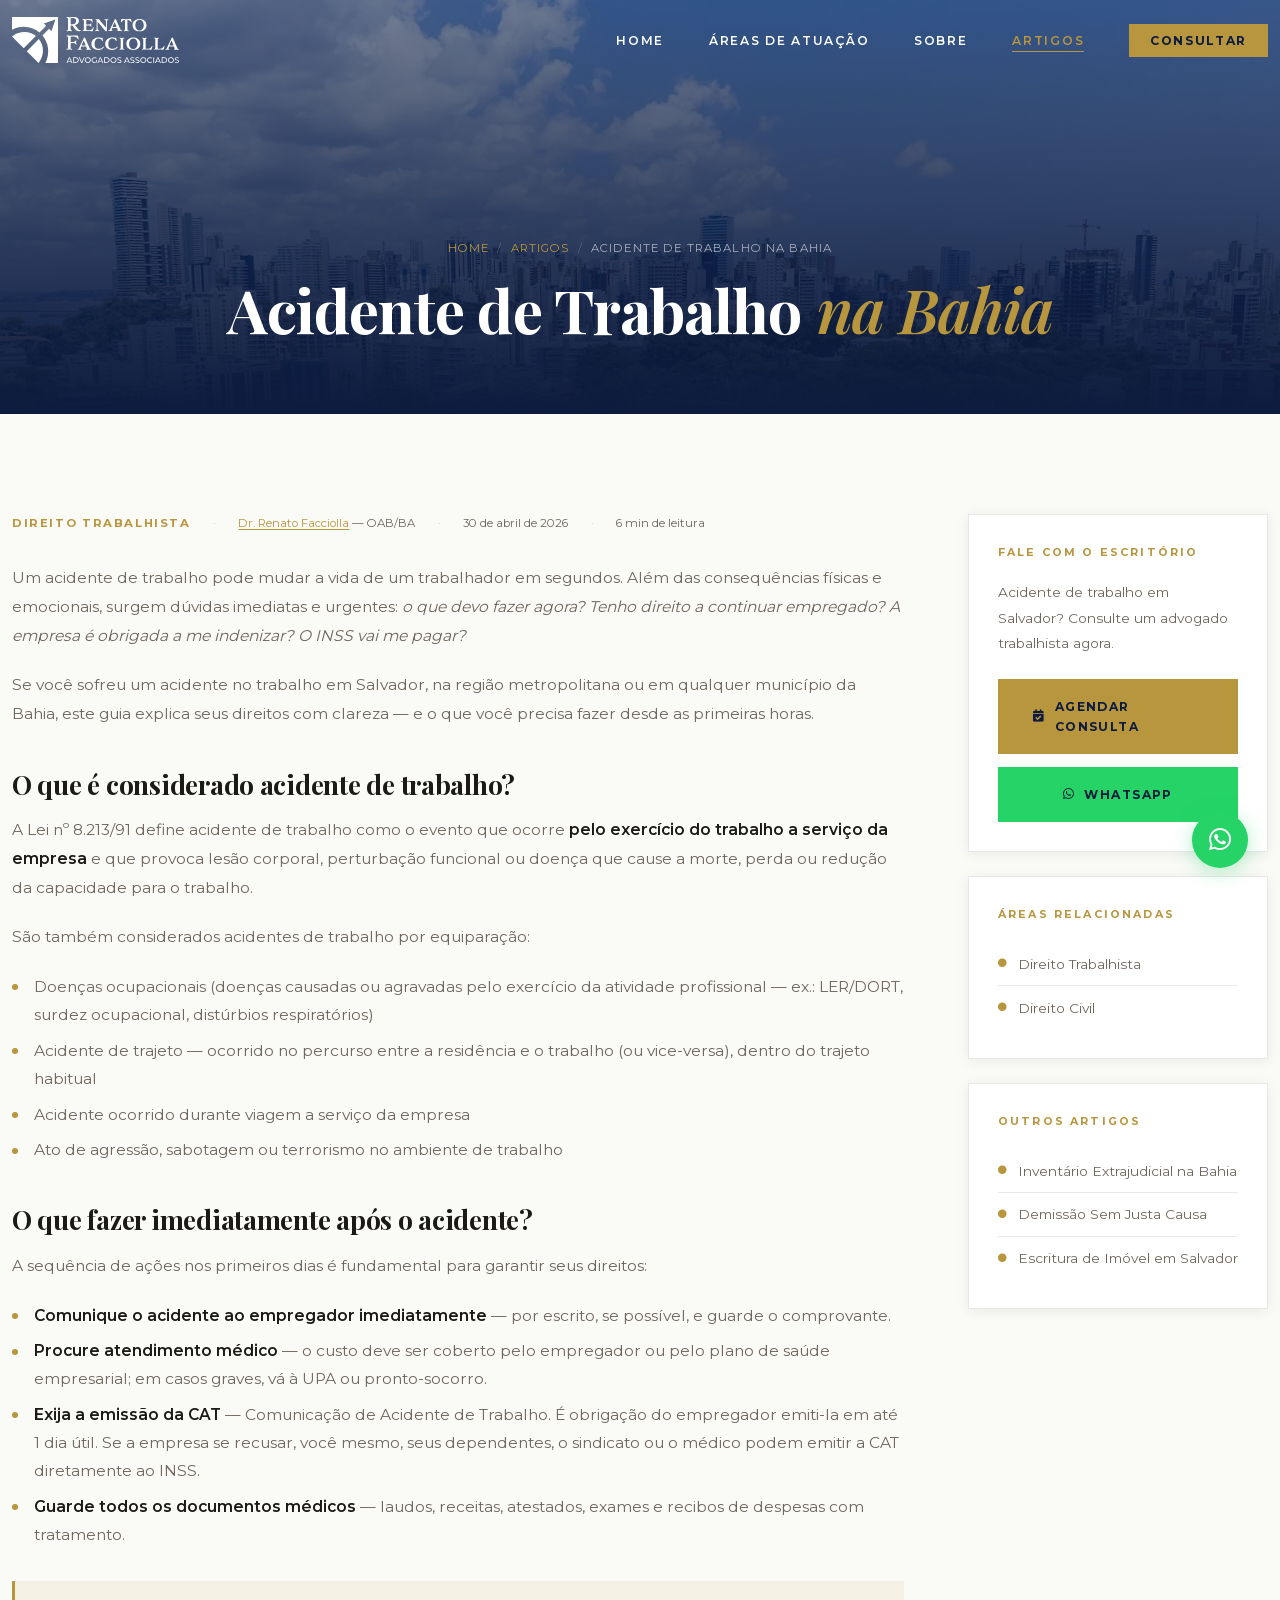
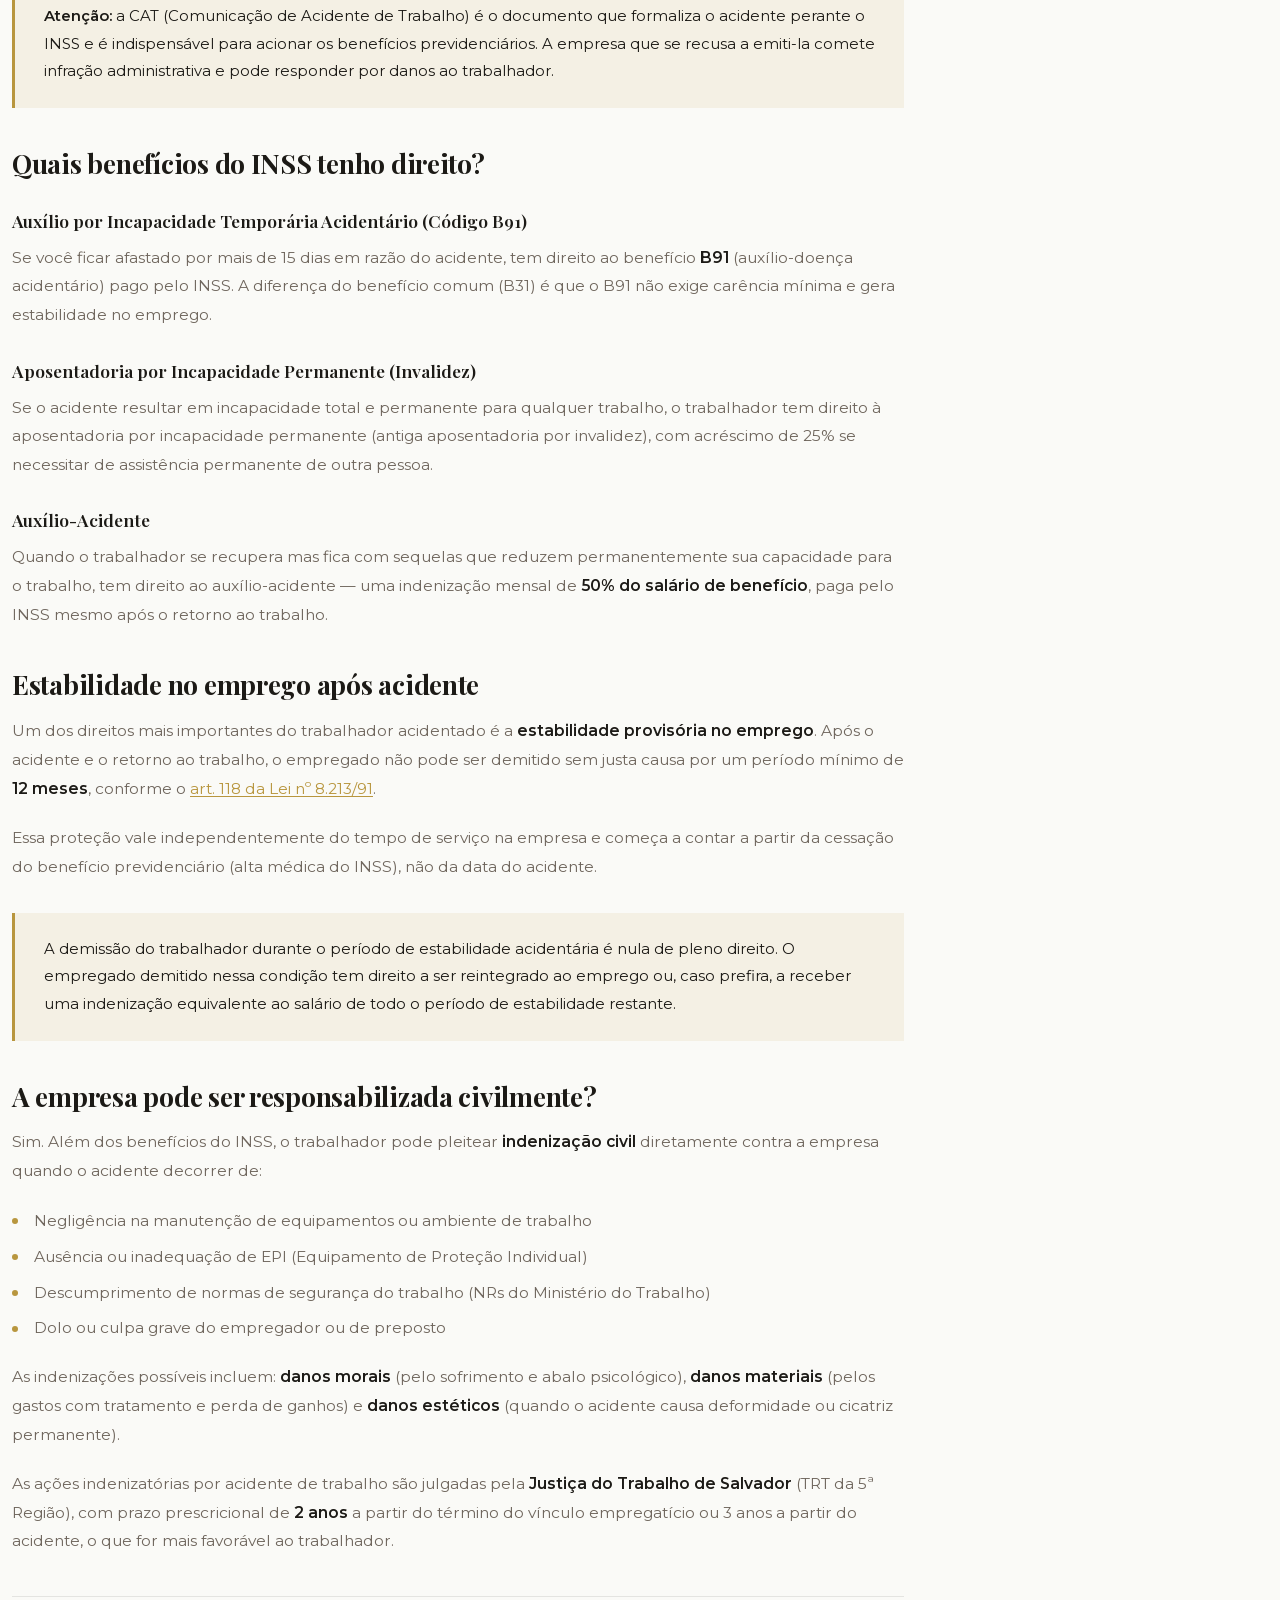
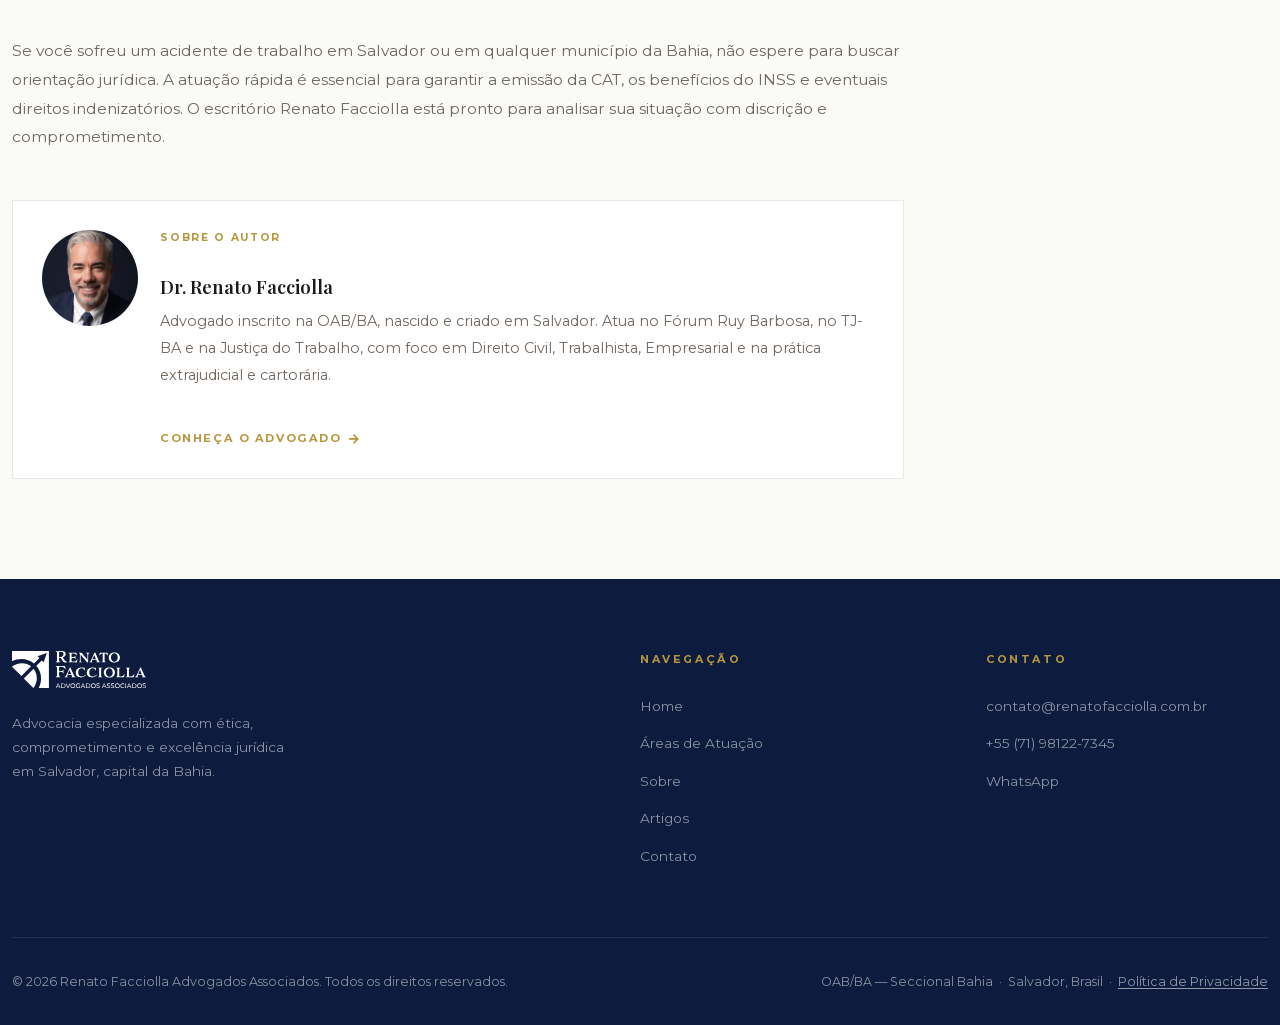
<file: artigos/acidente-de-trabalho-bahia.html>
<!DOCTYPE html>
<html lang="pt-BR">
<head>
  <meta charset="UTF-8">
  <meta name="viewport" content="width=device-width, initial-scale=1.0">
  <title>Acidente de Trabalho na Bahia: Direitos, Prazos e O Que Fazer | Renato Facciolla</title>
  <meta name="description" content="Sofreu um acidente de trabalho em Salvador ou na Bahia? Saiba quais são seus direitos à estabilidade, indenização e benefício previdenciário, e como agir desde o primeiro dia.">
  <link rel="canonical" href="https://renatofacciolla.com.br/artigos/acidente-de-trabalho-bahia.html">
  <meta http-equiv="Content-Security-Policy" content="default-src 'self'; script-src 'self'; style-src 'self' 'unsafe-inline'; img-src 'self' data:; font-src 'self'; connect-src 'self' https://api.web3forms.com; form-action 'self' mailto: https://api.web3forms.com; base-uri 'self'; object-src 'none'">
  <meta name="referrer" content="strict-origin-when-cross-origin">
  <meta name="theme-color" content="#0D1B3E">
  <link rel="icon" href="/favicon.ico" sizes="32x32">
  <link rel="icon" href="/favicon.svg" type="image/svg+xml">
  <link rel="apple-touch-icon" href="/apple-touch-icon.png">
  <meta property="og:type" content="article">
  <meta property="og:locale" content="pt_BR">
  <meta property="og:site_name" content="Renato Facciolla Advogados Associados">
  <meta property="og:title" content="Acidente de Trabalho na Bahia: Direitos, Prazos e O Que Fazer | Renato Facciolla">
  <meta property="og:description" content="Sofreu um acidente de trabalho em Salvador ou na Bahia? Saiba quais são seus direitos à estabilidade, indenização e benefício previdenciário, e como agir desde o primeiro dia.">
  <meta property="og:url" content="https://renatofacciolla.com.br/artigos/acidente-de-trabalho-bahia.html">
  <meta property="og:image" content="https://renatofacciolla.com.br/assets/images/og-image.jpg">
  <meta property="og:image:width" content="1200">
  <meta property="og:image:height" content="630">
  <meta name="twitter:card" content="summary_large_image">

  <script type="application/ld+json">
{
  "@context": "https://schema.org",
  "@type": "Article",
  "@id": "https://renatofacciolla.com.br/artigos/acidente-de-trabalho-bahia.html",
  "headline": "Acidente de Trabalho na Bahia: Direitos, Prazos e O Que Fazer Imediatamente",
  "description": "Sofreu um acidente de trabalho em Salvador ou na Bahia? Saiba quais são seus direitos à estabilidade, indenização e benefício previdenciário.",
  "author": {
    "@type": "Attorney",
    "@id": "https://renatofacciolla.com.br/#attorney",
    "name": "Renato Facciolla",
    "honorificPrefix": "Dr.",
    "image": "https://renatofacciolla.com.br/assets/images/renato-facciolla.jpg",
    "url": "https://renatofacciolla.com.br/sobre.html"
  },
  "publisher": {
    "@id": "https://renatofacciolla.com.br/#firm"
  },
  "datePublished": "2026-04-30",
  "dateModified": "2026-04-30",
  "inLanguage": "pt-BR",
  "url": "https://renatofacciolla.com.br/artigos/acidente-de-trabalho-bahia.html",
  "breadcrumb": {
    "@type": "BreadcrumbList",
    "itemListElement": [
      {
        "@type": "ListItem",
        "position": 1,
        "name": "Home",
        "item": "https://renatofacciolla.com.br/"
      },
      {
        "@type": "ListItem",
        "position": 2,
        "name": "Artigos",
        "item": "https://renatofacciolla.com.br/artigos/"
      },
      {
        "@type": "ListItem",
        "position": 3,
        "name": "Acidente de Trabalho na Bahia",
        "item": "https://renatofacciolla.com.br/artigos/acidente-de-trabalho-bahia.html"
      }
    ]
  },
  "image": "https://renatofacciolla.com.br/assets/images/og-image.jpg"
}
  </script>

  <link rel="preload" href="../assets/fonts/Montserrat-normal-latin.woff2" as="font" type="font/woff2" crossorigin>
  <link rel="stylesheet" href="../assets/css/fonts.css">
  <link rel="stylesheet" href="../assets/vendor/fontawesome/css/all.min.css">
  <link rel="stylesheet" href="../assets/css/main.css?v=20261116a">
</head>
<body>

  <nav id="mainNav" aria-label="Navegação principal">
    <div class="nav-inner">
      <a class="navbar-brand" href="../" aria-label="RF Advogados — Início">
        <img src="../assets/images/RF-Logo.svg" alt="Renato Facciolla Advogados" height="36">
      </a>
      <button class="nav-toggle" aria-label="Abrir menu" aria-expanded="false">
        <span></span><span></span><span></span>
      </button>
      <ul class="nav-links" role="list">
        <li><a href="../">Home</a></li>
        <li><a href="../areas.html">Áreas de Atuação</a></li>
        <li><a href="../sobre.html">Sobre</a></li>
        <li><a href="./" class="active">Artigos</a></li>
        <li><a href="../contato.html" class="nav-cta">Consultar</a></li>
      </ul>
    </div>
  </nav>

  <section class="page-hero" aria-label="Acidente de Trabalho na Bahia">
    <div class="container">
      <nav class="breadcrumb-nav" aria-label="Breadcrumb">
        <a href="../">Home</a>
        <span class="sep">/</span>
        <a href="./">Artigos</a>
        <span class="sep">/</span>
        <span>Acidente de Trabalho na Bahia</span>
      </nav>
      <h1>Acidente de Trabalho<br><em>na Bahia</em></h1>
    </div>
  </section>

  <section class="article-layout section-pad">
    <div class="container">
      <div class="article-grid">

        <article class="article-body">

          <div class="article-meta">
            <span class="article-meta-cat">Direito Trabalhista</span>
            <span class="article-meta-sep">·</span>
            <span><a href="../sobre.html" rel="author">Dr.&nbsp;Renato Facciolla</a> — OAB/BA</span>
            <span class="article-meta-sep">·</span>
            <span>30 de abril de 2026</span>
            <span class="article-meta-sep">·</span>
            <span>6 min de leitura</span>
          </div>

          <p>Um acidente de trabalho pode mudar a vida de um trabalhador em segundos. Além das consequências físicas e emocionais, surgem dúvidas imediatas e urgentes: <em>o que devo fazer agora? Tenho direito a continuar empregado? A empresa é obrigada a me indenizar? O INSS vai me pagar?</em></p>

          <p>Se você sofreu um acidente no trabalho em Salvador, na região metropolitana ou em qualquer município da Bahia, este guia explica seus direitos com clareza — e o que você precisa fazer desde as primeiras horas.</p>

          <h2>O que é considerado acidente de trabalho?</h2>

          <p>A Lei nº 8.213/91 define acidente de trabalho como o evento que ocorre <strong>pelo exercício do trabalho a serviço da empresa</strong> e que provoca lesão corporal, perturbação funcional ou doença que cause a morte, perda ou redução da capacidade para o trabalho.</p>

          <p>São também considerados acidentes de trabalho por equiparação:</p>

          <ul>
            <li>Doenças ocupacionais (doenças causadas ou agravadas pelo exercício da atividade profissional — ex.: LER/DORT, surdez ocupacional, distúrbios respiratórios)</li>
            <li>Acidente de trajeto — ocorrido no percurso entre a residência e o trabalho (ou vice-versa), dentro do trajeto habitual</li>
            <li>Acidente ocorrido durante viagem a serviço da empresa</li>
            <li>Ato de agressão, sabotagem ou terrorismo no ambiente de trabalho</li>
          </ul>

          <h2>O que fazer imediatamente após o acidente?</h2>

          <p>A sequência de ações nos primeiros dias é fundamental para garantir seus direitos:</p>

          <ul>
            <li><strong>Comunique o acidente ao empregador imediatamente</strong> — por escrito, se possível, e guarde o comprovante.</li>
            <li><strong>Procure atendimento médico</strong> — o custo deve ser coberto pelo empregador ou pelo plano de saúde empresarial; em casos graves, vá à UPA ou pronto-socorro.</li>
            <li><strong>Exija a emissão da CAT</strong> — Comunicação de Acidente de Trabalho. É obrigação do empregador emiti-la em até 1 dia útil. Se a empresa se recusar, você mesmo, seus dependentes, o sindicato ou o médico podem emitir a CAT diretamente ao INSS.</li>
            <li><strong>Guarde todos os documentos médicos</strong> — laudos, receitas, atestados, exames e recibos de despesas com tratamento.</li>
          </ul>

          <div class="article-callout">
            <p><strong>Atenção:</strong> a CAT (Comunicação de Acidente de Trabalho) é o documento que formaliza o acidente perante o INSS e é indispensável para acionar os benefícios previdenciários. A empresa que se recusa a emiti-la comete infração administrativa e pode responder por danos ao trabalhador.</p>
          </div>

          <h2>Quais benefícios do INSS tenho direito?</h2>

          <h3>Auxílio por Incapacidade Temporária Acidentário (Código B91)</h3>
          <p>Se você ficar afastado por mais de 15 dias em razão do acidente, tem direito ao benefício <strong>B91</strong> (auxílio-doença acidentário) pago pelo INSS. A diferença do benefício comum (B31) é que o B91 não exige carência mínima e gera estabilidade no emprego.</p>

          <h3>Aposentadoria por Incapacidade Permanente (Invalidez)</h3>
          <p>Se o acidente resultar em incapacidade total e permanente para qualquer trabalho, o trabalhador tem direito à aposentadoria por incapacidade permanente (antiga aposentadoria por invalidez), com acréscimo de 25% se necessitar de assistência permanente de outra pessoa.</p>

          <h3>Auxílio-Acidente</h3>
          <p>Quando o trabalhador se recupera mas fica com sequelas que reduzem permanentemente sua capacidade para o trabalho, tem direito ao auxílio-acidente — uma indenização mensal de <strong>50% do salário de benefício</strong>, paga pelo INSS mesmo após o retorno ao trabalho.</p>

          <h2>Estabilidade no emprego após acidente</h2>

          <p>Um dos direitos mais importantes do trabalhador acidentado é a <strong>estabilidade provisória no emprego</strong>. Após o acidente e o retorno ao trabalho, o empregado não pode ser demitido sem justa causa por um período mínimo de <strong>12 meses</strong>, conforme o <a href="https://www.planalto.gov.br/ccivil_03/leis/l8213cons.htm" target="_blank" rel="noopener">art. 118 da Lei nº 8.213/91</a>.</p>

          <p>Essa proteção vale independentemente do tempo de serviço na empresa e começa a contar a partir da cessação do benefício previdenciário (alta médica do INSS), não da data do acidente.</p>

          <div class="article-callout">
            <p>A demissão do trabalhador durante o período de estabilidade acidentária é nula de pleno direito. O empregado demitido nessa condição tem direito a ser reintegrado ao emprego ou, caso prefira, a receber uma indenização equivalente ao salário de todo o período de estabilidade restante.</p>
          </div>

          <h2>A empresa pode ser responsabilizada civilmente?</h2>

          <p>Sim. Além dos benefícios do INSS, o trabalhador pode pleitear <strong>indenização civil</strong> diretamente contra a empresa quando o acidente decorrer de:</p>

          <ul>
            <li>Negligência na manutenção de equipamentos ou ambiente de trabalho</li>
            <li>Ausência ou inadequação de EPI (Equipamento de Proteção Individual)</li>
            <li>Descumprimento de normas de segurança do trabalho (NRs do Ministério do Trabalho)</li>
            <li>Dolo ou culpa grave do empregador ou de preposto</li>
          </ul>

          <p>As indenizações possíveis incluem: <strong>danos morais</strong> (pelo sofrimento e abalo psicológico), <strong>danos materiais</strong> (pelos gastos com tratamento e perda de ganhos) e <strong>danos estéticos</strong> (quando o acidente causa deformidade ou cicatriz permanente).</p>

          <p>As ações indenizatórias por acidente de trabalho são julgadas pela <strong>Justiça do Trabalho de Salvador</strong> (TRT da 5ª Região), com prazo prescricional de <strong>2 anos</strong> a partir do término do vínculo empregatício ou 3 anos a partir do acidente, o que for mais favorável ao trabalhador.</p>

          <div class="article-divider"></div>

          <p>Se você sofreu um acidente de trabalho em Salvador ou em qualquer município da Bahia, não espere para buscar orientação jurídica. A atuação rápida é essencial para garantir a emissão da CAT, os benefícios do INSS e eventuais direitos indenizatórios. O escritório Renato Facciolla está pronto para analisar sua situação com discrição e comprometimento.</p>

          <aside class="author-box" aria-label="Sobre o autor">
            <img src="../assets/images/renato-facciolla-avatar.webp" alt="Dr.&nbsp;Renato Facciolla" width="96" height="96" loading="lazy">
            <div>
              <span class="author-box-label">Sobre o autor</span>
              <h3>Dr.&nbsp;Renato Facciolla</h3>
              <p>Advogado inscrito na OAB/BA, nascido e criado em Salvador. Atua no Fórum Ruy Barbosa, no TJ-BA e na Justiça do Trabalho, com foco em Direito Civil, Trabalhista, Empresarial e na prática extrajudicial e cartorária.</p>
              <a href="../sobre.html" class="why-col-link">Conheça o advogado <i class="fas fa-arrow-right" aria-hidden="true"></i></a>
            </div>
          </aside>

        </article>

        <aside class="article-sidebar">
          <div class="article-sidebar-card">
            <h4>Fale com o Escritório</h4>
            <p style="font-size:0.86rem;margin-bottom:1.4rem">Acidente de trabalho em Salvador? Consulte um advogado trabalhista agora.</p>
            <a href="../contato.html" class="btn-primary" style="width:100%;justify-content:center;font-size:0.76rem">
              <i class="fas fa-calendar-check" aria-hidden="true"></i> Agendar Consulta
            </a>
            <a href="#" class="btn-primary wz-link" style="width:100%;justify-content:center;font-size:0.76rem;margin-top:0.8rem;background:#25D366;border-color:#25D366">
              <i class="fab fa-whatsapp" aria-hidden="true"></i> WhatsApp
            </a>
          </div>

          <div class="article-sidebar-card">
            <h4>Áreas Relacionadas</h4>
            <a href="../areas.html#trabalhista" class="sidebar-area-link">
              <i class="fas fa-circle" aria-hidden="true"></i> Direito Trabalhista
            </a>
            <a href="../areas.html#civil" class="sidebar-area-link">
              <i class="fas fa-circle" aria-hidden="true"></i> Direito Civil
            </a>
          </div>

          <div class="article-sidebar-card">
            <h4>Outros Artigos</h4>
            <a href="inventario-extrajudicial-bahia.html" class="sidebar-area-link">
              <i class="fas fa-circle" aria-hidden="true"></i> Inventário Extrajudicial na Bahia
            </a>
            <a href="demissao-sem-justa-causa-salvador.html" class="sidebar-area-link">
              <i class="fas fa-circle" aria-hidden="true"></i> Demissão Sem Justa Causa
            </a>
            <a href="escritura-imovel-salvador.html" class="sidebar-area-link">
              <i class="fas fa-circle" aria-hidden="true"></i> Escritura de Imóvel em Salvador
            </a>
          </div>
        </aside>

      </div>
    </div>
  </section>

  <footer class="site-footer">
    <div class="container">
      <div class="footer-inner">
        <div class="footer-brand">
          <img src="../assets/images/RF-Logo.svg" alt="Renato Facciolla Advogados">
          <p>Advocacia especializada com ética, comprometimento e excelência jurídica em Salvador, capital da Bahia.</p>
        </div>
        <div class="footer-col">
          <h3>Navegação</h3>
          <ul>
            <li><a href="../">Home</a></li>
            <li><a href="../areas.html">Áreas de Atuação</a></li>
            <li><a href="../sobre.html">Sobre</a></li>
            <li><a href="./">Artigos</a></li>
            <li><a href="../contato.html">Contato</a></li>
          </ul>
        </div>
        <div class="footer-col">
          <h3>Contato</h3>
          <ul>
            <li><a href="mailto:contato@renatofacciolla.com.br">contato@renatofacciolla.com.br</a></li>
            <li><a href="tel:+5571981227345">+55 (71) 98122-7345</a></li>
            <li><a href="#" class="wz-link">WhatsApp</a></li>
          </ul>
        </div>
      </div>
      <div class="footer-bottom">
        <p>© <span id="copy-year">2026</span> Renato Facciolla Advogados Associados. Todos os direitos reservados.</p>
        <p>OAB/BA — Seccional Bahia &nbsp;·&nbsp; Salvador, Brasil &nbsp;·&nbsp; <a href="../politica-de-privacidade.html">Política de Privacidade</a></p>
      </div>
    </div>
  </footer>

  <a href="#" class="wz-float" aria-label="Contato via WhatsApp" title="WhatsApp">
    <i class="fab fa-whatsapp" aria-hidden="true"></i>
  </a>

  <script src="../assets/js/main.js?v=20261113"></script>
</body>
</html>
</file>
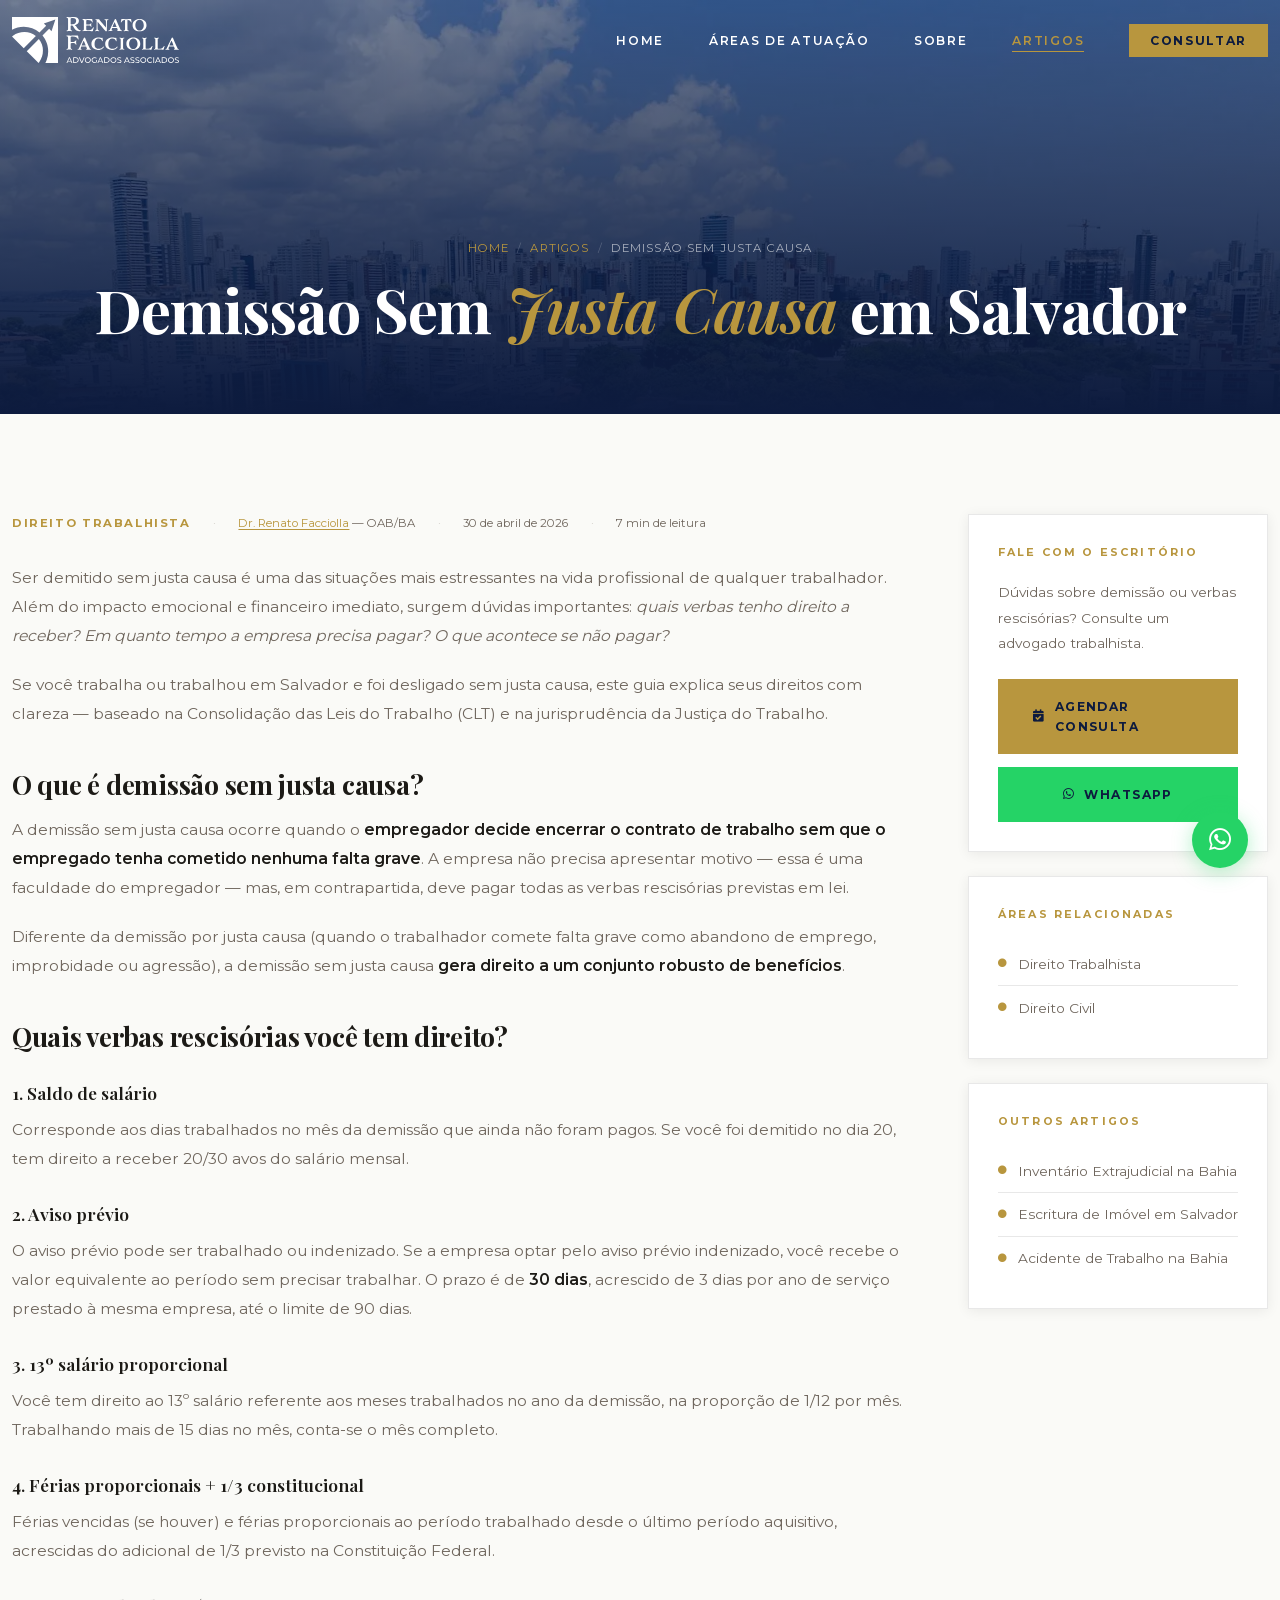
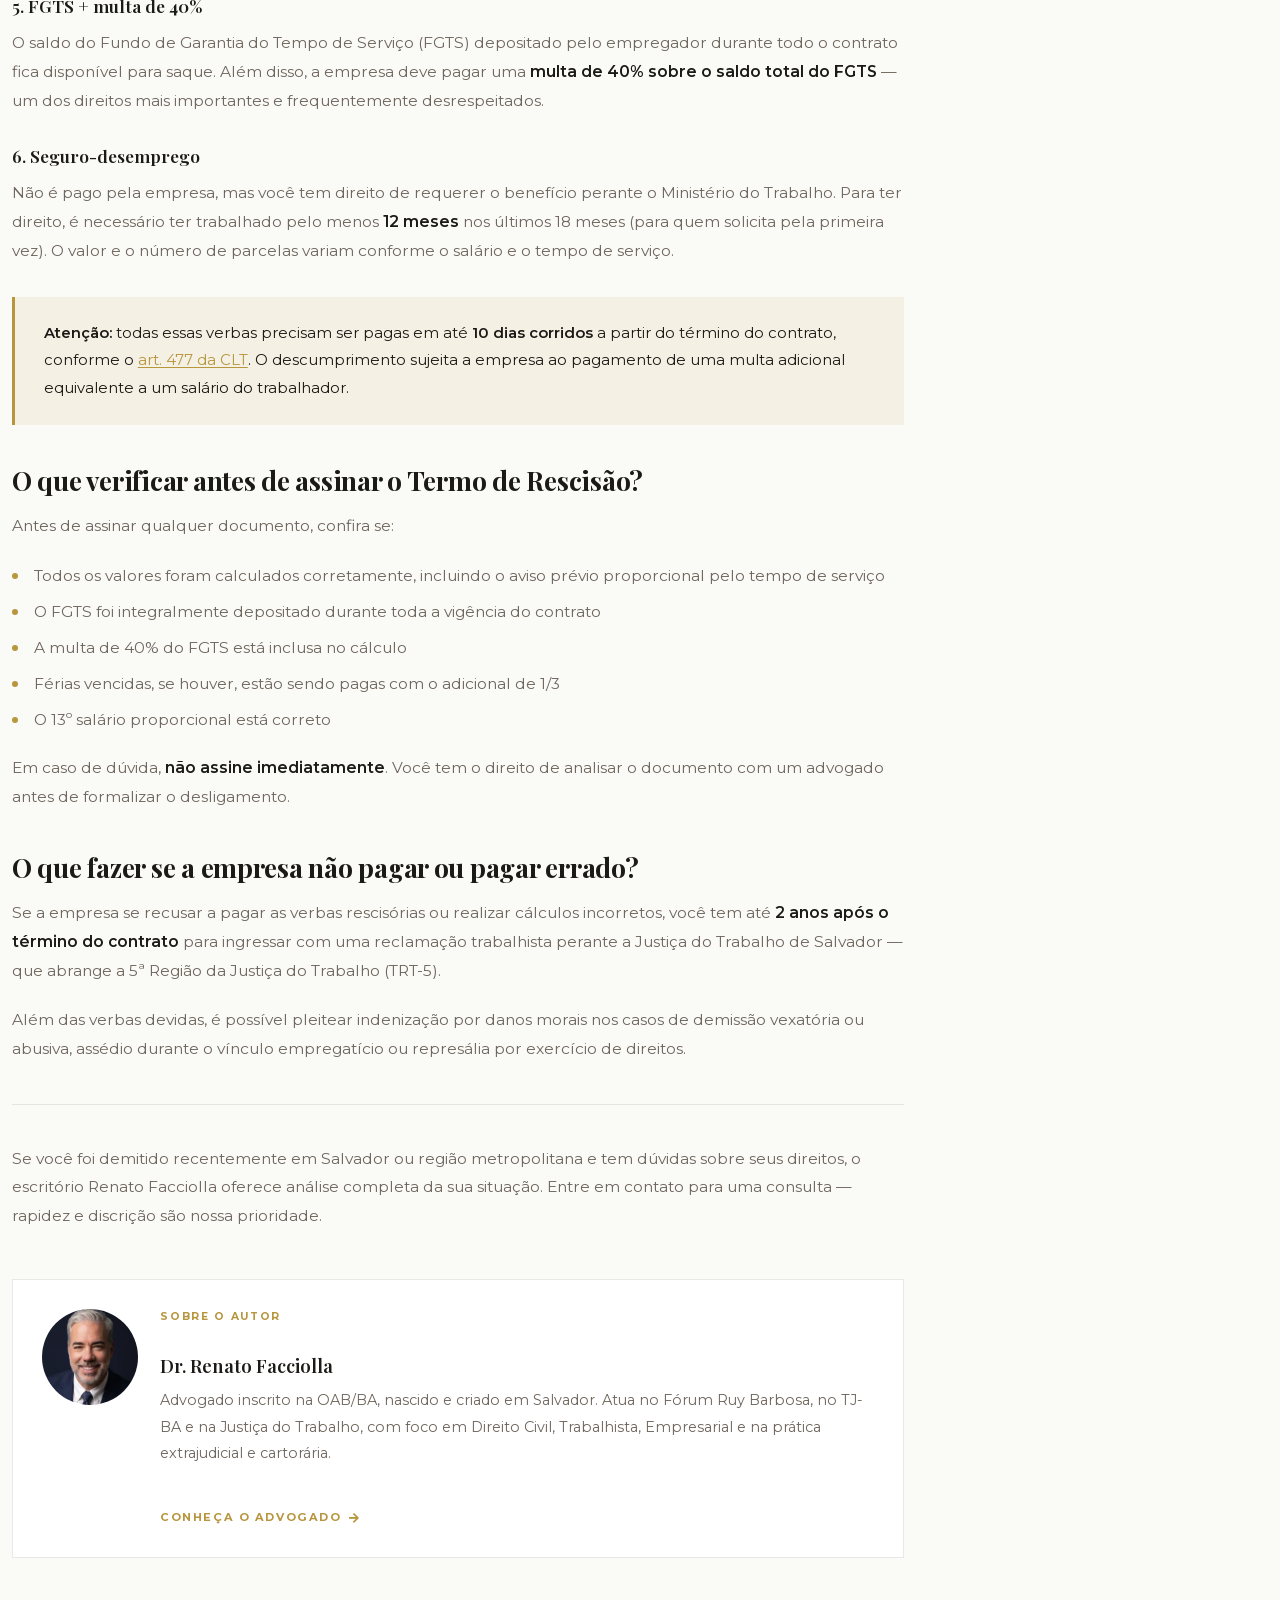
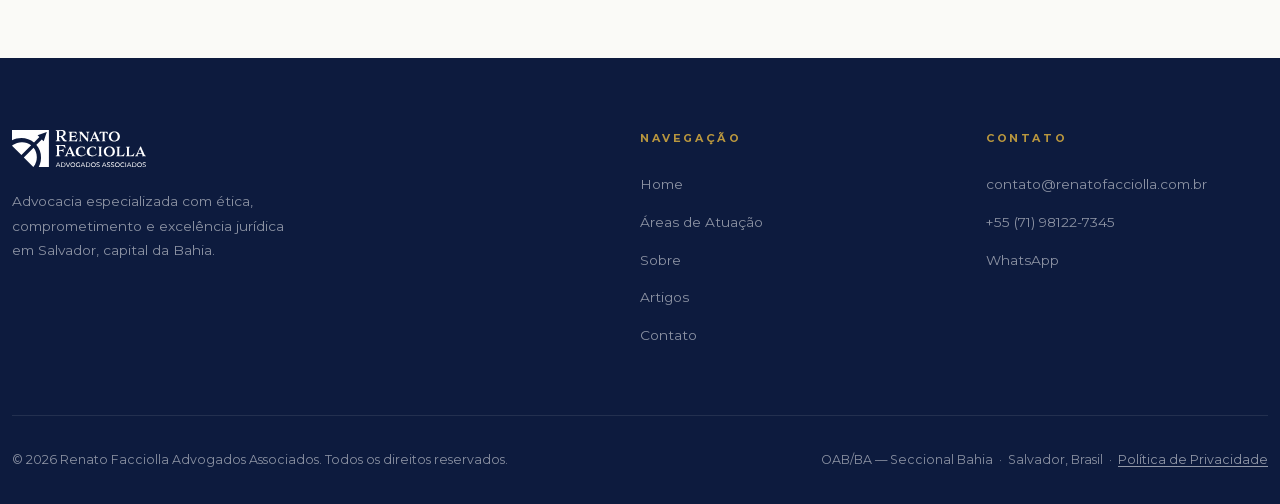
<file: artigos/demissao-sem-justa-causa-salvador.html>
<!DOCTYPE html>
<html lang="pt-BR">
<head>
  <meta charset="UTF-8">
  <meta name="viewport" content="width=device-width, initial-scale=1.0">
  <title>Demissão Sem Justa Causa em Salvador: Seus Direitos e o Que Receber | Renato Facciolla</title>
  <meta name="description" content="Conheça todas as verbas rescisórias da demissão sem justa causa, os prazos legais e o que fazer quando a empresa não paga. Advogado trabalhista em Salvador, BA.">
  <link rel="canonical" href="https://renatofacciolla.com.br/artigos/demissao-sem-justa-causa-salvador.html">
  <meta http-equiv="Content-Security-Policy" content="default-src 'self'; script-src 'self'; style-src 'self' 'unsafe-inline'; img-src 'self' data:; font-src 'self'; connect-src 'self' https://api.web3forms.com; form-action 'self' mailto: https://api.web3forms.com; base-uri 'self'; object-src 'none'">
  <meta name="referrer" content="strict-origin-when-cross-origin">
  <meta name="theme-color" content="#0D1B3E">
  <link rel="icon" href="/favicon.ico" sizes="32x32">
  <link rel="icon" href="/favicon.svg" type="image/svg+xml">
  <link rel="apple-touch-icon" href="/apple-touch-icon.png">
  <meta property="og:type" content="article">
  <meta property="og:locale" content="pt_BR">
  <meta property="og:site_name" content="Renato Facciolla Advogados Associados">
  <meta property="og:title" content="Demissão Sem Justa Causa em Salvador: Seus Direitos e o Que Receber | Renato Facciolla">
  <meta property="og:description" content="Conheça todas as verbas rescisórias da demissão sem justa causa, os prazos legais e o que fazer quando a empresa não paga. Advogado trabalhista em Salvador, BA.">
  <meta property="og:url" content="https://renatofacciolla.com.br/artigos/demissao-sem-justa-causa-salvador.html">
  <meta property="og:image" content="https://renatofacciolla.com.br/assets/images/og-image.jpg">
  <meta property="og:image:width" content="1200">
  <meta property="og:image:height" content="630">
  <meta name="twitter:card" content="summary_large_image">

  <script type="application/ld+json">
{
  "@context": "https://schema.org",
  "@type": "Article",
  "@id": "https://renatofacciolla.com.br/artigos/demissao-sem-justa-causa-salvador.html",
  "headline": "Demissão Sem Justa Causa em Salvador: Seus Direitos e o Que Você Deve Receber",
  "description": "Conheça todas as verbas rescisórias da demissão sem justa causa, os prazos legais e o que fazer quando a empresa não paga.",
  "author": {
    "@type": "Attorney",
    "@id": "https://renatofacciolla.com.br/#attorney",
    "name": "Renato Facciolla",
    "honorificPrefix": "Dr.",
    "image": "https://renatofacciolla.com.br/assets/images/renato-facciolla.jpg",
    "url": "https://renatofacciolla.com.br/sobre.html"
  },
  "publisher": {
    "@id": "https://renatofacciolla.com.br/#firm"
  },
  "datePublished": "2026-04-30",
  "dateModified": "2026-04-30",
  "inLanguage": "pt-BR",
  "url": "https://renatofacciolla.com.br/artigos/demissao-sem-justa-causa-salvador.html",
  "breadcrumb": {
    "@type": "BreadcrumbList",
    "itemListElement": [
      {
        "@type": "ListItem",
        "position": 1,
        "name": "Home",
        "item": "https://renatofacciolla.com.br/"
      },
      {
        "@type": "ListItem",
        "position": 2,
        "name": "Artigos",
        "item": "https://renatofacciolla.com.br/artigos/"
      },
      {
        "@type": "ListItem",
        "position": 3,
        "name": "Demissão Sem Justa Causa em Salvador",
        "item": "https://renatofacciolla.com.br/artigos/demissao-sem-justa-causa-salvador.html"
      }
    ]
  },
  "image": "https://renatofacciolla.com.br/assets/images/og-image.jpg"
}
  </script>

  <link rel="preload" href="../assets/fonts/Montserrat-normal-latin.woff2" as="font" type="font/woff2" crossorigin>
  <link rel="stylesheet" href="../assets/css/fonts.css">
  <link rel="stylesheet" href="../assets/vendor/fontawesome/css/all.min.css">
  <link rel="stylesheet" href="../assets/css/main.css?v=20261116a">
</head>
<body>

  <nav id="mainNav" aria-label="Navegação principal">
    <div class="nav-inner">
      <a class="navbar-brand" href="../" aria-label="RF Advogados — Início">
        <img src="../assets/images/RF-Logo.svg" alt="Renato Facciolla Advogados" height="36">
      </a>
      <button class="nav-toggle" aria-label="Abrir menu" aria-expanded="false">
        <span></span><span></span><span></span>
      </button>
      <ul class="nav-links" role="list">
        <li><a href="../">Home</a></li>
        <li><a href="../areas.html">Áreas de Atuação</a></li>
        <li><a href="../sobre.html">Sobre</a></li>
        <li><a href="./" class="active">Artigos</a></li>
        <li><a href="../contato.html" class="nav-cta">Consultar</a></li>
      </ul>
    </div>
  </nav>

  <section class="page-hero" aria-label="Demissão Sem Justa Causa em Salvador">
    <div class="container">
      <nav class="breadcrumb-nav" aria-label="Breadcrumb">
        <a href="../">Home</a>
        <span class="sep">/</span>
        <a href="./">Artigos</a>
        <span class="sep">/</span>
        <span>Demissão Sem Justa Causa</span>
      </nav>
      <h1>Demissão Sem<br><em>Justa Causa</em> em Salvador</h1>
    </div>
  </section>

  <section class="article-layout section-pad">
    <div class="container">
      <div class="article-grid">

        <article class="article-body">

          <div class="article-meta">
            <span class="article-meta-cat">Direito Trabalhista</span>
            <span class="article-meta-sep">·</span>
            <span><a href="../sobre.html" rel="author">Dr.&nbsp;Renato Facciolla</a> — OAB/BA</span>
            <span class="article-meta-sep">·</span>
            <span>30 de abril de 2026</span>
            <span class="article-meta-sep">·</span>
            <span>7 min de leitura</span>
          </div>

          <p>Ser demitido sem justa causa é uma das situações mais estressantes na vida profissional de qualquer trabalhador. Além do impacto emocional e financeiro imediato, surgem dúvidas importantes: <em>quais verbas tenho direito a receber? Em quanto tempo a empresa precisa pagar? O que acontece se não pagar?</em></p>

          <p>Se você trabalha ou trabalhou em Salvador e foi desligado sem justa causa, este guia explica seus direitos com clareza — baseado na Consolidação das Leis do Trabalho (CLT) e na jurisprudência da Justiça do Trabalho.</p>

          <h2>O que é demissão sem justa causa?</h2>

          <p>A demissão sem justa causa ocorre quando o <strong>empregador decide encerrar o contrato de trabalho sem que o empregado tenha cometido nenhuma falta grave</strong>. A empresa não precisa apresentar motivo — essa é uma faculdade do empregador — mas, em contrapartida, deve pagar todas as verbas rescisórias previstas em lei.</p>

          <p>Diferente da demissão por justa causa (quando o trabalhador comete falta grave como abandono de emprego, improbidade ou agressão), a demissão sem justa causa <strong>gera direito a um conjunto robusto de benefícios</strong>.</p>

          <h2>Quais verbas rescisórias você tem direito?</h2>

          <h3>1. Saldo de salário</h3>
          <p>Corresponde aos dias trabalhados no mês da demissão que ainda não foram pagos. Se você foi demitido no dia 20, tem direito a receber 20/30 avos do salário mensal.</p>

          <h3>2. Aviso prévio</h3>
          <p>O aviso prévio pode ser trabalhado ou indenizado. Se a empresa optar pelo aviso prévio indenizado, você recebe o valor equivalente ao período sem precisar trabalhar. O prazo é de <strong>30 dias</strong>, acrescido de 3 dias por ano de serviço prestado à mesma empresa, até o limite de 90 dias.</p>

          <h3>3. 13º salário proporcional</h3>
          <p>Você tem direito ao 13º salário referente aos meses trabalhados no ano da demissão, na proporção de 1/12 por mês. Trabalhando mais de 15 dias no mês, conta-se o mês completo.</p>

          <h3>4. Férias proporcionais + 1/3 constitucional</h3>
          <p>Férias vencidas (se houver) e férias proporcionais ao período trabalhado desde o último período aquisitivo, acrescidas do adicional de 1/3 previsto na Constituição Federal.</p>

          <h3>5. FGTS + multa de 40%</h3>
          <p>O saldo do Fundo de Garantia do Tempo de Serviço (FGTS) depositado pelo empregador durante todo o contrato fica disponível para saque. Além disso, a empresa deve pagar uma <strong>multa de 40% sobre o saldo total do FGTS</strong> — um dos direitos mais importantes e frequentemente desrespeitados.</p>

          <h3>6. Seguro-desemprego</h3>
          <p>Não é pago pela empresa, mas você tem direito de requerer o benefício perante o Ministério do Trabalho. Para ter direito, é necessário ter trabalhado pelo menos <strong>12 meses</strong> nos últimos 18 meses (para quem solicita pela primeira vez). O valor e o número de parcelas variam conforme o salário e o tempo de serviço.</p>

          <div class="article-callout">
            <p><strong>Atenção:</strong> todas essas verbas precisam ser pagas em até <strong>10 dias corridos</strong> a partir do término do contrato, conforme o <a href="https://www.planalto.gov.br/ccivil_03/decreto-lei/del5452.htm" target="_blank" rel="noopener">art. 477 da CLT</a>. O descumprimento sujeita a empresa ao pagamento de uma multa adicional equivalente a um salário do trabalhador.</p>
          </div>

          <h2>O que verificar antes de assinar o Termo de Rescisão?</h2>

          <p>Antes de assinar qualquer documento, confira se:</p>

          <ul>
            <li>Todos os valores foram calculados corretamente, incluindo o aviso prévio proporcional pelo tempo de serviço</li>
            <li>O FGTS foi integralmente depositado durante toda a vigência do contrato</li>
            <li>A multa de 40% do FGTS está inclusa no cálculo</li>
            <li>Férias vencidas, se houver, estão sendo pagas com o adicional de 1/3</li>
            <li>O 13º salário proporcional está correto</li>
          </ul>

          <p>Em caso de dúvida, <strong>não assine imediatamente</strong>. Você tem o direito de analisar o documento com um advogado antes de formalizar o desligamento.</p>

          <h2>O que fazer se a empresa não pagar ou pagar errado?</h2>

          <p>Se a empresa se recusar a pagar as verbas rescisórias ou realizar cálculos incorretos, você tem até <strong>2 anos após o término do contrato</strong> para ingressar com uma reclamação trabalhista perante a Justiça do Trabalho de Salvador — que abrange a 5ª Região da Justiça do Trabalho (TRT-5).</p>

          <p>Além das verbas devidas, é possível pleitear indenização por danos morais nos casos de demissão vexatória ou abusiva, assédio durante o vínculo empregatício ou represália por exercício de direitos.</p>

          <div class="article-divider"></div>

          <p>Se você foi demitido recentemente em Salvador ou região metropolitana e tem dúvidas sobre seus direitos, o escritório Renato Facciolla oferece análise completa da sua situação. Entre em contato para uma consulta — rapidez e discrição são nossa prioridade.</p>

          <aside class="author-box" aria-label="Sobre o autor">
            <img src="../assets/images/renato-facciolla-avatar.webp" alt="Dr.&nbsp;Renato Facciolla" width="96" height="96" loading="lazy">
            <div>
              <span class="author-box-label">Sobre o autor</span>
              <h3>Dr.&nbsp;Renato Facciolla</h3>
              <p>Advogado inscrito na OAB/BA, nascido e criado em Salvador. Atua no Fórum Ruy Barbosa, no TJ-BA e na Justiça do Trabalho, com foco em Direito Civil, Trabalhista, Empresarial e na prática extrajudicial e cartorária.</p>
              <a href="../sobre.html" class="why-col-link">Conheça o advogado <i class="fas fa-arrow-right" aria-hidden="true"></i></a>
            </div>
          </aside>

        </article>

        <aside class="article-sidebar">
          <div class="article-sidebar-card">
            <h4>Fale com o Escritório</h4>
            <p style="font-size:0.86rem;margin-bottom:1.4rem">Dúvidas sobre demissão ou verbas rescisórias? Consulte um advogado trabalhista.</p>
            <a href="../contato.html" class="btn-primary" style="width:100%;justify-content:center;font-size:0.76rem">
              <i class="fas fa-calendar-check" aria-hidden="true"></i> Agendar Consulta
            </a>
            <a href="#" class="btn-primary wz-link" style="width:100%;justify-content:center;font-size:0.76rem;margin-top:0.8rem;background:#25D366;border-color:#25D366">
              <i class="fab fa-whatsapp" aria-hidden="true"></i> WhatsApp
            </a>
          </div>

          <div class="article-sidebar-card">
            <h4>Áreas Relacionadas</h4>
            <a href="../areas.html#trabalhista" class="sidebar-area-link">
              <i class="fas fa-circle" aria-hidden="true"></i> Direito Trabalhista
            </a>
            <a href="../areas.html#civil" class="sidebar-area-link">
              <i class="fas fa-circle" aria-hidden="true"></i> Direito Civil
            </a>
          </div>

          <div class="article-sidebar-card">
            <h4>Outros Artigos</h4>
            <a href="inventario-extrajudicial-bahia.html" class="sidebar-area-link">
              <i class="fas fa-circle" aria-hidden="true"></i> Inventário Extrajudicial na Bahia
            </a>
            <a href="escritura-imovel-salvador.html" class="sidebar-area-link">
              <i class="fas fa-circle" aria-hidden="true"></i> Escritura de Imóvel em Salvador
            </a>
            <a href="acidente-de-trabalho-bahia.html" class="sidebar-area-link">
              <i class="fas fa-circle" aria-hidden="true"></i> Acidente de Trabalho na Bahia
            </a>
          </div>
        </aside>

      </div>
    </div>
  </section>

  <footer class="site-footer">
    <div class="container">
      <div class="footer-inner">
        <div class="footer-brand">
          <img src="../assets/images/RF-Logo.svg" alt="Renato Facciolla Advogados">
          <p>Advocacia especializada com ética, comprometimento e excelência jurídica em Salvador, capital da Bahia.</p>
        </div>
        <div class="footer-col">
          <h3>Navegação</h3>
          <ul>
            <li><a href="../">Home</a></li>
            <li><a href="../areas.html">Áreas de Atuação</a></li>
            <li><a href="../sobre.html">Sobre</a></li>
            <li><a href="./">Artigos</a></li>
            <li><a href="../contato.html">Contato</a></li>
          </ul>
        </div>
        <div class="footer-col">
          <h3>Contato</h3>
          <ul>
            <li><a href="mailto:contato@renatofacciolla.com.br">contato@renatofacciolla.com.br</a></li>
            <li><a href="tel:+5571981227345">+55 (71) 98122-7345</a></li>
            <li><a href="#" class="wz-link">WhatsApp</a></li>
          </ul>
        </div>
      </div>
      <div class="footer-bottom">
        <p>© <span id="copy-year">2026</span> Renato Facciolla Advogados Associados. Todos os direitos reservados.</p>
        <p>OAB/BA — Seccional Bahia &nbsp;·&nbsp; Salvador, Brasil &nbsp;·&nbsp; <a href="../politica-de-privacidade.html">Política de Privacidade</a></p>
      </div>
    </div>
  </footer>

  <a href="#" class="wz-float" aria-label="Contato via WhatsApp" title="WhatsApp">
    <i class="fab fa-whatsapp" aria-hidden="true"></i>
  </a>

  <script src="../assets/js/main.js?v=20261113"></script>
</body>
</html>
</file>
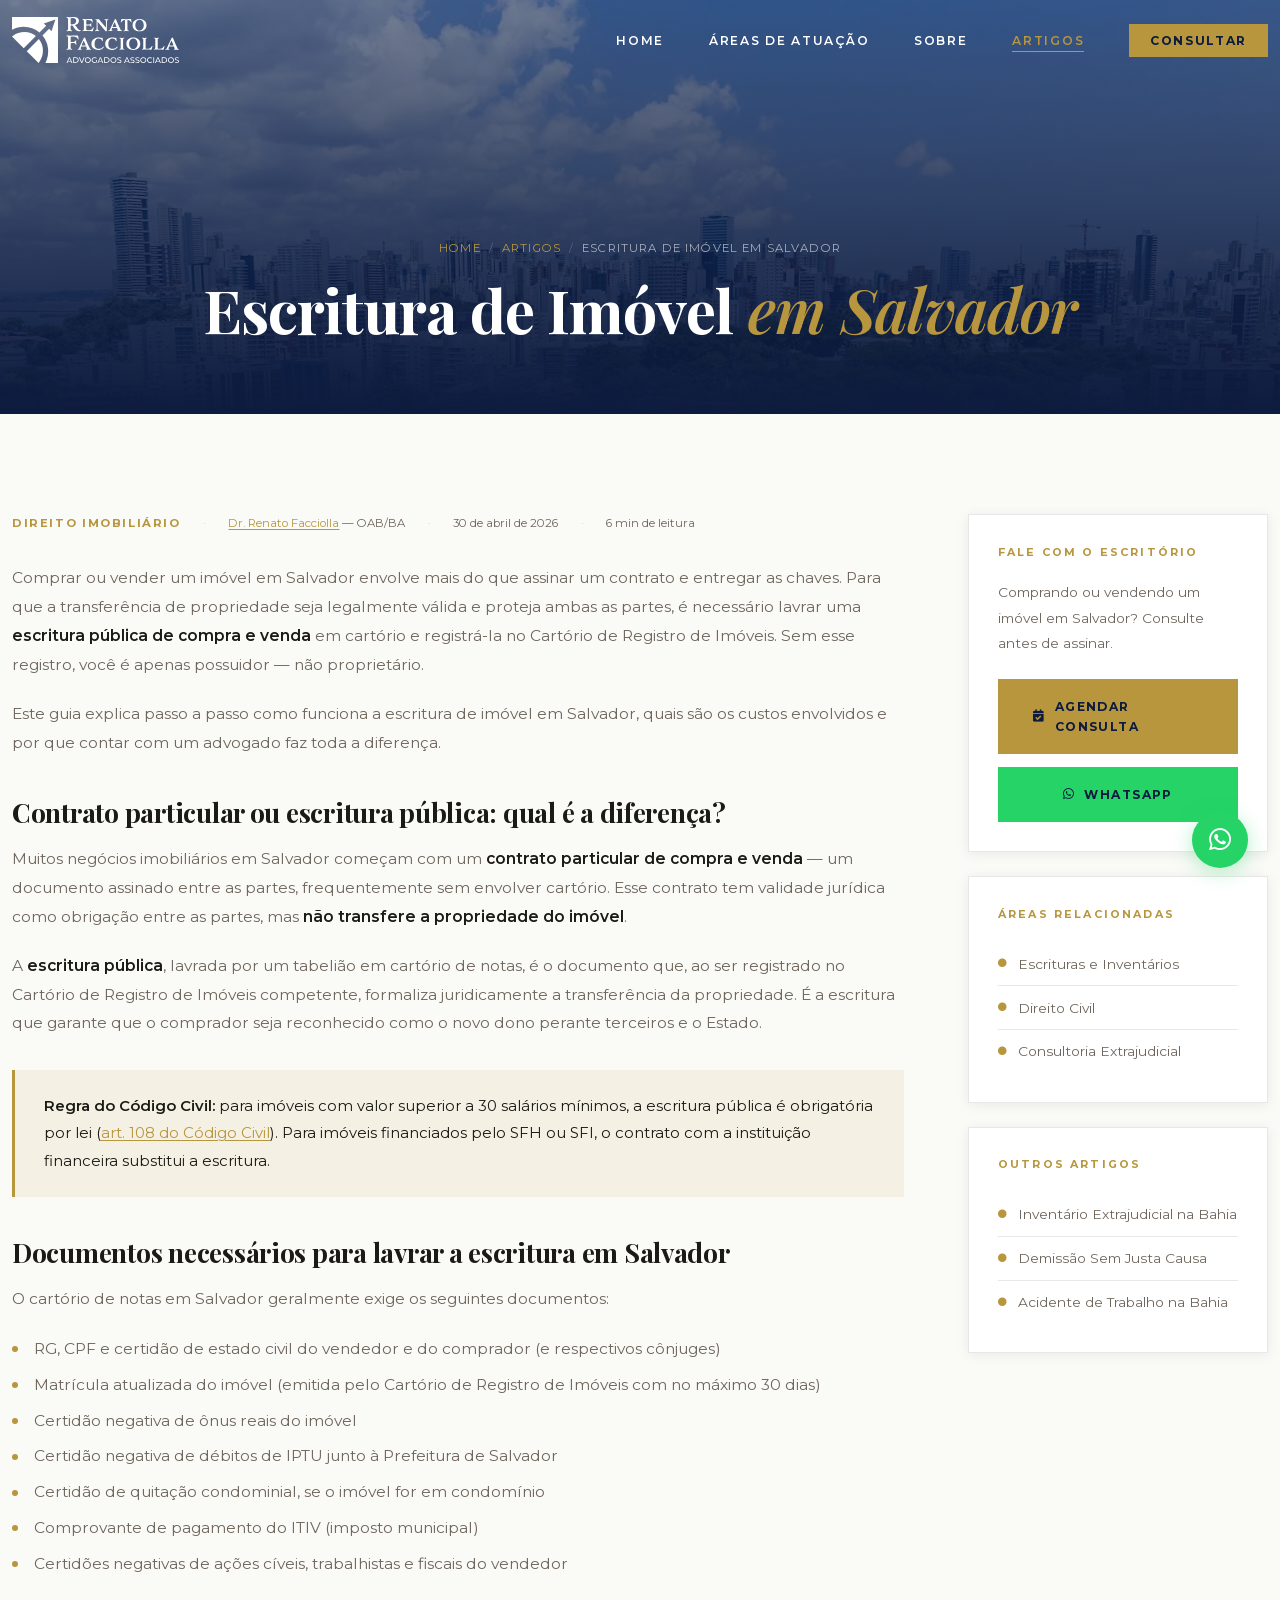
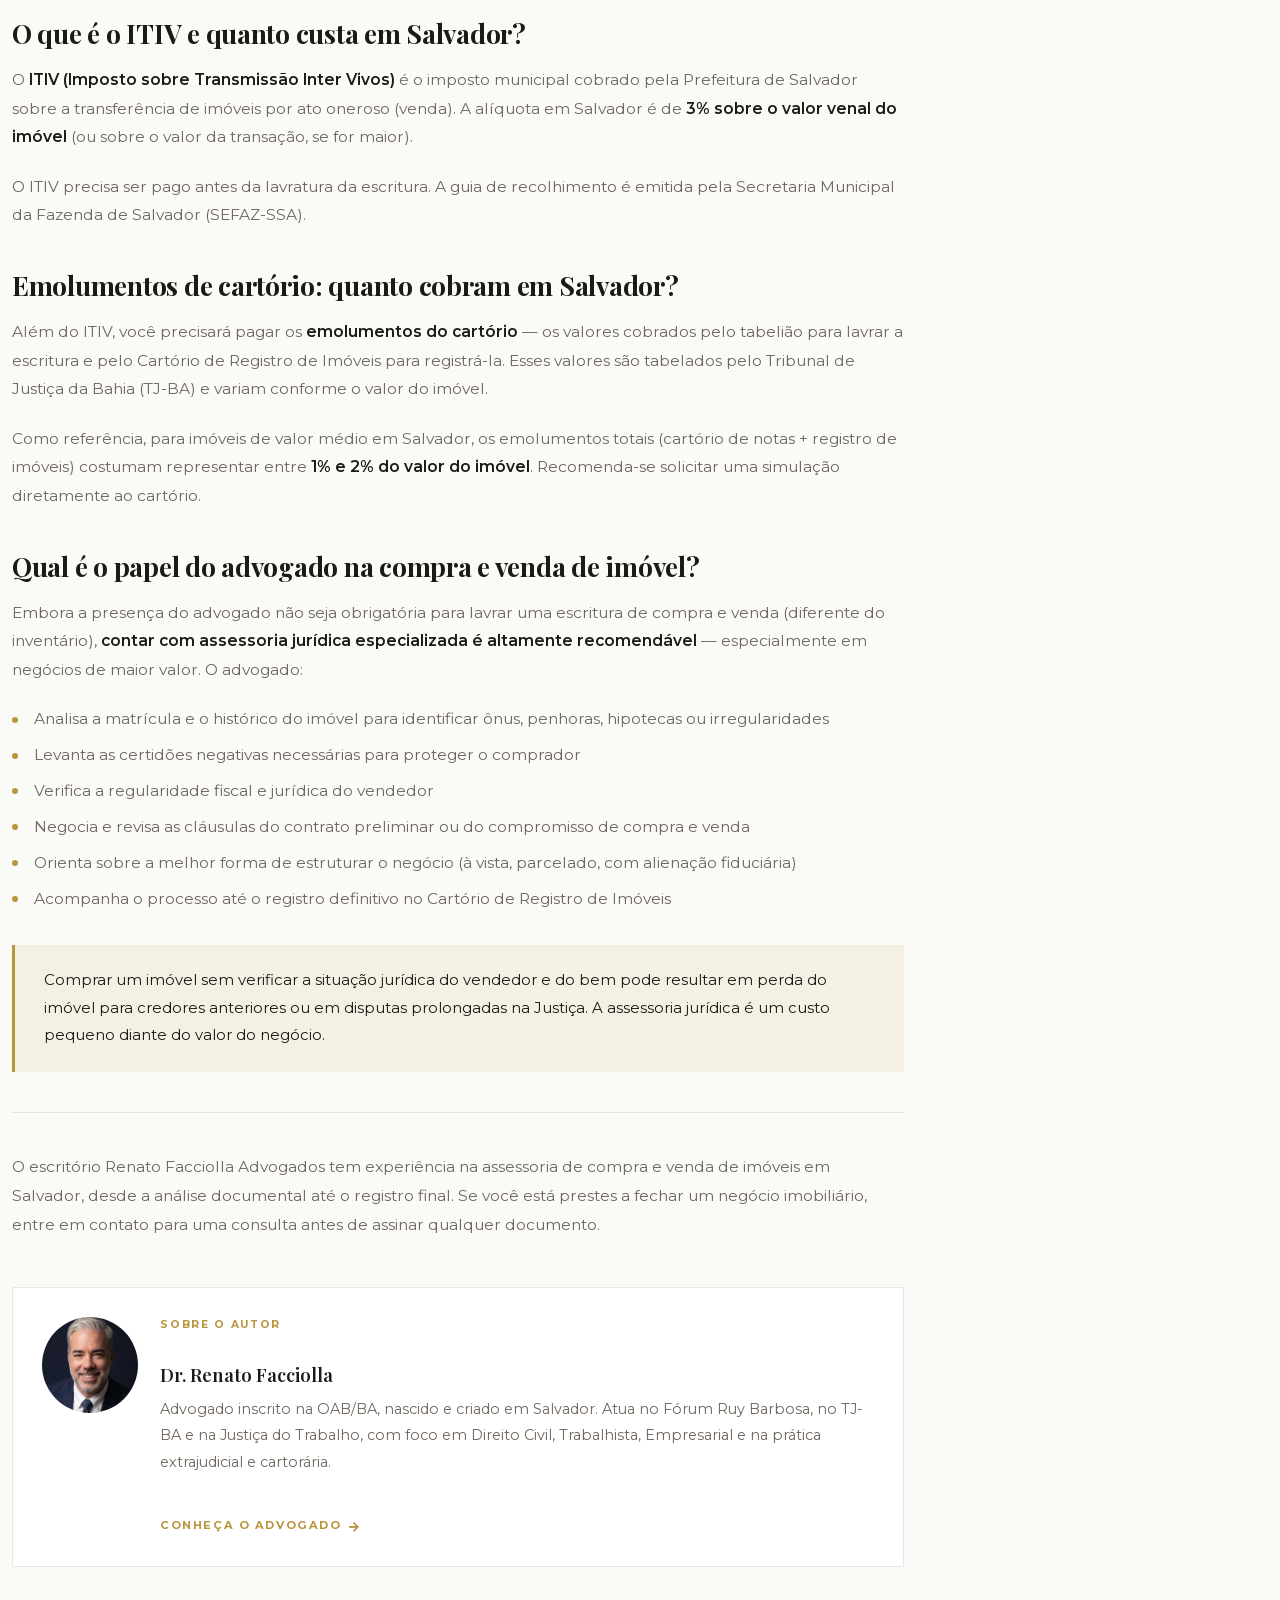
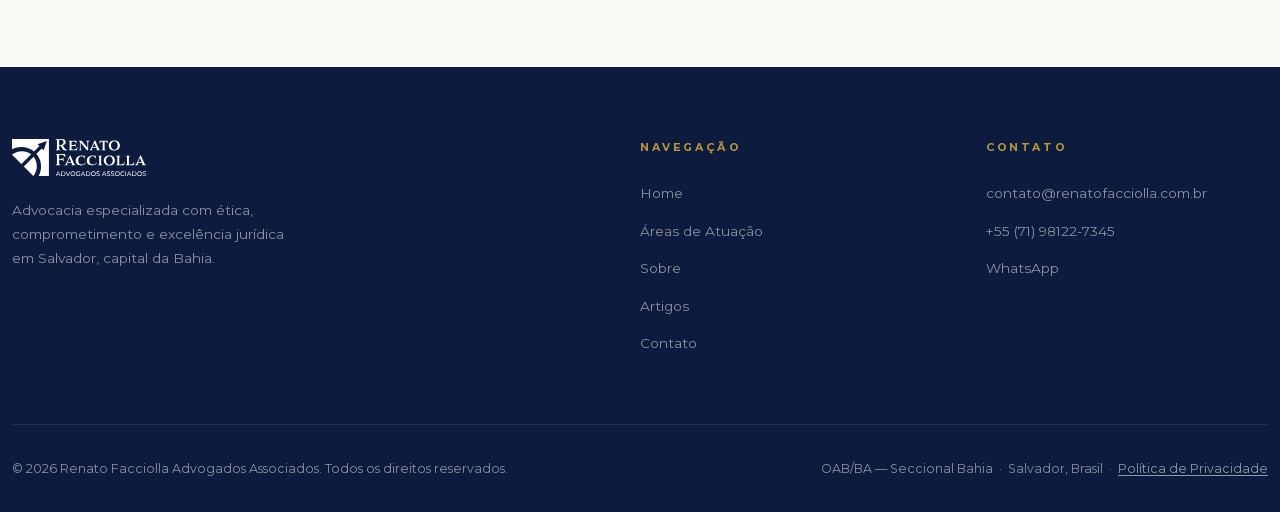
<file: artigos/escritura-imovel-salvador.html>
<!DOCTYPE html>
<html lang="pt-BR">
<head>
  <meta charset="UTF-8">
  <meta name="viewport" content="width=device-width, initial-scale=1.0">
  <title>Escritura de Imóvel em Salvador: Guia Completo com ITIV e Custos | Renato Facciolla</title>
  <meta name="description" content="Guia completo sobre escritura de compra e venda de imóvel em Salvador, BA: diferença entre contrato e escritura, ITIV, custos de cartório e o papel do advogado.">
  <link rel="canonical" href="https://renatofacciolla.com.br/artigos/escritura-imovel-salvador.html">
  <meta http-equiv="Content-Security-Policy" content="default-src 'self'; script-src 'self'; style-src 'self' 'unsafe-inline'; img-src 'self' data:; font-src 'self'; connect-src 'self' https://api.web3forms.com; form-action 'self' mailto: https://api.web3forms.com; base-uri 'self'; object-src 'none'">
  <meta name="referrer" content="strict-origin-when-cross-origin">
  <meta name="theme-color" content="#0D1B3E">
  <link rel="icon" href="/favicon.ico" sizes="32x32">
  <link rel="icon" href="/favicon.svg" type="image/svg+xml">
  <link rel="apple-touch-icon" href="/apple-touch-icon.png">
  <meta property="og:type" content="article">
  <meta property="og:locale" content="pt_BR">
  <meta property="og:site_name" content="Renato Facciolla Advogados Associados">
  <meta property="og:title" content="Escritura de Imóvel em Salvador: Guia Completo com ITIV e Custos | Renato Facciolla">
  <meta property="og:description" content="Guia completo sobre escritura de compra e venda de imóvel em Salvador, BA: diferença entre contrato e escritura, ITIV, custos de cartório e o papel do advogado.">
  <meta property="og:url" content="https://renatofacciolla.com.br/artigos/escritura-imovel-salvador.html">
  <meta property="og:image" content="https://renatofacciolla.com.br/assets/images/og-image.jpg">
  <meta property="og:image:width" content="1200">
  <meta property="og:image:height" content="630">
  <meta name="twitter:card" content="summary_large_image">

  <script type="application/ld+json">
{
  "@context": "https://schema.org",
  "@type": "Article",
  "@id": "https://renatofacciolla.com.br/artigos/escritura-imovel-salvador.html",
  "headline": "Escritura de Compra e Venda de Imóvel em Salvador: O Que Você Precisa Saber",
  "description": "Guia completo sobre escritura de compra e venda de imóvel em Salvador, BA: ITIV, custos de cartório e o papel do advogado.",
  "author": {
    "@type": "Attorney",
    "@id": "https://renatofacciolla.com.br/#attorney",
    "name": "Renato Facciolla",
    "honorificPrefix": "Dr.",
    "image": "https://renatofacciolla.com.br/assets/images/renato-facciolla.jpg",
    "url": "https://renatofacciolla.com.br/sobre.html"
  },
  "publisher": {
    "@id": "https://renatofacciolla.com.br/#firm"
  },
  "datePublished": "2026-04-30",
  "dateModified": "2026-04-30",
  "inLanguage": "pt-BR",
  "url": "https://renatofacciolla.com.br/artigos/escritura-imovel-salvador.html",
  "breadcrumb": {
    "@type": "BreadcrumbList",
    "itemListElement": [
      {
        "@type": "ListItem",
        "position": 1,
        "name": "Home",
        "item": "https://renatofacciolla.com.br/"
      },
      {
        "@type": "ListItem",
        "position": 2,
        "name": "Artigos",
        "item": "https://renatofacciolla.com.br/artigos/"
      },
      {
        "@type": "ListItem",
        "position": 3,
        "name": "Escritura de Imóvel em Salvador",
        "item": "https://renatofacciolla.com.br/artigos/escritura-imovel-salvador.html"
      }
    ]
  },
  "image": "https://renatofacciolla.com.br/assets/images/og-image.jpg"
}
  </script>

  <link rel="preload" href="../assets/fonts/Montserrat-normal-latin.woff2" as="font" type="font/woff2" crossorigin>
  <link rel="stylesheet" href="../assets/css/fonts.css">
  <link rel="stylesheet" href="../assets/vendor/fontawesome/css/all.min.css">
  <link rel="stylesheet" href="../assets/css/main.css?v=20261116a">
</head>
<body>

  <nav id="mainNav" aria-label="Navegação principal">
    <div class="nav-inner">
      <a class="navbar-brand" href="../" aria-label="RF Advogados — Início">
        <img src="../assets/images/RF-Logo.svg" alt="Renato Facciolla Advogados" height="36">
      </a>
      <button class="nav-toggle" aria-label="Abrir menu" aria-expanded="false">
        <span></span><span></span><span></span>
      </button>
      <ul class="nav-links" role="list">
        <li><a href="../">Home</a></li>
        <li><a href="../areas.html">Áreas de Atuação</a></li>
        <li><a href="../sobre.html">Sobre</a></li>
        <li><a href="./" class="active">Artigos</a></li>
        <li><a href="../contato.html" class="nav-cta">Consultar</a></li>
      </ul>
    </div>
  </nav>

  <section class="page-hero" aria-label="Escritura de Imóvel em Salvador">
    <div class="container">
      <nav class="breadcrumb-nav" aria-label="Breadcrumb">
        <a href="../">Home</a>
        <span class="sep">/</span>
        <a href="./">Artigos</a>
        <span class="sep">/</span>
        <span>Escritura de Imóvel em Salvador</span>
      </nav>
      <h1>Escritura de Imóvel<br><em>em Salvador</em></h1>
    </div>
  </section>

  <section class="article-layout section-pad">
    <div class="container">
      <div class="article-grid">

        <article class="article-body">

          <div class="article-meta">
            <span class="article-meta-cat">Direito Imobiliário</span>
            <span class="article-meta-sep">·</span>
            <span><a href="../sobre.html" rel="author">Dr.&nbsp;Renato Facciolla</a> — OAB/BA</span>
            <span class="article-meta-sep">·</span>
            <span>30 de abril de 2026</span>
            <span class="article-meta-sep">·</span>
            <span>6 min de leitura</span>
          </div>

          <p>Comprar ou vender um imóvel em Salvador envolve mais do que assinar um contrato e entregar as chaves. Para que a transferência de propriedade seja legalmente válida e proteja ambas as partes, é necessário lavrar uma <strong>escritura pública de compra e venda</strong> em cartório e registrá-la no Cartório de Registro de Imóveis. Sem esse registro, você é apenas possuidor — não proprietário.</p>

          <p>Este guia explica passo a passo como funciona a escritura de imóvel em Salvador, quais são os custos envolvidos e por que contar com um advogado faz toda a diferença.</p>

          <h2>Contrato particular ou escritura pública: qual é a diferença?</h2>

          <p>Muitos negócios imobiliários em Salvador começam com um <strong>contrato particular de compra e venda</strong> — um documento assinado entre as partes, frequentemente sem envolver cartório. Esse contrato tem validade jurídica como obrigação entre as partes, mas <strong>não transfere a propriedade do imóvel</strong>.</p>

          <p>A <strong>escritura pública</strong>, lavrada por um tabelião em cartório de notas, é o documento que, ao ser registrado no Cartório de Registro de Imóveis competente, formaliza juridicamente a transferência da propriedade. É a escritura que garante que o comprador seja reconhecido como o novo dono perante terceiros e o Estado.</p>

          <div class="article-callout">
            <p><strong>Regra do Código Civil:</strong> para imóveis com valor superior a 30 salários mínimos, a escritura pública é obrigatória por lei (<a href="https://www.planalto.gov.br/ccivil_03/leis/2002/l10406compilada.htm" target="_blank" rel="noopener">art. 108 do Código Civil</a>). Para imóveis financiados pelo SFH ou SFI, o contrato com a instituição financeira substitui a escritura.</p>
          </div>

          <h2>Documentos necessários para lavrar a escritura em Salvador</h2>

          <p>O cartório de notas em Salvador geralmente exige os seguintes documentos:</p>

          <ul>
            <li>RG, CPF e certidão de estado civil do vendedor e do comprador (e respectivos cônjuges)</li>
            <li>Matrícula atualizada do imóvel (emitida pelo Cartório de Registro de Imóveis com no máximo 30 dias)</li>
            <li>Certidão negativa de ônus reais do imóvel</li>
            <li>Certidão negativa de débitos de IPTU junto à Prefeitura de Salvador</li>
            <li>Certidão de quitação condominial, se o imóvel for em condomínio</li>
            <li>Comprovante de pagamento do ITIV (imposto municipal)</li>
            <li>Certidões negativas de ações cíveis, trabalhistas e fiscais do vendedor</li>
          </ul>

          <h2>O que é o ITIV e quanto custa em Salvador?</h2>

          <p>O <strong>ITIV (Imposto sobre Transmissão Inter Vivos)</strong> é o imposto municipal cobrado pela Prefeitura de Salvador sobre a transferência de imóveis por ato oneroso (venda). A alíquota em Salvador é de <strong>3% sobre o valor venal do imóvel</strong> (ou sobre o valor da transação, se for maior).</p>

          <p>O ITIV precisa ser pago antes da lavratura da escritura. A guia de recolhimento é emitida pela Secretaria Municipal da Fazenda de Salvador (SEFAZ-SSA).</p>

          <h2>Emolumentos de cartório: quanto cobram em Salvador?</h2>

          <p>Além do ITIV, você precisará pagar os <strong>emolumentos do cartório</strong> — os valores cobrados pelo tabelião para lavrar a escritura e pelo Cartório de Registro de Imóveis para registrá-la. Esses valores são tabelados pelo Tribunal de Justiça da Bahia (TJ-BA) e variam conforme o valor do imóvel.</p>

          <p>Como referência, para imóveis de valor médio em Salvador, os emolumentos totais (cartório de notas + registro de imóveis) costumam representar entre <strong>1% e 2% do valor do imóvel</strong>. Recomenda-se solicitar uma simulação diretamente ao cartório.</p>

          <h2>Qual é o papel do advogado na compra e venda de imóvel?</h2>

          <p>Embora a presença do advogado não seja obrigatória para lavrar uma escritura de compra e venda (diferente do inventário), <strong>contar com assessoria jurídica especializada é altamente recomendável</strong> — especialmente em negócios de maior valor. O advogado:</p>

          <ul>
            <li>Analisa a matrícula e o histórico do imóvel para identificar ônus, penhoras, hipotecas ou irregularidades</li>
            <li>Levanta as certidões negativas necessárias para proteger o comprador</li>
            <li>Verifica a regularidade fiscal e jurídica do vendedor</li>
            <li>Negocia e revisa as cláusulas do contrato preliminar ou do compromisso de compra e venda</li>
            <li>Orienta sobre a melhor forma de estruturar o negócio (à vista, parcelado, com alienação fiduciária)</li>
            <li>Acompanha o processo até o registro definitivo no Cartório de Registro de Imóveis</li>
          </ul>

          <div class="article-callout">
            <p>Comprar um imóvel sem verificar a situação jurídica do vendedor e do bem pode resultar em perda do imóvel para credores anteriores ou em disputas prolongadas na Justiça. A assessoria jurídica é um custo pequeno diante do valor do negócio.</p>
          </div>

          <div class="article-divider"></div>

          <p>O escritório Renato Facciolla Advogados tem experiência na assessoria de compra e venda de imóveis em Salvador, desde a análise documental até o registro final. Se você está prestes a fechar um negócio imobiliário, entre em contato para uma consulta antes de assinar qualquer documento.</p>

          <aside class="author-box" aria-label="Sobre o autor">
            <img src="../assets/images/renato-facciolla-avatar.webp" alt="Dr.&nbsp;Renato Facciolla" width="96" height="96" loading="lazy">
            <div>
              <span class="author-box-label">Sobre o autor</span>
              <h3>Dr.&nbsp;Renato Facciolla</h3>
              <p>Advogado inscrito na OAB/BA, nascido e criado em Salvador. Atua no Fórum Ruy Barbosa, no TJ-BA e na Justiça do Trabalho, com foco em Direito Civil, Trabalhista, Empresarial e na prática extrajudicial e cartorária.</p>
              <a href="../sobre.html" class="why-col-link">Conheça o advogado <i class="fas fa-arrow-right" aria-hidden="true"></i></a>
            </div>
          </aside>

        </article>

        <aside class="article-sidebar">
          <div class="article-sidebar-card">
            <h4>Fale com o Escritório</h4>
            <p style="font-size:0.86rem;margin-bottom:1.4rem">Comprando ou vendendo um imóvel em Salvador? Consulte antes de assinar.</p>
            <a href="../contato.html" class="btn-primary" style="width:100%;justify-content:center;font-size:0.76rem">
              <i class="fas fa-calendar-check" aria-hidden="true"></i> Agendar Consulta
            </a>
            <a href="#" class="btn-primary wz-link" style="width:100%;justify-content:center;font-size:0.76rem;margin-top:0.8rem;background:#25D366;border-color:#25D366">
              <i class="fab fa-whatsapp" aria-hidden="true"></i> WhatsApp
            </a>
          </div>

          <div class="article-sidebar-card">
            <h4>Áreas Relacionadas</h4>
            <a href="../areas.html#escrituras" class="sidebar-area-link">
              <i class="fas fa-circle" aria-hidden="true"></i> Escrituras e Inventários
            </a>
            <a href="../areas.html#civil" class="sidebar-area-link">
              <i class="fas fa-circle" aria-hidden="true"></i> Direito Civil
            </a>
            <a href="../areas.html#extrajudicial" class="sidebar-area-link">
              <i class="fas fa-circle" aria-hidden="true"></i> Consultoria Extrajudicial
            </a>
          </div>

          <div class="article-sidebar-card">
            <h4>Outros Artigos</h4>
            <a href="inventario-extrajudicial-bahia.html" class="sidebar-area-link">
              <i class="fas fa-circle" aria-hidden="true"></i> Inventário Extrajudicial na Bahia
            </a>
            <a href="demissao-sem-justa-causa-salvador.html" class="sidebar-area-link">
              <i class="fas fa-circle" aria-hidden="true"></i> Demissão Sem Justa Causa
            </a>
            <a href="acidente-de-trabalho-bahia.html" class="sidebar-area-link">
              <i class="fas fa-circle" aria-hidden="true"></i> Acidente de Trabalho na Bahia
            </a>
          </div>
        </aside>

      </div>
    </div>
  </section>

  <footer class="site-footer">
    <div class="container">
      <div class="footer-inner">
        <div class="footer-brand">
          <img src="../assets/images/RF-Logo.svg" alt="Renato Facciolla Advogados">
          <p>Advocacia especializada com ética, comprometimento e excelência jurídica em Salvador, capital da Bahia.</p>
        </div>
        <div class="footer-col">
          <h3>Navegação</h3>
          <ul>
            <li><a href="../">Home</a></li>
            <li><a href="../areas.html">Áreas de Atuação</a></li>
            <li><a href="../sobre.html">Sobre</a></li>
            <li><a href="./">Artigos</a></li>
            <li><a href="../contato.html">Contato</a></li>
          </ul>
        </div>
        <div class="footer-col">
          <h3>Contato</h3>
          <ul>
            <li><a href="mailto:contato@renatofacciolla.com.br">contato@renatofacciolla.com.br</a></li>
            <li><a href="tel:+5571981227345">+55 (71) 98122-7345</a></li>
            <li><a href="#" class="wz-link">WhatsApp</a></li>
          </ul>
        </div>
      </div>
      <div class="footer-bottom">
        <p>© <span id="copy-year">2026</span> Renato Facciolla Advogados Associados. Todos os direitos reservados.</p>
        <p>OAB/BA — Seccional Bahia &nbsp;·&nbsp; Salvador, Brasil &nbsp;·&nbsp; <a href="../politica-de-privacidade.html">Política de Privacidade</a></p>
      </div>
    </div>
  </footer>

  <a href="#" class="wz-float" aria-label="Contato via WhatsApp" title="WhatsApp">
    <i class="fab fa-whatsapp" aria-hidden="true"></i>
  </a>

  <script src="../assets/js/main.js?v=20261113"></script>
</body>
</html>
</file>
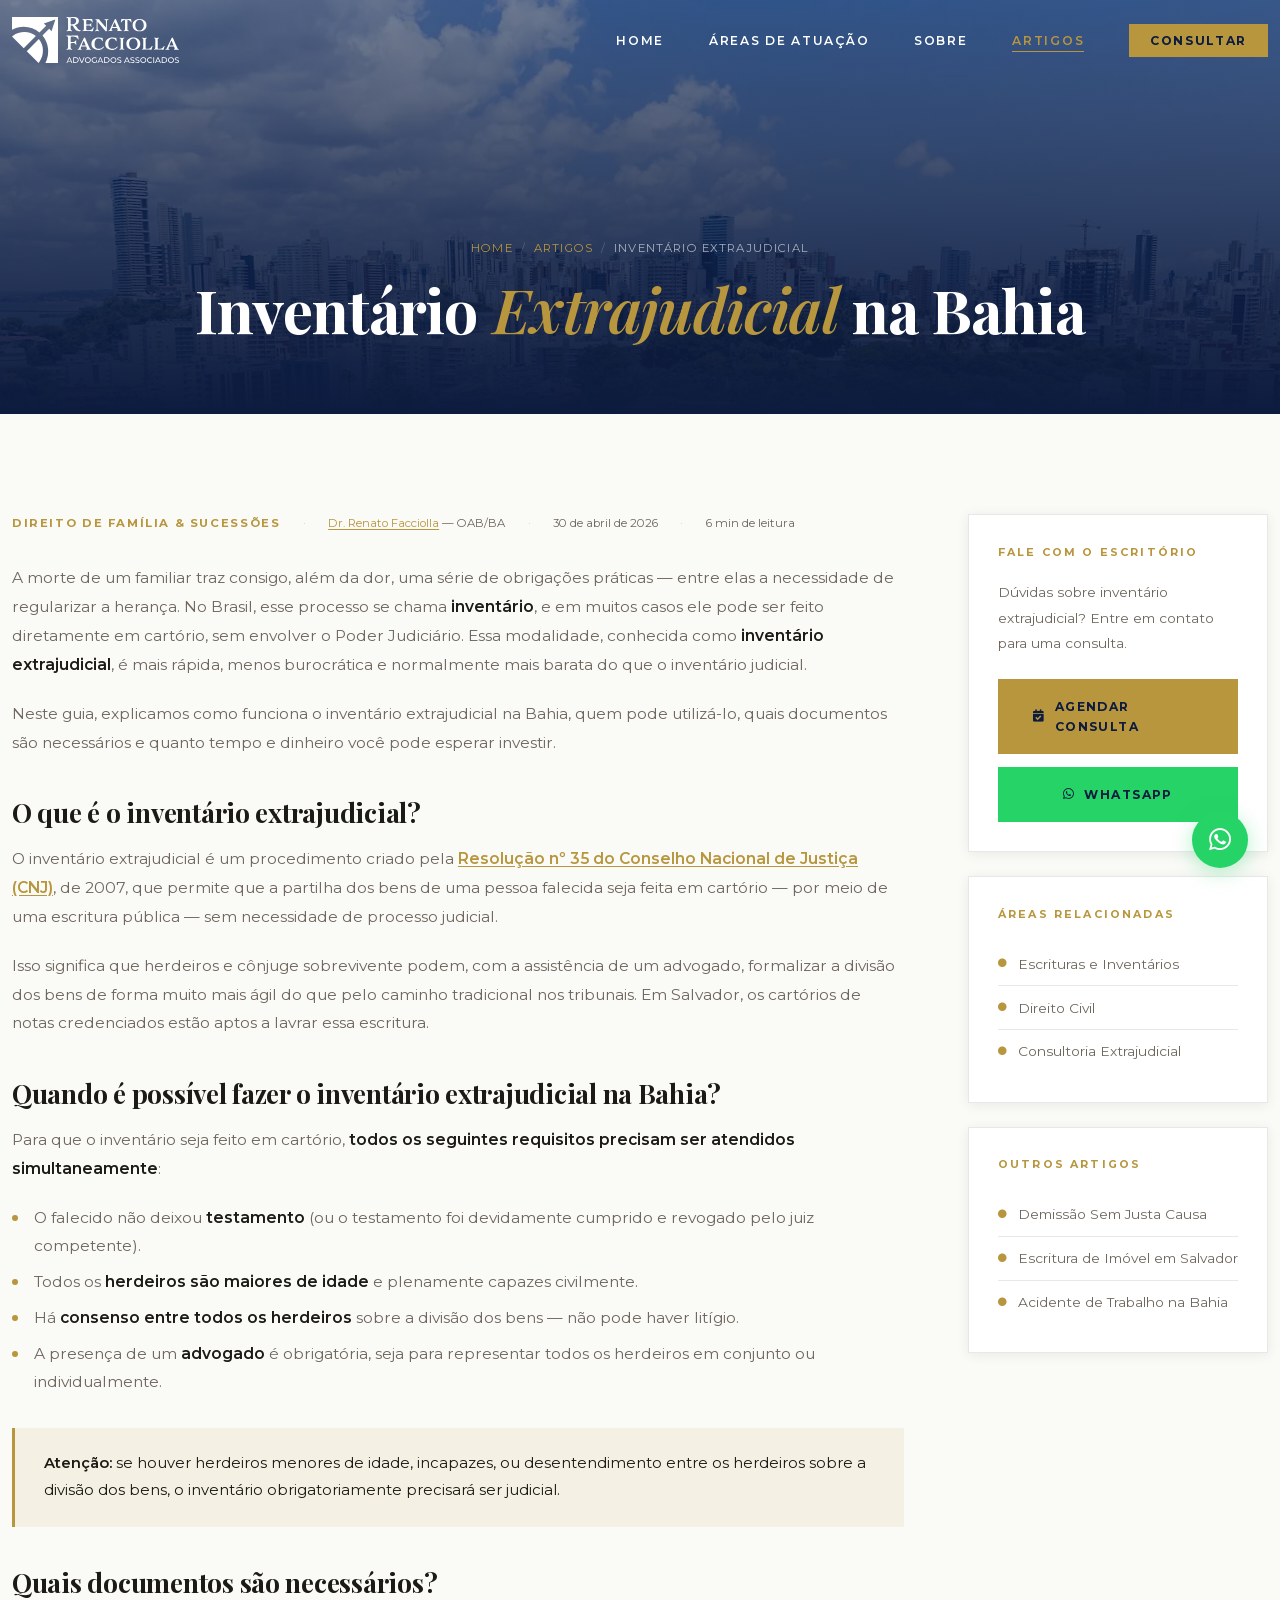
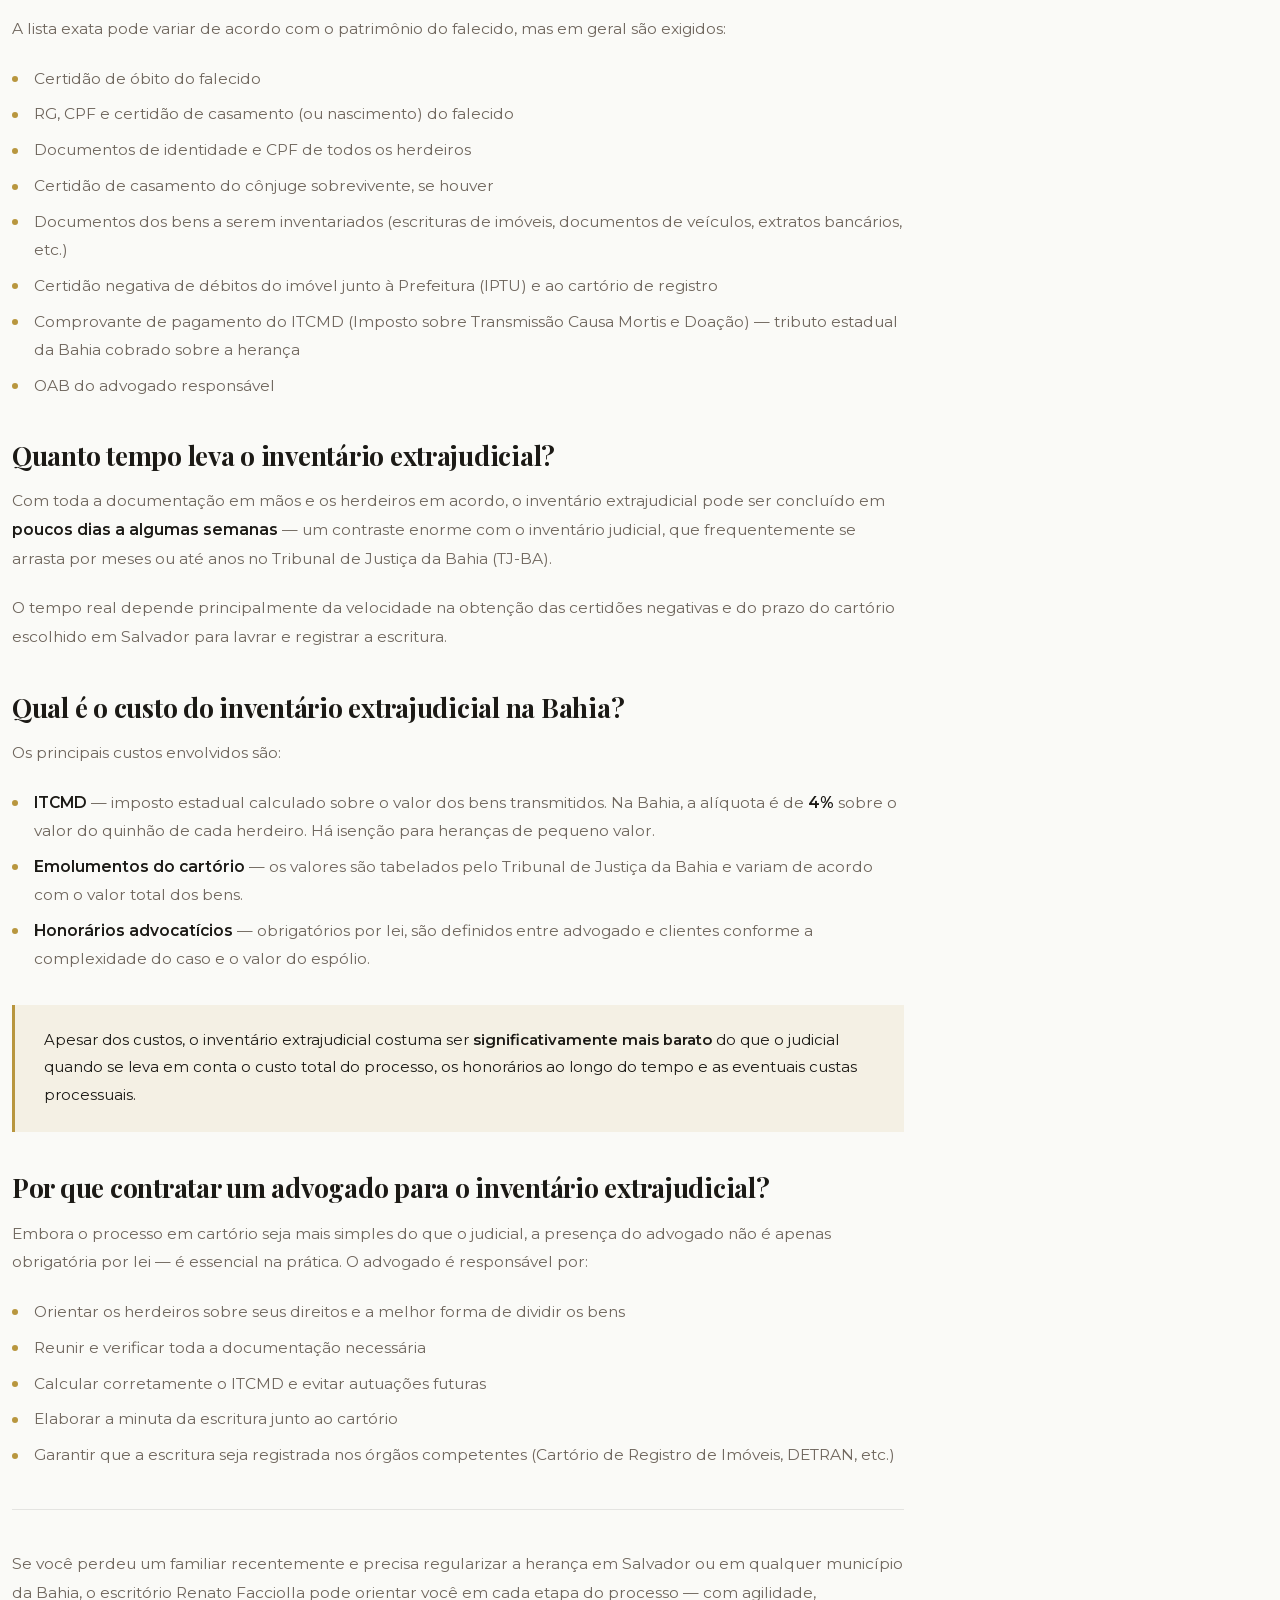
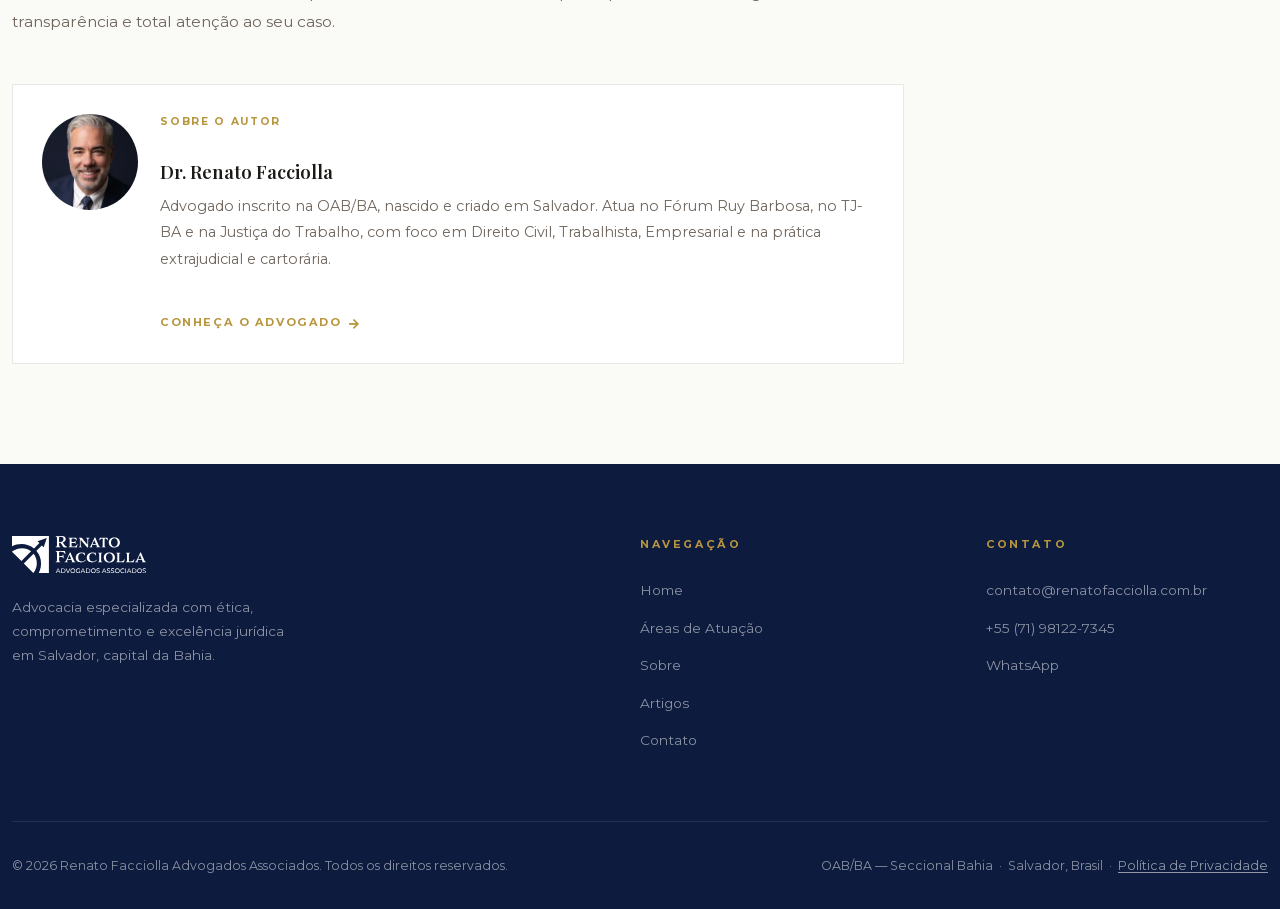
<file: artigos/inventario-extrajudicial-bahia.html>
<!DOCTYPE html>
<html lang="pt-BR">
<head>
  <meta charset="UTF-8">
  <meta name="viewport" content="width=device-width, initial-scale=1.0">
  <title>Inventário Extrajudicial na Bahia: Como Funciona e Qual o Custo | Renato Facciolla</title>
  <meta name="description" content="Saiba quando é possível fazer inventário extrajudicial em cartório na Bahia, quais documentos são necessários e quanto custa. Advogado em Salvador, BA.">
  <link rel="canonical" href="https://renatofacciolla.com.br/artigos/inventario-extrajudicial-bahia.html">
  <meta http-equiv="Content-Security-Policy" content="default-src 'self'; script-src 'self'; style-src 'self' 'unsafe-inline'; img-src 'self' data:; font-src 'self'; connect-src 'self' https://api.web3forms.com; form-action 'self' mailto: https://api.web3forms.com; base-uri 'self'; object-src 'none'">
  <meta name="referrer" content="strict-origin-when-cross-origin">
  <meta name="theme-color" content="#0D1B3E">
  <link rel="icon" href="/favicon.ico" sizes="32x32">
  <link rel="icon" href="/favicon.svg" type="image/svg+xml">
  <link rel="apple-touch-icon" href="/apple-touch-icon.png">
  <meta property="og:type" content="article">
  <meta property="og:locale" content="pt_BR">
  <meta property="og:site_name" content="Renato Facciolla Advogados Associados">
  <meta property="og:title" content="Inventário Extrajudicial na Bahia: Como Funciona e Qual o Custo | Renato Facciolla">
  <meta property="og:description" content="Saiba quando é possível fazer inventário extrajudicial em cartório na Bahia, quais documentos são necessários e quanto custa. Advogado em Salvador, BA.">
  <meta property="og:url" content="https://renatofacciolla.com.br/artigos/inventario-extrajudicial-bahia.html">
  <meta property="og:image" content="https://renatofacciolla.com.br/assets/images/og-image.jpg">
  <meta property="og:image:width" content="1200">
  <meta property="og:image:height" content="630">
  <meta name="twitter:card" content="summary_large_image">

  <script type="application/ld+json">
{
  "@context": "https://schema.org",
  "@type": "Article",
  "@id": "https://renatofacciolla.com.br/artigos/inventario-extrajudicial-bahia.html",
  "headline": "Inventário Extrajudicial na Bahia: Como Funciona, Quem Pode Fazer e Qual o Custo",
  "description": "Saiba quando é possível fazer inventário extrajudicial em cartório na Bahia, quais documentos são necessários e quanto custa.",
  "author": {
    "@type": "Attorney",
    "@id": "https://renatofacciolla.com.br/#attorney",
    "name": "Renato Facciolla",
    "honorificPrefix": "Dr.",
    "image": "https://renatofacciolla.com.br/assets/images/renato-facciolla.jpg",
    "url": "https://renatofacciolla.com.br/sobre.html"
  },
  "publisher": {
    "@id": "https://renatofacciolla.com.br/#firm"
  },
  "datePublished": "2026-04-30",
  "dateModified": "2026-04-30",
  "inLanguage": "pt-BR",
  "url": "https://renatofacciolla.com.br/artigos/inventario-extrajudicial-bahia.html",
  "breadcrumb": {
    "@type": "BreadcrumbList",
    "itemListElement": [
      {
        "@type": "ListItem",
        "position": 1,
        "name": "Home",
        "item": "https://renatofacciolla.com.br/"
      },
      {
        "@type": "ListItem",
        "position": 2,
        "name": "Artigos",
        "item": "https://renatofacciolla.com.br/artigos/"
      },
      {
        "@type": "ListItem",
        "position": 3,
        "name": "Inventário Extrajudicial na Bahia",
        "item": "https://renatofacciolla.com.br/artigos/inventario-extrajudicial-bahia.html"
      }
    ]
  },
  "image": "https://renatofacciolla.com.br/assets/images/og-image.jpg"
}
  </script>

  <link rel="preload" href="../assets/fonts/Montserrat-normal-latin.woff2" as="font" type="font/woff2" crossorigin>
  <link rel="stylesheet" href="../assets/css/fonts.css">
  <link rel="stylesheet" href="../assets/vendor/fontawesome/css/all.min.css">
  <link rel="stylesheet" href="../assets/css/main.css?v=20261116a">
</head>
<body>

  <nav id="mainNav" aria-label="Navegação principal">
    <div class="nav-inner">
      <a class="navbar-brand" href="../" aria-label="RF Advogados — Início">
        <img src="../assets/images/RF-Logo.svg" alt="Renato Facciolla Advogados" height="36">
      </a>
      <button class="nav-toggle" aria-label="Abrir menu" aria-expanded="false">
        <span></span><span></span><span></span>
      </button>
      <ul class="nav-links" role="list">
        <li><a href="../">Home</a></li>
        <li><a href="../areas.html">Áreas de Atuação</a></li>
        <li><a href="../sobre.html">Sobre</a></li>
        <li><a href="./" class="active">Artigos</a></li>
        <li><a href="../contato.html" class="nav-cta">Consultar</a></li>
      </ul>
    </div>
  </nav>

  <section class="page-hero" aria-label="Inventário Extrajudicial na Bahia">
    <div class="container">
      <nav class="breadcrumb-nav" aria-label="Breadcrumb">
        <a href="../">Home</a>
        <span class="sep">/</span>
        <a href="./">Artigos</a>
        <span class="sep">/</span>
        <span>Inventário Extrajudicial</span>
      </nav>
      <h1>Inventário<br><em>Extrajudicial</em> na Bahia</h1>
    </div>
  </section>

  <section class="article-layout section-pad">
    <div class="container">
      <div class="article-grid">

        <article class="article-body">

          <div class="article-meta">
            <span class="article-meta-cat">Direito de Família &amp; Sucessões</span>
            <span class="article-meta-sep">·</span>
            <span><a href="../sobre.html" rel="author">Dr.&nbsp;Renato Facciolla</a> — OAB/BA</span>
            <span class="article-meta-sep">·</span>
            <span>30 de abril de 2026</span>
            <span class="article-meta-sep">·</span>
            <span>6 min de leitura</span>
          </div>

          <p>A morte de um familiar traz consigo, além da dor, uma série de obrigações práticas — entre elas a necessidade de regularizar a herança. No Brasil, esse processo se chama <strong>inventário</strong>, e em muitos casos ele pode ser feito diretamente em cartório, sem envolver o Poder Judiciário. Essa modalidade, conhecida como <strong>inventário extrajudicial</strong>, é mais rápida, menos burocrática e normalmente mais barata do que o inventário judicial.</p>

          <p>Neste guia, explicamos como funciona o inventário extrajudicial na Bahia, quem pode utilizá-lo, quais documentos são necessários e quanto tempo e dinheiro você pode esperar investir.</p>

          <h2>O que é o inventário extrajudicial?</h2>

          <p>O inventário extrajudicial é um procedimento criado pela <strong><a href="https://atos.cnj.jus.br/atos/detalhar/179" target="_blank" rel="noopener">Resolução nº 35 do Conselho Nacional de Justiça (CNJ)</a></strong>, de 2007, que permite que a partilha dos bens de uma pessoa falecida seja feita em cartório — por meio de uma escritura pública — sem necessidade de processo judicial.</p>

          <p>Isso significa que herdeiros e cônjuge sobrevivente podem, com a assistência de um advogado, formalizar a divisão dos bens de forma muito mais ágil do que pelo caminho tradicional nos tribunais. Em Salvador, os cartórios de notas credenciados estão aptos a lavrar essa escritura.</p>

          <h2>Quando é possível fazer o inventário extrajudicial na Bahia?</h2>

          <p>Para que o inventário seja feito em cartório, <strong>todos os seguintes requisitos precisam ser atendidos simultaneamente</strong>:</p>

          <ul>
            <li>O falecido não deixou <strong>testamento</strong> (ou o testamento foi devidamente cumprido e revogado pelo juiz competente).</li>
            <li>Todos os <strong>herdeiros são maiores de idade</strong> e plenamente capazes civilmente.</li>
            <li>Há <strong>consenso entre todos os herdeiros</strong> sobre a divisão dos bens — não pode haver litígio.</li>
            <li>A presença de um <strong>advogado</strong> é obrigatória, seja para representar todos os herdeiros em conjunto ou individualmente.</li>
          </ul>

          <div class="article-callout">
            <p><strong>Atenção:</strong> se houver herdeiros menores de idade, incapazes, ou desentendimento entre os herdeiros sobre a divisão dos bens, o inventário obrigatoriamente precisará ser judicial.</p>
          </div>

          <h2>Quais documentos são necessários?</h2>

          <p>A lista exata pode variar de acordo com o patrimônio do falecido, mas em geral são exigidos:</p>

          <ul>
            <li>Certidão de óbito do falecido</li>
            <li>RG, CPF e certidão de casamento (ou nascimento) do falecido</li>
            <li>Documentos de identidade e CPF de todos os herdeiros</li>
            <li>Certidão de casamento do cônjuge sobrevivente, se houver</li>
            <li>Documentos dos bens a serem inventariados (escrituras de imóveis, documentos de veículos, extratos bancários, etc.)</li>
            <li>Certidão negativa de débitos do imóvel junto à Prefeitura (IPTU) e ao cartório de registro</li>
            <li>Comprovante de pagamento do ITCMD (Imposto sobre Transmissão Causa Mortis e Doação) — tributo estadual da Bahia cobrado sobre a herança</li>
            <li>OAB do advogado responsável</li>
          </ul>

          <h2>Quanto tempo leva o inventário extrajudicial?</h2>

          <p>Com toda a documentação em mãos e os herdeiros em acordo, o inventário extrajudicial pode ser concluído em <strong>poucos dias a algumas semanas</strong> — um contraste enorme com o inventário judicial, que frequentemente se arrasta por meses ou até anos no Tribunal de Justiça da Bahia (TJ-BA).</p>

          <p>O tempo real depende principalmente da velocidade na obtenção das certidões negativas e do prazo do cartório escolhido em Salvador para lavrar e registrar a escritura.</p>

          <h2>Qual é o custo do inventário extrajudicial na Bahia?</h2>

          <p>Os principais custos envolvidos são:</p>

          <ul>
            <li><strong>ITCMD</strong> — imposto estadual calculado sobre o valor dos bens transmitidos. Na Bahia, a alíquota é de <strong>4%</strong> sobre o valor do quinhão de cada herdeiro. Há isenção para heranças de pequeno valor.</li>
            <li><strong>Emolumentos do cartório</strong> — os valores são tabelados pelo Tribunal de Justiça da Bahia e variam de acordo com o valor total dos bens.</li>
            <li><strong>Honorários advocatícios</strong> — obrigatórios por lei, são definidos entre advogado e clientes conforme a complexidade do caso e o valor do espólio.</li>
          </ul>

          <div class="article-callout">
            <p>Apesar dos custos, o inventário extrajudicial costuma ser <strong>significativamente mais barato</strong> do que o judicial quando se leva em conta o custo total do processo, os honorários ao longo do tempo e as eventuais custas processuais.</p>
          </div>

          <h2>Por que contratar um advogado para o inventário extrajudicial?</h2>

          <p>Embora o processo em cartório seja mais simples do que o judicial, a presença do advogado não é apenas obrigatória por lei — é essencial na prática. O advogado é responsável por:</p>

          <ul>
            <li>Orientar os herdeiros sobre seus direitos e a melhor forma de dividir os bens</li>
            <li>Reunir e verificar toda a documentação necessária</li>
            <li>Calcular corretamente o ITCMD e evitar autuações futuras</li>
            <li>Elaborar a minuta da escritura junto ao cartório</li>
            <li>Garantir que a escritura seja registrada nos órgãos competentes (Cartório de Registro de Imóveis, DETRAN, etc.)</li>
          </ul>

          <div class="article-divider"></div>

          <p>Se você perdeu um familiar recentemente e precisa regularizar a herança em Salvador ou em qualquer município da Bahia, o escritório Renato Facciolla pode orientar você em cada etapa do processo — com agilidade, transparência e total atenção ao seu caso.</p>

          <aside class="author-box" aria-label="Sobre o autor">
            <img src="../assets/images/renato-facciolla-avatar.webp" alt="Dr.&nbsp;Renato Facciolla" width="96" height="96" loading="lazy">
            <div>
              <span class="author-box-label">Sobre o autor</span>
              <h3>Dr.&nbsp;Renato Facciolla</h3>
              <p>Advogado inscrito na OAB/BA, nascido e criado em Salvador. Atua no Fórum Ruy Barbosa, no TJ-BA e na Justiça do Trabalho, com foco em Direito Civil, Trabalhista, Empresarial e na prática extrajudicial e cartorária.</p>
              <a href="../sobre.html" class="why-col-link">Conheça o advogado <i class="fas fa-arrow-right" aria-hidden="true"></i></a>
            </div>
          </aside>

        </article>

        <aside class="article-sidebar">
          <div class="article-sidebar-card">
            <h4>Fale com o Escritório</h4>
            <p style="font-size:0.86rem;margin-bottom:1.4rem">Dúvidas sobre inventário extrajudicial? Entre em contato para uma consulta.</p>
            <a href="../contato.html" class="btn-primary" style="width:100%;justify-content:center;font-size:0.76rem">
              <i class="fas fa-calendar-check" aria-hidden="true"></i> Agendar Consulta
            </a>
            <a href="#" class="btn-primary wz-link" style="width:100%;justify-content:center;font-size:0.76rem;margin-top:0.8rem;background:#25D366;border-color:#25D366">
              <i class="fab fa-whatsapp" aria-hidden="true"></i> WhatsApp
            </a>
          </div>

          <div class="article-sidebar-card">
            <h4>Áreas Relacionadas</h4>
            <a href="../areas.html#escrituras" class="sidebar-area-link">
              <i class="fas fa-circle" aria-hidden="true"></i> Escrituras e Inventários
            </a>
            <a href="../areas.html#civil" class="sidebar-area-link">
              <i class="fas fa-circle" aria-hidden="true"></i> Direito Civil
            </a>
            <a href="../areas.html#extrajudicial" class="sidebar-area-link">
              <i class="fas fa-circle" aria-hidden="true"></i> Consultoria Extrajudicial
            </a>
          </div>

          <div class="article-sidebar-card">
            <h4>Outros Artigos</h4>
            <a href="demissao-sem-justa-causa-salvador.html" class="sidebar-area-link">
              <i class="fas fa-circle" aria-hidden="true"></i> Demissão Sem Justa Causa
            </a>
            <a href="escritura-imovel-salvador.html" class="sidebar-area-link">
              <i class="fas fa-circle" aria-hidden="true"></i> Escritura de Imóvel em Salvador
            </a>
            <a href="acidente-de-trabalho-bahia.html" class="sidebar-area-link">
              <i class="fas fa-circle" aria-hidden="true"></i> Acidente de Trabalho na Bahia
            </a>
          </div>
        </aside>

      </div>
    </div>
  </section>

  <footer class="site-footer">
    <div class="container">
      <div class="footer-inner">
        <div class="footer-brand">
          <img src="../assets/images/RF-Logo.svg" alt="Renato Facciolla Advogados">
          <p>Advocacia especializada com ética, comprometimento e excelência jurídica em Salvador, capital da Bahia.</p>
        </div>
        <div class="footer-col">
          <h3>Navegação</h3>
          <ul>
            <li><a href="../">Home</a></li>
            <li><a href="../areas.html">Áreas de Atuação</a></li>
            <li><a href="../sobre.html">Sobre</a></li>
            <li><a href="./">Artigos</a></li>
            <li><a href="../contato.html">Contato</a></li>
          </ul>
        </div>
        <div class="footer-col">
          <h3>Contato</h3>
          <ul>
            <li><a href="mailto:contato@renatofacciolla.com.br">contato@renatofacciolla.com.br</a></li>
            <li><a href="tel:+5571981227345">+55 (71) 98122-7345</a></li>
            <li><a href="#" class="wz-link">WhatsApp</a></li>
          </ul>
        </div>
      </div>
      <div class="footer-bottom">
        <p>© <span id="copy-year">2026</span> Renato Facciolla Advogados Associados. Todos os direitos reservados.</p>
        <p>OAB/BA — Seccional Bahia &nbsp;·&nbsp; Salvador, Brasil &nbsp;·&nbsp; <a href="../politica-de-privacidade.html">Política de Privacidade</a></p>
      </div>
    </div>
  </footer>

  <a href="#" class="wz-float" aria-label="Contato via WhatsApp" title="WhatsApp">
    <i class="fab fa-whatsapp" aria-hidden="true"></i>
  </a>

  <script src="../assets/js/main.js?v=20261113"></script>
</body>
</html>
</file>
<file: assets/css/fonts.css>
/* Self-hosted Google Fonts (Playfair Display, Montserrat) — latin + latin-ext */
/* latin-ext */
@font-face {
  font-family: 'Montserrat';
  font-style: normal;
  font-weight: 300;
  font-display: swap;
  src: url(../fonts/Montserrat-normal-latin-ext.woff2) format('woff2');
  unicode-range: U+0100-02BA, U+02BD-02C5, U+02C7-02CC, U+02CE-02D7, U+02DD-02FF, U+0304, U+0308, U+0329, U+1D00-1DBF, U+1E00-1E9F, U+1EF2-1EFF, U+2020, U+20A0-20AB, U+20AD-20C4, U+2113, U+2C60-2C7F, U+A720-A7FF;
}
/* latin */
@font-face {
  font-family: 'Montserrat';
  font-style: normal;
  font-weight: 300;
  font-display: swap;
  src: url(../fonts/Montserrat-normal-latin.woff2) format('woff2');
  unicode-range: U+0000-00FF, U+0131, U+0152-0153, U+02BB-02BC, U+02C6, U+02DA, U+02DC, U+0304, U+0308, U+0329, U+2000-206F, U+20AC, U+2122, U+2191, U+2193, U+2212, U+2215, U+FEFF, U+FFFD;
}
/* latin-ext */
@font-face {
  font-family: 'Montserrat';
  font-style: normal;
  font-weight: 400;
  font-display: swap;
  src: url(../fonts/Montserrat-normal-latin-ext.woff2) format('woff2');
  unicode-range: U+0100-02BA, U+02BD-02C5, U+02C7-02CC, U+02CE-02D7, U+02DD-02FF, U+0304, U+0308, U+0329, U+1D00-1DBF, U+1E00-1E9F, U+1EF2-1EFF, U+2020, U+20A0-20AB, U+20AD-20C4, U+2113, U+2C60-2C7F, U+A720-A7FF;
}
/* latin */
@font-face {
  font-family: 'Montserrat';
  font-style: normal;
  font-weight: 400;
  font-display: swap;
  src: url(../fonts/Montserrat-normal-latin.woff2) format('woff2');
  unicode-range: U+0000-00FF, U+0131, U+0152-0153, U+02BB-02BC, U+02C6, U+02DA, U+02DC, U+0304, U+0308, U+0329, U+2000-206F, U+20AC, U+2122, U+2191, U+2193, U+2212, U+2215, U+FEFF, U+FFFD;
}
/* latin-ext */
@font-face {
  font-family: 'Montserrat';
  font-style: normal;
  font-weight: 500;
  font-display: swap;
  src: url(../fonts/Montserrat-normal-latin-ext.woff2) format('woff2');
  unicode-range: U+0100-02BA, U+02BD-02C5, U+02C7-02CC, U+02CE-02D7, U+02DD-02FF, U+0304, U+0308, U+0329, U+1D00-1DBF, U+1E00-1E9F, U+1EF2-1EFF, U+2020, U+20A0-20AB, U+20AD-20C4, U+2113, U+2C60-2C7F, U+A720-A7FF;
}
/* latin */
@font-face {
  font-family: 'Montserrat';
  font-style: normal;
  font-weight: 500;
  font-display: swap;
  src: url(../fonts/Montserrat-normal-latin.woff2) format('woff2');
  unicode-range: U+0000-00FF, U+0131, U+0152-0153, U+02BB-02BC, U+02C6, U+02DA, U+02DC, U+0304, U+0308, U+0329, U+2000-206F, U+20AC, U+2122, U+2191, U+2193, U+2212, U+2215, U+FEFF, U+FFFD;
}
/* latin-ext */
@font-face {
  font-family: 'Montserrat';
  font-style: normal;
  font-weight: 600;
  font-display: swap;
  src: url(../fonts/Montserrat-normal-latin-ext.woff2) format('woff2');
  unicode-range: U+0100-02BA, U+02BD-02C5, U+02C7-02CC, U+02CE-02D7, U+02DD-02FF, U+0304, U+0308, U+0329, U+1D00-1DBF, U+1E00-1E9F, U+1EF2-1EFF, U+2020, U+20A0-20AB, U+20AD-20C4, U+2113, U+2C60-2C7F, U+A720-A7FF;
}
/* latin */
@font-face {
  font-family: 'Montserrat';
  font-style: normal;
  font-weight: 600;
  font-display: swap;
  src: url(../fonts/Montserrat-normal-latin.woff2) format('woff2');
  unicode-range: U+0000-00FF, U+0131, U+0152-0153, U+02BB-02BC, U+02C6, U+02DA, U+02DC, U+0304, U+0308, U+0329, U+2000-206F, U+20AC, U+2122, U+2191, U+2193, U+2212, U+2215, U+FEFF, U+FFFD;
}
/* latin-ext */
@font-face {
  font-family: 'Montserrat';
  font-style: normal;
  font-weight: 700;
  font-display: swap;
  src: url(../fonts/Montserrat-normal-latin-ext.woff2) format('woff2');
  unicode-range: U+0100-02BA, U+02BD-02C5, U+02C7-02CC, U+02CE-02D7, U+02DD-02FF, U+0304, U+0308, U+0329, U+1D00-1DBF, U+1E00-1E9F, U+1EF2-1EFF, U+2020, U+20A0-20AB, U+20AD-20C4, U+2113, U+2C60-2C7F, U+A720-A7FF;
}
/* latin */
@font-face {
  font-family: 'Montserrat';
  font-style: normal;
  font-weight: 700;
  font-display: swap;
  src: url(../fonts/Montserrat-normal-latin.woff2) format('woff2');
  unicode-range: U+0000-00FF, U+0131, U+0152-0153, U+02BB-02BC, U+02C6, U+02DA, U+02DC, U+0304, U+0308, U+0329, U+2000-206F, U+20AC, U+2122, U+2191, U+2193, U+2212, U+2215, U+FEFF, U+FFFD;
}
/* latin-ext */
@font-face {
  font-family: 'Montserrat';
  font-style: normal;
  font-weight: 800;
  font-display: swap;
  src: url(../fonts/Montserrat-normal-latin-ext.woff2) format('woff2');
  unicode-range: U+0100-02BA, U+02BD-02C5, U+02C7-02CC, U+02CE-02D7, U+02DD-02FF, U+0304, U+0308, U+0329, U+1D00-1DBF, U+1E00-1E9F, U+1EF2-1EFF, U+2020, U+20A0-20AB, U+20AD-20C4, U+2113, U+2C60-2C7F, U+A720-A7FF;
}
/* latin */
@font-face {
  font-family: 'Montserrat';
  font-style: normal;
  font-weight: 800;
  font-display: swap;
  src: url(../fonts/Montserrat-normal-latin.woff2) format('woff2');
  unicode-range: U+0000-00FF, U+0131, U+0152-0153, U+02BB-02BC, U+02C6, U+02DA, U+02DC, U+0304, U+0308, U+0329, U+2000-206F, U+20AC, U+2122, U+2191, U+2193, U+2212, U+2215, U+FEFF, U+FFFD;
}
/* latin-ext */
@font-face {
  font-family: 'Montserrat';
  font-style: normal;
  font-weight: 900;
  font-display: swap;
  src: url(../fonts/Montserrat-normal-latin-ext.woff2) format('woff2');
  unicode-range: U+0100-02BA, U+02BD-02C5, U+02C7-02CC, U+02CE-02D7, U+02DD-02FF, U+0304, U+0308, U+0329, U+1D00-1DBF, U+1E00-1E9F, U+1EF2-1EFF, U+2020, U+20A0-20AB, U+20AD-20C4, U+2113, U+2C60-2C7F, U+A720-A7FF;
}
/* latin */
@font-face {
  font-family: 'Montserrat';
  font-style: normal;
  font-weight: 900;
  font-display: swap;
  src: url(../fonts/Montserrat-normal-latin.woff2) format('woff2');
  unicode-range: U+0000-00FF, U+0131, U+0152-0153, U+02BB-02BC, U+02C6, U+02DA, U+02DC, U+0304, U+0308, U+0329, U+2000-206F, U+20AC, U+2122, U+2191, U+2193, U+2212, U+2215, U+FEFF, U+FFFD;
}
/* latin-ext */
@font-face {
  font-family: 'Playfair Display';
  font-style: italic;
  font-weight: 400;
  font-display: swap;
  src: url(../fonts/PlayfairDisplay-italic-latin-ext.woff2) format('woff2');
  unicode-range: U+0100-02BA, U+02BD-02C5, U+02C7-02CC, U+02CE-02D7, U+02DD-02FF, U+0304, U+0308, U+0329, U+1D00-1DBF, U+1E00-1E9F, U+1EF2-1EFF, U+2020, U+20A0-20AB, U+20AD-20C4, U+2113, U+2C60-2C7F, U+A720-A7FF;
}
/* latin */
@font-face {
  font-family: 'Playfair Display';
  font-style: italic;
  font-weight: 400;
  font-display: swap;
  src: url(../fonts/PlayfairDisplay-italic-latin.woff2) format('woff2');
  unicode-range: U+0000-00FF, U+0131, U+0152-0153, U+02BB-02BC, U+02C6, U+02DA, U+02DC, U+0304, U+0308, U+0329, U+2000-206F, U+20AC, U+2122, U+2191, U+2193, U+2212, U+2215, U+FEFF, U+FFFD;
}
/* latin-ext */
@font-face {
  font-family: 'Playfair Display';
  font-style: italic;
  font-weight: 600;
  font-display: swap;
  src: url(../fonts/PlayfairDisplay-italic-latin-ext.woff2) format('woff2');
  unicode-range: U+0100-02BA, U+02BD-02C5, U+02C7-02CC, U+02CE-02D7, U+02DD-02FF, U+0304, U+0308, U+0329, U+1D00-1DBF, U+1E00-1E9F, U+1EF2-1EFF, U+2020, U+20A0-20AB, U+20AD-20C4, U+2113, U+2C60-2C7F, U+A720-A7FF;
}
/* latin */
@font-face {
  font-family: 'Playfair Display';
  font-style: italic;
  font-weight: 600;
  font-display: swap;
  src: url(../fonts/PlayfairDisplay-italic-latin.woff2) format('woff2');
  unicode-range: U+0000-00FF, U+0131, U+0152-0153, U+02BB-02BC, U+02C6, U+02DA, U+02DC, U+0304, U+0308, U+0329, U+2000-206F, U+20AC, U+2122, U+2191, U+2193, U+2212, U+2215, U+FEFF, U+FFFD;
}
/* latin-ext */
@font-face {
  font-family: 'Playfair Display';
  font-style: normal;
  font-weight: 400;
  font-display: swap;
  src: url(../fonts/PlayfairDisplay-normal-latin-ext.woff2) format('woff2');
  unicode-range: U+0100-02BA, U+02BD-02C5, U+02C7-02CC, U+02CE-02D7, U+02DD-02FF, U+0304, U+0308, U+0329, U+1D00-1DBF, U+1E00-1E9F, U+1EF2-1EFF, U+2020, U+20A0-20AB, U+20AD-20C4, U+2113, U+2C60-2C7F, U+A720-A7FF;
}
/* latin */
@font-face {
  font-family: 'Playfair Display';
  font-style: normal;
  font-weight: 400;
  font-display: swap;
  src: url(../fonts/PlayfairDisplay-normal-latin.woff2) format('woff2');
  unicode-range: U+0000-00FF, U+0131, U+0152-0153, U+02BB-02BC, U+02C6, U+02DA, U+02DC, U+0304, U+0308, U+0329, U+2000-206F, U+20AC, U+2122, U+2191, U+2193, U+2212, U+2215, U+FEFF, U+FFFD;
}
/* latin-ext */
@font-face {
  font-family: 'Playfair Display';
  font-style: normal;
  font-weight: 600;
  font-display: swap;
  src: url(../fonts/PlayfairDisplay-normal-latin-ext.woff2) format('woff2');
  unicode-range: U+0100-02BA, U+02BD-02C5, U+02C7-02CC, U+02CE-02D7, U+02DD-02FF, U+0304, U+0308, U+0329, U+1D00-1DBF, U+1E00-1E9F, U+1EF2-1EFF, U+2020, U+20A0-20AB, U+20AD-20C4, U+2113, U+2C60-2C7F, U+A720-A7FF;
}
/* latin */
@font-face {
  font-family: 'Playfair Display';
  font-style: normal;
  font-weight: 600;
  font-display: swap;
  src: url(../fonts/PlayfairDisplay-normal-latin.woff2) format('woff2');
  unicode-range: U+0000-00FF, U+0131, U+0152-0153, U+02BB-02BC, U+02C6, U+02DA, U+02DC, U+0304, U+0308, U+0329, U+2000-206F, U+20AC, U+2122, U+2191, U+2193, U+2212, U+2215, U+FEFF, U+FFFD;
}
/* latin-ext */
@font-face {
  font-family: 'Playfair Display';
  font-style: normal;
  font-weight: 700;
  font-display: swap;
  src: url(../fonts/PlayfairDisplay-normal-latin-ext.woff2) format('woff2');
  unicode-range: U+0100-02BA, U+02BD-02C5, U+02C7-02CC, U+02CE-02D7, U+02DD-02FF, U+0304, U+0308, U+0329, U+1D00-1DBF, U+1E00-1E9F, U+1EF2-1EFF, U+2020, U+20A0-20AB, U+20AD-20C4, U+2113, U+2C60-2C7F, U+A720-A7FF;
}
/* latin */
@font-face {
  font-family: 'Playfair Display';
  font-style: normal;
  font-weight: 700;
  font-display: swap;
  src: url(../fonts/PlayfairDisplay-normal-latin.woff2) format('woff2');
  unicode-range: U+0000-00FF, U+0131, U+0152-0153, U+02BB-02BC, U+02C6, U+02DA, U+02DC, U+0304, U+0308, U+0329, U+2000-206F, U+20AC, U+2122, U+2191, U+2193, U+2212, U+2215, U+FEFF, U+FFFD;
}
</file>
<file: assets/css/main.css>
/* ==========================================================================
   RF ADVOGADOS — DESIGN SYSTEM v2
   Warm Editorial · Salvador, BA
   ========================================================================== */

:root {
  /* ── Palette ── */
  --cream:          #FAFAF7;
  --cream-alt:      #F0EBE1;
  --charcoal:       #0D1B3E;
  --charcoal-alt:   #152548;

  /* ── Text ── */
  --text:           #1C1A16;
  --text-muted:     #6F665D;
  --text-d:         rgba(255,255,255,0.88);
  --text-d-muted:   rgba(255,255,255,0.52);
  --white:          #ffffff;
  --focus-ring:     #8A6A12;               /* >=4.2:1 on cream / white / cream-alt */
  --focus-ring-soft: rgba(138,106,18,0.22);
  --focus-ring-d:   #D4B35A;               /* >=7:1 on navy sections */

  /* ── Accent ── */
  --accent:         #B8963E;
  --accent-hover:   #C9A84C;
  --accent-light:   rgba(184,150,62,0.10);
  --accent-border:  rgba(184,150,62,0.28);

  /* ── Borders & shadows ── */
  --border:         rgba(0,0,0,0.09);
  --border-d:       rgba(255,255,255,0.09);
  --shadow-sm:      0 2px 12px rgba(0,0,0,0.07);
  --shadow:         0 8px 32px rgba(0,0,0,0.11);
  --shadow-lg:      0 20px 60px rgba(0,0,0,0.16);

  /* ── Layout ── */
  --nav-h:  80px;
  --pad:    100px;
  --ease:   cubic-bezier(0.4, 0, 0.2, 1);
}

/* ── Reset ── */
*, *::before, *::after { box-sizing: border-box; margin: 0; padding: 0; }
html { scroll-behavior: smooth; font-size: 16px; -webkit-text-size-adjust: 100%; overflow-x: hidden; }
body {
  font-family: 'Montserrat', sans-serif;
  background: var(--cream);
  color: var(--text);
  line-height: 1.6;
  overflow-x: hidden;
}
img { max-width: 100%; display: block; }
a { color: inherit; text-decoration: none; }
ul { list-style: none; }
input, textarea, button, select { font-family: inherit; }

/* ── Typography ── */
h1, h2, h3 {
  font-family: 'Playfair Display', Georgia, serif;
  color: var(--text);
}
h1 {
  font-size: clamp(2.8rem, 6vw, 4.8rem);
  font-weight: 700;
  line-height: 1.08;
  letter-spacing: -0.015em;
}
h2 {
  font-size: clamp(1.9rem, 3.5vw, 2.9rem);
  font-weight: 700;
  line-height: 1.2;
  letter-spacing: -0.01em;
}
h3 { font-size: clamp(1.1rem, 2vw, 1.35rem); font-weight: 600; line-height: 1.35; }
p { color: var(--text-muted); line-height: 1.85; }

/* ── Layout utilities ── */
.container   { max-width: 1440px; margin: 0 auto; padding: 0 0.75rem; }
.section-pad { padding: var(--pad) 0; }
.ls          { background: var(--cream); }
.ls-alt      { background: var(--cream-alt); }

/* Divider */
.divider        { width: 48px; height: 2px; background: var(--accent); margin: 1.4rem 0; }
.divider.center { margin: 1.4rem auto; }

/* Fade-in */
.fade-in {
  opacity: 0;
  transform: translateY(24px);
  transition: opacity 0.65s var(--ease), transform 0.65s var(--ease);
}
.fade-in.visible { opacity: 1; transform: translateY(0); }

/* Section header */
.section-header           { margin-bottom: 0.5rem; }
.section-header h4,
.section-header .eyebrow {
  font-family: 'Montserrat', sans-serif;
  font-size: 0.70rem; font-weight: 700;
  letter-spacing: 0.26em; text-transform: uppercase;
  color: var(--accent); margin-bottom: 0.8rem;
}
.section-header h2        { color: var(--text); }
.section-header p         { margin-top: 1rem; max-width: 560px; }
.section-header.center    { text-align: center; }
.section-header.center p  { margin: 1rem auto 0; }
.section-header.center .divider { margin: 1.4rem auto; }

/* ── Buttons ── */
.btn-primary {
  display: inline-flex; align-items: center; gap: 0.55rem;
  padding: 1rem 2.1rem;
  background: var(--accent); color: var(--charcoal);
  font-family: 'Montserrat', sans-serif;
  font-weight: 700; font-size: 0.78rem;
  letter-spacing: 0.12em; text-transform: uppercase;
  border: 2px solid var(--accent);
  transition: background 0.3s, border-color 0.3s, transform 0.3s, box-shadow 0.3s;
  cursor: pointer;
}
.btn-primary:hover {
  background: var(--accent-hover); border-color: var(--accent-hover);
  transform: translateY(-2px);
  box-shadow: 0 10px 28px rgba(184,150,62,0.28);
}

.btn-outline {
  display: inline-flex; align-items: center; gap: 0.55rem;
  padding: 1rem 2.1rem;
  background: transparent; color: var(--white);
  font-family: 'Montserrat', sans-serif;
  font-weight: 600; font-size: 0.78rem;
  letter-spacing: 0.12em; text-transform: uppercase;
  border: 1px solid rgba(255,255,255,0.32);
  transition: border-color 0.3s, color 0.3s, transform 0.3s;
  cursor: pointer;
}
.btn-outline:hover {
  border-color: var(--accent); color: var(--accent);
  transform: translateY(-2px);
}

.btn-outline-dark {
  display: inline-flex; align-items: center; gap: 0.55rem;
  padding: 0.95rem 2rem;
  background: transparent; color: var(--text);
  font-family: 'Montserrat', sans-serif;
  font-weight: 700; font-size: 0.78rem;
  letter-spacing: 0.14em; text-transform: uppercase;
  border: 1.5px solid var(--text);
  transition: background 0.3s, color 0.3s;
  cursor: pointer;
}
.btn-outline-dark:hover { background: var(--text); color: var(--cream); }

.btn-dark {
  display: inline-flex; align-items: center; gap: 0.55rem;
  padding: 1rem 2.4rem;
  background: var(--charcoal); color: var(--accent);
  font-family: 'Montserrat', sans-serif;
  font-weight: 700; font-size: 0.78rem;
  letter-spacing: 0.12em; text-transform: uppercase;
  border: none;
  transition: background 0.3s, transform 0.3s, box-shadow 0.3s;
  cursor: pointer;
}
.btn-dark:hover {
  background: var(--charcoal-alt);
  transform: translateY(-2px);
  box-shadow: 0 10px 28px rgba(0,0,0,0.35);
}

.btn-gold {
  display: inline-flex; align-items: center; gap: 0.55rem;
  padding: 0.95rem 2rem;
  background: var(--accent); color: var(--charcoal);
  font-family: 'Montserrat', sans-serif;
  font-weight: 700; font-size: 0.78rem;
  letter-spacing: 0.14em; text-transform: uppercase;
  border: none;
  transition: background 0.3s, transform 0.3s;
  cursor: pointer;
}
.btn-gold:hover { background: var(--accent-hover); transform: translateY(-2px); }

/* ══════════════════════════════════════
   NAVBAR
══════════════════════════════════════ */
#mainNav {
  position: fixed; top: 0; left: 0; right: 0;
  z-index: 1000; height: var(--nav-h);
  background: transparent;
  transition: background 0.4s var(--ease), height 0.4s var(--ease), box-shadow 0.4s;
}
#mainNav .nav-inner {
  max-width: 1440px; margin: 0 auto; padding: 0 0.75rem;
  height: 100%;
  display: flex; align-items: center; justify-content: space-between;
}
#mainNav.scrolled {
  background: rgba(13,27,62,0.97);
  height: 66px;
  box-shadow: 0 2px 24px rgba(0,0,0,0.30);
  backdrop-filter: blur(12px);
}
.navbar-brand img {
  height: 46px; width: auto;
  transition: height 0.4s var(--ease);
}
#mainNav.scrolled .navbar-brand img { height: 40px; }

.nav-links {
  display: flex; align-items: center; gap: 2.8rem;
}
.nav-links a {
  font-size: 0.76rem; font-weight: 600;
  letter-spacing: 0.14em; text-transform: uppercase;
  color: var(--white);
  transition: color 0.3s;
  position: relative;
}
.nav-links a::after {
  content: '';
  position: absolute; bottom: -4px; left: 0;
  width: 0; height: 1px;
  background: var(--accent);
  transition: width 0.3s var(--ease);
}
.nav-links a:hover,
.nav-links a.active { color: var(--accent); }
.nav-links a:hover::after,
.nav-links a.active::after { width: 100%; }

.nav-links .nav-cta {
  padding: 0.55rem 1.3rem;
  background: var(--accent);
  color: var(--charcoal) !important;
  font-weight: 700;
}
.nav-links .nav-cta::after { display: none; }
.nav-links .nav-cta:hover { background: var(--accent-hover); }

/* Hamburger */
.nav-toggle {
  display: none; flex-direction: column; gap: 5px;
  cursor: pointer; background: none; border: none; padding: 4px;
  position: relative; z-index: 1001; /* stays above the open drawer */
}

/* Dim the page behind the open mobile menu; tapping it closes the menu */
body.nav-open { overflow: hidden; }
body.nav-open::before {
  content: ''; position: fixed; inset: 0; z-index: 998;
  background: rgba(6,7,11,0.55);
}
.nav-toggle span {
  display: block; width: 24px; height: 2px;
  background: var(--white);
  transition: all 0.3s var(--ease);
}
.nav-toggle.open span:nth-child(1) { transform: translateY(7px) rotate(45deg); }
.nav-toggle.open span:nth-child(2) { opacity: 0; }
.nav-toggle.open span:nth-child(3) { transform: translateY(-7px) rotate(-45deg); }

/* ══════════════════════════════════════
   HERO
══════════════════════════════════════ */
.hero {
  position: relative; min-height: 100vh;
  display: flex; align-items: center;
  background: url('../images/heroBG.webp') center / cover no-repeat;
  overflow: hidden;
}
.hero::before { display: none; }
.hero .container { position: relative; z-index: 1; padding-top: var(--nav-h); }

/* Two-column hero layout */
.hero-inner {
  display: grid;
  grid-template-columns: 1fr 1fr;
  gap: 5rem;
  align-items: center;
}
.hero-content { max-width: none; }

/* Image placeholder (right column) */
.hero-image-wrap {
  display: flex; justify-content: center; align-items: flex-end;
  animation: heroImgIn 1.1s 0.4s var(--ease) both;
}
@keyframes heroImgIn {
  from { opacity: 0; transform: translateX(32px); }
  to   { opacity: 1; transform: translateX(0); }
}
.hero-photo {
  max-height: 75vh;
  width: auto; max-width: 100%;
  object-fit: contain;
  object-position: center bottom;
  display: block;
}

.hero-eyebrow {
  font-size: 0.70rem; font-weight: 700;
  letter-spacing: 0.28em; text-transform: uppercase;
  color: var(--accent); margin-bottom: 1.8rem;
  display: flex; align-items: center; gap: 1rem;
}
.hero-eyebrow::before {
  content: ''; width: 44px; height: 1px;
  background: var(--accent); flex-shrink: 0;
}
.hero h1 { color: var(--white); margin-bottom: 1.5rem; }
.hero h1 em { font-style: italic; color: var(--accent); }
.hero-text {
  font-size: 1.05rem; color: rgba(255,255,255,0.68);
  max-width: 540px; margin-bottom: 2.8rem; line-height: 1.85;
}
.hero-actions { display: flex; gap: 1rem; flex-wrap: wrap; }

/* Scroll indicator */
.hero-scroll {
  position: absolute; bottom: 2.5rem; left: 50%;
  transform: translateX(-50%);
  display: flex; flex-direction: column; align-items: center; gap: 6px;
  opacity: 0.45; z-index: 1; color: var(--white);
  animation: scrollBounce 2.2s ease-in-out infinite;
}
.hero-scroll span { font-size: 0.65rem; letter-spacing: 0.22em; text-transform: uppercase; }
@keyframes scrollBounce {
  0%, 100% { transform: translateX(-50%) translateY(0); }
  50%       { transform: translateX(-50%) translateY(8px); }
}

/* ── Page Hero (inner pages) ── */
.page-hero {
  position: relative; min-height: 46vh;
  display: flex; align-items: flex-end;
  padding-bottom: 4.5rem; padding-top: var(--nav-h);
  background: url('../images/salvador-skyline.webp') center 40% / cover no-repeat;
  background-attachment: fixed;
}
.page-hero--sobre {
  background-image: url('../images/escritorio.webp');
  background-position: center 30%;
}
.page-hero--artigos {
  background-image: url('../images/artigos-juridicos.webp');
  background-position: center 50%;
}
.page-hero::before {
  content: ''; position: absolute; inset: 0;
  background: linear-gradient(to top, rgba(13,27,62,1) 0%, rgba(13,27,62,0.55) 100%);
}
.page-hero .container { position: relative; z-index: 1; text-align: center; }
.page-hero h1 {
  color: var(--white);
  font-size: clamp(2.6rem, 4.8vw, 3.8rem);
  white-space: nowrap;
}
.page-hero h1 br  { display: none; }
.page-hero h1 em  { font-style: italic; color: var(--accent); }
/* The <br> is hidden, so give the title a real space (a line-break
   opportunity) before the italic word instead of a margin */
.page-hero h1 em::before { content: ' '; }
.page-hero h1 { text-wrap: balance; }

.breadcrumb-nav {
  display: flex; align-items: center; gap: 0.5rem;
  margin-bottom: 1.2rem;
  font-size: 0.72rem; letter-spacing: 0.1em; text-transform: uppercase;
  color: rgba(255,255,255,0.60);
}
.page-hero .breadcrumb-nav { justify-content: center; flex-wrap: wrap; row-gap: 0.2rem; }
/* The container is a flex item: without these it grows to fit the longest
   unbreakable line and pushes the title past the screen edge on phones */
.page-hero .container { width: 100%; min-width: 0; }
.breadcrumb-nav a { color: var(--accent); transition: opacity 0.3s; }
.breadcrumb-nav a:hover { opacity: 0.7; }
.breadcrumb-nav .sep { opacity: 0.35; }

/* ══════════════════════════════════════
   HOME — SPLIT INTRO  (cream)
══════════════════════════════════════ */
.split-intro {
  display: grid; grid-template-columns: 1fr 1fr;
  gap: 5rem; align-items: start;
}
.sh-wrap { line-height: 1.12; }
.sh-light {
  display: block; font-family: 'Playfair Display', serif;
  font-size: clamp(1.9rem, 3.8vw, 3rem);
  font-weight: 400; color: var(--text-muted);
  letter-spacing: -0.01em;
}
.sh-bold {
  display: block; font-family: 'Playfair Display', serif;
  font-size: clamp(2.2rem, 4.2vw, 3.5rem);
  font-weight: 700; color: var(--text);
  letter-spacing: -0.02em;
}
.sh-italic {
  display: block; font-family: 'Playfair Display', serif;
  font-size: clamp(1.9rem, 3.8vw, 3rem);
  font-weight: 400; font-style: italic;
  color: var(--accent); letter-spacing: -0.01em;
}
.split-body { padding-top: 0.8rem; }
.split-body p { margin-bottom: 1.3rem; line-height: 1.85; }

/* ══════════════════════════════════════
   FULL-BLEED IMAGE STRIP
══════════════════════════════════════ */
.img-strip {
  height: 440px;
  background: url('../images/forum-pilastras.webp') center 55% / cover no-repeat;
  position: relative; overflow: hidden;
}
.img-strip::after {
  content: ''; position: absolute; inset: 0;
  background: rgba(13,27,62,0.30);
}

/* ══════════════════════════════════════
   PROCESS — 4 COLUMNS  (cream-alt)
══════════════════════════════════════ */
.features-block { background: var(--cream-alt); }
.features-cols {
  display: grid; grid-template-columns: repeat(4, 1fr);
}
.feat-col {
  padding: 3.5rem 2.8rem;
  border-right: 1px solid var(--border);
  position: relative;
}
.feat-col:last-child { border-right: none; }
.feat-num {
  display: block;
  font-size: 0.68rem; font-weight: 700;
  letter-spacing: 0.28em; text-transform: uppercase;
  color: var(--accent); margin-bottom: 1.4rem;
}
.feat-col h2 {
  letter-spacing: normal;
  font-size: 1.02rem; font-weight: 700;
  color: var(--text); margin-bottom: 0.8rem; line-height: 1.3;
}
.feat-col p { font-size: 0.86rem; line-height: 1.8; }

/* ══════════════════════════════════════
   OVERSIZED HEADLINE + PHOTO  (cream)
══════════════════════════════════════ */
.oversize-section { background: var(--cream); }
.oversize-inner {
  display: grid; grid-template-columns: 1fr 1fr;
  gap: 0; align-items: stretch; min-height: 520px;
}
.oversize-photo {
  background: url('../images/baiana.webp') center / cover no-repeat;
  position: relative; min-height: 480px;
}
.oversize-photo::after {
  content: ''; position: absolute; inset: 0;
  background: rgba(13,27,62,0.22);
}
.oversize-content {
  padding: 5rem 4rem 5rem 5rem;
  display: flex; flex-direction: column; justify-content: center;
}
.big-heading {
  font-family: 'Playfair Display', serif;
  font-size: clamp(2.2rem, 4vw, 3.4rem);
  font-weight: 700; line-height: 1.1;
  letter-spacing: -0.01em;
  color: var(--text); margin-bottom: 1.6rem;
}
.big-heading span { display: block; }
.big-heading .bh-thin {
  font-weight: 400; font-style: italic;
  font-size: 0.60em; color: var(--text-muted);
  letter-spacing: 0; line-height: 1.6; margin: 0.4rem 0;
}
.oversize-content > p {
  color: var(--text-muted); line-height: 1.85;
  margin-bottom: 2rem; max-width: 400px;
}

/* ══════════════════════════════════════
   TESTIMONIALS  (cream-alt)
══════════════════════════════════════ */
.testimonials { background: var(--cream-alt); }
.testimonials-grid {
  display: grid; grid-template-columns: repeat(3, 1fr);
  gap: 1.5rem; margin-top: 3.5rem;
}
.testi-card {
  background: var(--white);
  border: 1px solid var(--border);
  padding: 2.2rem;
  box-shadow: var(--shadow-sm);
  transition: box-shadow 0.3s, transform 0.3s;
}
.testi-card:hover {
  box-shadow: var(--shadow);
  transform: translateY(-4px);
}
.testi-stars {
  display: flex; gap: 3px; margin-bottom: 1.2rem;
  color: var(--accent); font-size: 0.88rem;
}
.testi-card blockquote {
  font-family: 'Playfair Display', serif;
  font-size: 0.97rem; font-style: italic;
  color: var(--text); line-height: 1.75;
  margin-bottom: 1.6rem;
}
.testi-author { display: flex; align-items: center; gap: 0.9rem; }
.testi-avatar {
  width: 40px; height: 40px;
  background: var(--accent-light);
  border: 1px solid var(--accent-border);
  border-radius: 50%;
  display: flex; align-items: center; justify-content: center;
  font-size: 0.72rem; font-weight: 700;
  color: var(--accent); flex-shrink: 0;
}
.testi-name {
  font-family: 'Montserrat', sans-serif;
  font-size: 0.78rem; font-weight: 700;
  text-transform: uppercase; letter-spacing: 0.08em;
  color: var(--text);
}
.testi-area {
  font-size: 0.72rem; color: var(--text-muted); margin-top: 0.2rem;
}

/* ══════════════════════════════════════
   CONTACT STRIP — cream
══════════════════════════════════════ */
.contact-ls { background: var(--cream); }

/* Home page contact: 2-col split (info + form) */
.home-contact-grid {
  display: grid; grid-template-columns: 1fr 1.4fr;
  gap: 5rem; align-items: start;
}
.home-contact-info { padding-top: 0.5rem; }
.home-contact-info .section-label {
  font-family: 'Montserrat', sans-serif;
  font-size: 0.70rem; font-weight: 700;
  letter-spacing: 0.26em; text-transform: uppercase;
  color: var(--accent); margin-bottom: 0.8rem;
}
.home-contact-info h2 { margin-bottom: 1.2rem; }
.home-contact-info > p { margin-bottom: 2.2rem; }
.hci-item {
  display: flex; gap: 1.1rem; align-items: flex-start;
  padding: 1.2rem 0; border-bottom: 1px solid var(--border);
}
.hci-item:first-of-type { padding-top: 0; border-top: 1px solid var(--border); margin-top: 0.5rem; }

.contact-cards {
  display: grid;
  grid-template-columns: repeat(auto-fill, minmax(220px, 1fr));
  gap: 1.2rem;
}
.contact-card {
  background: var(--white);
  border: 1px solid var(--border);
  padding: 2.2rem 2rem; text-align: center;
  box-shadow: var(--shadow-sm);
  transition: border-color 0.3s, transform 0.3s, box-shadow 0.3s;
}
.contact-card:hover {
  border-color: var(--accent-border);
  transform: translateY(-3px);
  box-shadow: var(--shadow);
}
.contact-card .c-icon { font-size: 1.7rem; color: var(--accent); margin-bottom: 1rem; }
.contact-card h4 {
  font-family: 'Montserrat', sans-serif;
  font-size: 0.70rem; font-weight: 700;
  letter-spacing: 0.16em; text-transform: uppercase;
  color: var(--text); margin-bottom: 0.6rem;
}
.contact-card a { font-size: 0.88rem; color: var(--text-muted); transition: color 0.3s; }
.contact-card a:hover { color: var(--accent); }

/* ══════════════════════════════════════
   CTA BANNER
══════════════════════════════════════ */
.cta-banner {
  background-color: var(--charcoal);
  background-image: url('../images/fitinhas-bonfim.webp');
  background-size: cover;
  background-position: center;
  background-blend-mode: multiply;
  padding: 80px 0; text-align: center;
  position: relative;
}
.cta-banner::before {
  content: '';
  position: absolute; top: 0; left: 0; right: 0;
  height: 3px;
  background: linear-gradient(90deg, transparent, var(--accent), transparent);
}
.cta-banner h2 { color: var(--white); font-size: clamp(1.7rem,3vw,2.5rem); margin-bottom: 1rem; }
.cta-banner p  { color: rgba(255,255,255,0.60); font-size: 1rem; margin-bottom: 2.2rem; }

/* ══════════════════════════════════════
   ABOUT PAGE
══════════════════════════════════════ */
.about-full { background: var(--cream); }
.about-grid {
  display: grid; grid-template-columns: 1fr 2fr;
  gap: 5rem; align-items: start;
}
.about-sidebar { position: sticky; top: 90px; }
.sidebar-card {
  background: var(--white);
  border: 1px solid var(--border);
  padding: 2.4rem;
  box-shadow: var(--shadow-sm);
}
.sidebar-card h2 { color: var(--text); margin-bottom: 0.3rem; font-size: 1.1rem; font-weight: 600; line-height: 1.35; letter-spacing: normal; }
.sidebar-card .oab {
  font-family: 'Montserrat', sans-serif;
  font-size: 0.70rem; font-weight: 700;
  letter-spacing: 0.14em; text-transform: uppercase;
  color: var(--accent); margin-bottom: 1.8rem; display: block;
}
.sidebar-detail {
  display: flex; gap: 0.9rem; align-items: flex-start;
  margin-bottom: 1.1rem;
  font-size: 0.86rem; color: var(--text-muted);
}
.sidebar-detail i { color: var(--accent); margin-top: 3px; flex-shrink: 0; width: 14px; }
.sidebar-divider { height: 1px; background: var(--border); margin: 1.5rem 0; }

.about-content p  { margin-bottom: 1.4rem; font-size: 0.97rem; }
.about-content h3 { color: var(--text); font-size: 1.3rem; margin: 3rem 0 1rem; }

.philosophy-grid {
  display: grid; grid-template-columns: 1fr 1fr;
  gap: 1rem; margin-top: 1.5rem;
}
.phil-item {
  background: var(--cream-alt);
  border: 1px solid var(--border);
  padding: 1.5rem;
  transition: border-color 0.3s;
}
.phil-item:hover { border-color: var(--accent-border); }
.phil-item h4 {
  font-family: 'Montserrat', sans-serif;
  font-size: 0.72rem; font-weight: 700;
  letter-spacing: 0.14em; text-transform: uppercase;
  color: var(--accent); margin-bottom: 0.5rem;
}
.phil-item p { font-size: 0.86rem; }

/* ══════════════════════════════════════
   AREAS PAGE
══════════════════════════════════════ */
.areas-full { background: var(--cream); }
.area-section {
  padding: 5rem 0;
  border-bottom: 1px solid var(--border);
}
.area-section:last-child { border-bottom: none; }
.area-section-inner {
  display: grid; grid-template-columns: 220px 1fr;
  gap: 4.5rem; align-items: start;
}
.area-icon-panel {
  position: sticky; top: 90px;
  background: var(--accent-light);
  border: 1px solid var(--accent-border);
  padding: 2.5rem 1.5rem; text-align: center;
}
.area-icon-panel i  { font-size: 2.8rem; color: var(--accent); display: block; margin-bottom: 1rem; }
.area-icon-panel h3 { color: var(--text); font-size: 0.9rem; font-weight: 700; }

.area-detail h2 { color: var(--text); margin-bottom: 1.2rem; }
.area-detail p  { margin-bottom: 1.2rem; }
.services-list  { margin-top: 2.2rem; }
.services-list > h3 {
  line-height: inherit;
  font-family: 'Montserrat', sans-serif;
  font-size: 0.70rem; font-weight: 700;
  letter-spacing: 0.20em; text-transform: uppercase;
  color: var(--accent); margin-bottom: 1rem;
}
.svc-item {
  display: flex; align-items: flex-start; gap: 0.9rem;
  padding: 0.85rem 0; border-bottom: 1px solid var(--border);
  font-size: 0.90rem; color: var(--text-muted);
}
.svc-item:last-child { border-bottom: none; }
.svc-item i { color: var(--accent); font-size: 0.5rem; margin-top: 7px; flex-shrink: 0; }

/* ══════════════════════════════════════
   CONTACT PAGE
══════════════════════════════════════ */
.contact-full { background: var(--cream); }
.contact-grid {
  display: grid; grid-template-columns: 3fr 2fr;
  gap: 4rem; align-items: start;
}
.contact-form-wrap {
  background: var(--white);
  border: 1px solid var(--border);
  padding: 3rem;
  box-shadow: var(--shadow-sm);
}
.contact-form-wrap h3 { color: var(--text); font-size: 1.2rem; margin-bottom: 0.5rem; }
.contact-form-wrap > p { margin-bottom: 2rem; font-size: 0.9rem; }

.form-group { margin-bottom: 1.5rem; }
.form-group label {
  display: block;
  font-size: 0.70rem; font-weight: 700;
  letter-spacing: 0.14em; text-transform: uppercase;
  color: var(--text-muted); margin-bottom: 0.6rem;
}
.form-control {
  width: 100%;
  background: var(--cream);
  border: 1px solid rgba(0,0,0,0.13);
  color: var(--text);
  padding: 0.9rem 1.1rem;
  font-size: 0.9rem;
  transition: border-color 0.3s, background 0.3s;
  resize: vertical; border-radius: 0;
  -webkit-appearance: none;
}
.form-control::placeholder { color: var(--text-muted); opacity: 1; }
.form-control:focus {
  outline: none;
  border-color: var(--focus-ring);
  background: var(--white);
  box-shadow: 0 0 0 3px var(--focus-ring-soft);
}
.form-control:focus-visible {
  outline: 2px solid var(--focus-ring);
  outline-offset: 2px;
}
select.form-control option { background: var(--white); color: var(--text); }
.form-row { display: grid; grid-template-columns: 1fr 1fr; gap: 1.2rem; }
/* iOS Safari zooms into any field under 16px when it gets focus (e.g. when
   an empty required field is focused on submit), leaving the page zoomed
   and scrollable sideways */
@media (max-width: 768px) {
  .form-control { font-size: 16px; }
}
.form-consent {
  display: flex; align-items: flex-start; gap: 0.7rem;
  margin-bottom: 1.5rem;
  font-size: 0.8rem; line-height: 1.55; color: var(--text-muted);
}
.form-consent input { flex: none; width: 1.05rem; height: 1.05rem; margin-top: 0.15rem; accent-color: var(--accent); }
.form-consent a { color: var(--accent); text-decoration: underline; text-underline-offset: 2px; }
.form-status { margin-top: 1rem; font-size: 0.85rem; text-align: center; color: var(--text); }
.form-status:empty { display: none; }
.form-status.is-error { color: #A33A2B; }

.contact-info-item {
  display: flex; gap: 1.2rem; align-items: flex-start;
  padding: 1.6rem 0; border-bottom: 1px solid var(--border);
}
.contact-info-item:first-child { padding-top: 0; }
.ci-icon {
  width: 46px; height: 46px;
  border: 1px solid var(--accent-border);
  background: var(--accent-light);
  display: flex; align-items: center; justify-content: center;
  flex-shrink: 0; color: var(--accent); font-size: 1.1rem;
}
.ci-text h4,
.ci-text h3 {
  line-height: inherit;
  font-family: 'Montserrat', sans-serif;
  font-size: 0.70rem; font-weight: 700;
  letter-spacing: 0.14em; text-transform: uppercase;
  color: var(--text); margin-bottom: 0.3rem;
}
.ci-text a,
.ci-text p { font-size: 0.88rem; color: var(--text-muted); transition: color 0.3s; }
.ci-text a:hover { color: var(--accent); }

/* ══════════════════════════════════════
   AREAS PREVIEW / VALUES (home, if used)
══════════════════════════════════════ */
.areas-preview { background: var(--cream); }
.areas-grid {
  display: grid;
  grid-template-columns: repeat(auto-fill, minmax(280px, 1fr));
  gap: 1.2rem; margin-top: 3.5rem;
}
.area-card {
  background: var(--white);
  border: 1px solid var(--border);
  padding: 2.5rem; position: relative; overflow: hidden;
  box-shadow: var(--shadow-sm);
  transition: box-shadow 0.35s, transform 0.35s, border-color 0.35s;
}
.area-card::before {
  content: ''; position: absolute; top: 0; left: 0;
  width: 3px; height: 0;
  background: var(--accent);
  transition: height 0.35s var(--ease);
}
.area-card:hover {
  box-shadow: var(--shadow);
  transform: translateY(-4px);
  border-color: var(--accent-border);
}
.area-card:hover::before { height: 100%; }
.area-icon { font-size: 1.9rem; color: var(--accent); margin-bottom: 1.5rem; }
.area-card h3 { color: var(--text); font-size: 1.05rem; font-weight: 700; margin-bottom: 0.8rem; }
.area-card p  { font-size: 0.88rem; line-height: 1.75; }
.area-link {
  display: inline-flex; align-items: center; gap: 0.45rem;
  margin-top: 1.5rem;
  font-size: 0.72rem; font-weight: 700;
  letter-spacing: 0.12em; text-transform: uppercase;
  color: var(--accent); transition: gap 0.3s;
}
.area-card:hover .area-link { gap: 0.75rem; }

.values-section { background: var(--cream-alt); }
.values-grid {
  display: grid;
  grid-template-columns: repeat(auto-fill, minmax(230px, 1fr));
  gap: 2rem; margin-top: 3.5rem;
}
.value-item { text-align: center; padding: 2rem 1.5rem; }
.value-icon {
  width: 60px; height: 60px;
  border: 1px solid var(--accent-border);
  background: var(--accent-light);
  display: flex; align-items: center; justify-content: center;
  margin: 0 auto 1.5rem;
  font-size: 1.35rem; color: var(--accent);
  transition: background 0.3s;
}
.value-item:hover .value-icon { background: rgba(184,150,62,0.18); }
.value-item h3 { color: var(--text); margin-bottom: 0.7rem; font-size: 1rem; }
.value-item p  { font-size: 0.88rem; }

.about-strip { background: var(--cream-alt); }
.about-strip-inner {
  display: grid; grid-template-columns: 1fr 1fr;
  gap: 5rem; align-items: center;
}
.about-text h2 { color: var(--text); margin-bottom: 1.5rem; }
.about-text p  { margin-bottom: 1.2rem; }
.about-stats { display: grid; grid-template-columns: 1fr 1fr; gap: 1.2rem; }
.stat-card {
  background: var(--white);
  border: 1px solid var(--border);
  padding: 1.8rem 1.5rem;
  box-shadow: var(--shadow-sm);
  transition: border-color 0.3s;
}
.stat-card:hover { border-color: var(--accent-border); }
.stat-number {
  font-family: 'Playfair Display', serif;
  font-size: 2.6rem; font-weight: 700;
  color: var(--accent); line-height: 1; letter-spacing: -0.02em;
}
.stat-label {
  font-family: 'Montserrat', sans-serif;
  font-size: 0.72rem; font-weight: 600;
  letter-spacing: 0.1em; text-transform: uppercase;
  color: var(--text-muted); margin-top: 0.5rem;
}

/* ══════════════════════════════════════
   FOOTER
══════════════════════════════════════ */
.site-footer { background: var(--charcoal); padding: 4.5rem 0 2rem; }
.footer-inner {
  display: grid; grid-template-columns: 2fr 1fr 1fr;
  gap: 4rem; margin-bottom: 3.5rem;
}
.footer-brand img { height: 37px; margin-bottom: 1.4rem; }
.footer-brand p {
  font-size: 0.86rem; color: var(--text-d-muted);
  max-width: 280px; line-height: 1.75;
}
.footer-col h3 {
  line-height: inherit;
  font-family: 'Montserrat', sans-serif;
  font-size: 0.68rem; font-weight: 700;
  letter-spacing: 0.24em; text-transform: uppercase;
  color: var(--accent); margin-bottom: 1.5rem;
}
.footer-col ul li { margin-bottom: 0.75rem; }
.footer-col ul li a {
  font-size: 0.86rem; color: var(--text-d-muted); transition: color 0.3s;
}
.footer-col ul li a:hover { color: var(--accent); }
.footer-bottom {
  padding-top: 2rem;
  border-top: 1px solid var(--border-d);
  display: flex; justify-content: space-between; align-items: center;
  flex-wrap: wrap; gap: 0.8rem;
}
.footer-bottom p { font-size: 0.78rem; color: var(--text-d-muted); }
.footer-bottom a { color: rgba(255,255,255,0.55); text-decoration: underline; text-underline-offset: 2px; }
.footer-bottom a:hover { color: var(--accent); }

/* ══════════════════════════════════════
   WHATSAPP FLOAT
══════════════════════════════════════ */
.wz-float {
  position: fixed; bottom: 2rem; right: 2rem; z-index: 900;
  width: 56px; height: 56px;
  background: #25D366; border-radius: 50%;
  display: flex; align-items: center; justify-content: center;
  font-size: 1.6rem; color: #fff;
  box-shadow: 0 4px 20px rgba(37,211,102,0.35);
  transition: transform 0.3s, box-shadow 0.3s;
}
.wz-float:hover {
  transform: scale(1.1);
  box-shadow: 0 8px 30px rgba(37,211,102,0.5);
}

/* ══════════════════════════════════════
   NOTICE BANNER
══════════════════════════════════════ */
.notice-banner {
  background: var(--accent-light);
  border: 1px solid var(--accent-border);
  padding: 1rem 1.5rem;
  font-size: 0.82rem; color: var(--accent);
  text-align: center; margin-bottom: 2rem;
}

/* ══════════════════════════════════════
   RESPONSIVE
══════════════════════════════════════ */
@media (max-width: 1024px) {
  :root { --pad: 80px; }
  .about-strip-inner  { grid-template-columns: 1fr; gap: 3.5rem; }
  .about-grid         { grid-template-columns: 1fr; gap: 3rem; }
  .about-sidebar      { position: static; }
  .contact-grid       { grid-template-columns: 1fr; gap: 3rem; }
  .area-section-inner { grid-template-columns: 1fr; gap: 2.5rem; }
  .area-icon-panel    { position: static; display: flex; gap: 2rem; text-align: left; align-items: center; }
  .area-icon-panel i  { margin-bottom: 0; font-size: 2.2rem; }
  .footer-inner       { grid-template-columns: 1fr 1fr; gap: 3rem; }
  .philosophy-grid    { grid-template-columns: 1fr; }
  .testimonials-grid  { grid-template-columns: 1fr 1fr; }
  .home-contact-grid  { grid-template-columns: 1fr; gap: 3rem; }
  .blog-preview-grid  { grid-template-columns: repeat(2, 1fr); }
}

@media (max-width: 768px) {
  :root { --pad: 60px; --nav-h: 68px; }

  /* Nav */
  .nav-toggle { display: flex; }
  .nav-links {
    position: fixed; top: 0; right: -100%;
    width: 280px; height: 100vh;
    background: rgba(13,27,62,0.98);
    backdrop-filter: blur(20px);
    flex-direction: column;
    align-items: flex-start; justify-content: center;
    padding: 2rem; gap: 2rem;
    transition: right 0.4s var(--ease);
    border-left: 1px solid var(--border-d);
    z-index: 999;
  }
  .nav-links.open { right: 0; }
  .nav-links a { font-size: 1rem; }
  .nav-links .nav-cta { padding: 0.8rem 1.5rem; }

  /* Hero */
  .hero-inner { grid-template-columns: 1fr; gap: 0; }
  .hero-image-wrap { display: none; }
  .hero-text { max-width: 100%; }
  .hero-actions { flex-direction: column; align-items: flex-start; }
  .page-hero { background-attachment: scroll; min-height: 40vh; }
  .page-hero h1 { white-space: normal; }

  /* Layout */
  .split-intro    { grid-template-columns: 1fr; gap: 2.5rem; }
  .oversize-inner { grid-template-columns: 1fr; }
  .oversize-photo { min-height: 320px; }
  .oversize-content { padding: 3.5rem 2rem; }

  /* Features strip */
  .features-cols { grid-template-columns: 1fr 1fr; }
  .feat-col:nth-child(2) { border-right: none; }
  .feat-col:nth-child(3) { border-right: 1px solid var(--border); }
  .feat-col:nth-child(4) { border-right: none; }
  .img-strip { height: 320px; }

  /* Grids */
  .areas-grid    { grid-template-columns: 1fr; }
  .values-grid   { grid-template-columns: 1fr 1fr; }
  .contact-cards { grid-template-columns: 1fr 1fr; }
  .about-stats   { grid-template-columns: 1fr 1fr; }
  .form-row      { grid-template-columns: 1fr; }
  .testimonials-grid { grid-template-columns: 1fr; }

  /* Footer */
  .footer-inner  { grid-template-columns: 1fr; gap: 2.5rem; }
  .footer-bottom { flex-direction: column; text-align: center; }

  /* Contact */
  .contact-form-wrap { padding: 2rem 1.5rem; }

  /* New sections */
  .why-cols { grid-template-columns: 1fr; }
  .why-col {
    border-right: none;
    border-bottom: 1px solid rgba(255,255,255,0.07);
    padding: 3.5rem 2rem;
  }
  .why-col:last-child { border-bottom: none; }
  .practice-preview-grid { grid-template-columns: repeat(2, 1fr); }
  .practice-card:nth-child(2) { border-right: none; }
  .practice-card:nth-child(3) { border-right: 1px solid var(--border); }
  .practice-card:nth-child(4) { border-right: none; border-top: none; }
  .practice-card:nth-child(5) { border-right: none; border-top: none; }
  .blog-preview-grid  { grid-template-columns: 1fr; }
  .statement-section  { padding: 80px 0; }
  .cta-banner         { padding: 60px 0; }
}

/* ══════════════════════════════════════
   ARTIGOS — LISTING PAGE
══════════════════════════════════════ */
.artigos-listing { background: var(--cream); }
.artigos-grid {
  display: grid;
  grid-template-columns: repeat(auto-fill, minmax(340px, 1fr));
  gap: 1.5rem; margin-top: 3.5rem;
}
.artigo-card {
  background: var(--white);
  border: 1px solid var(--border);
  padding: 2rem;
  box-shadow: var(--shadow-sm);
  transition: box-shadow 0.3s, transform 0.3s;
  display: flex; flex-direction: column;
}
.artigo-card:hover { box-shadow: var(--shadow); transform: translateY(-3px); }
.artigo-card-cat {
  font-family: 'Montserrat', sans-serif;
  font-size: 0.68rem; font-weight: 700;
  letter-spacing: 0.20em; text-transform: uppercase;
  color: var(--accent); margin-bottom: 0.9rem;
}
.artigo-card h3 { font-size: 1.15rem; line-height: 1.35; color: var(--text); margin-bottom: 0.8rem; }
.artigo-card p  { font-size: 0.88rem; line-height: 1.75; flex: 1; }
.artigo-card-meta {
  font-family: 'Montserrat', sans-serif;
  font-size: 0.70rem; color: var(--text-muted);
  margin-top: 1.4rem; padding-top: 1rem;
  border-top: 1px solid var(--border);
  display: flex; justify-content: space-between;
}
.artigo-card-link {
  display: inline-flex; align-items: center; gap: 0.4rem;
  margin-top: 1.2rem;
  font-size: 0.72rem; font-weight: 700;
  letter-spacing: 0.12em; text-transform: uppercase;
  color: var(--accent); transition: gap 0.3s;
}
.artigo-card:hover .artigo-card-link { gap: 0.65rem; }

/* ══════════════════════════════════════
   ARTIGOS — SINGLE ARTICLE
══════════════════════════════════════ */
.article-layout { background: var(--cream); }
.article-grid {
  display: grid; grid-template-columns: 1fr 300px;
  gap: 4rem; align-items: start;
}
.article-meta {
  display: flex; align-items: center; gap: 1.4rem;
  margin-bottom: 2rem; flex-wrap: wrap;
  font-family: 'Montserrat', sans-serif;
  font-size: 0.72rem; color: var(--text-muted);
}
.article-meta-cat {
  font-weight: 700; letter-spacing: 0.14em;
  text-transform: uppercase; color: var(--accent);
}
.article-meta-sep { opacity: 0.35; }

.article-body h2 { font-size: clamp(1.3rem, 2.5vw, 1.65rem); margin: 2.5rem 0 1rem; }
.article-body h3 { font-size: 1.1rem; margin: 1.8rem 0 0.7rem; }
.article-body p  { margin-bottom: 1.3rem; font-size: 0.97rem; }
.article-body ul {
  list-style: none; margin: 0 0 1.3rem 0; padding: 0;
}
.article-body ul li {
  font-size: 0.97rem; color: var(--text-muted);
  line-height: 1.8; margin-bottom: 0.5rem;
  padding-left: 1.4rem; position: relative;
}
.article-body ul li::before {
  content: '';
  position: absolute; left: 0; top: 0.72em;
  width: 6px; height: 6px;
  background: var(--accent); border-radius: 50%;
}
.article-body strong { color: var(--text); font-weight: 600; }
.article-body p a, .article-body li a, .article-meta a { color: var(--accent); text-decoration: underline; text-underline-offset: 2px; }
.article-body p a:hover, .article-body li a:hover, .article-meta a:hover { color: var(--accent-hover); }
.article-divider { height: 1px; background: var(--border); margin: 2.5rem 0; }
.article-callout {
  background: var(--accent-light);
  border-left: 3px solid var(--accent);
  padding: 1.4rem 1.8rem; margin: 2rem 0;
}
.article-callout p { color: var(--text); font-size: 0.93rem; margin-bottom: 0; }

/* Sidebar */
.article-sidebar { position: sticky; top: 90px; }
.article-sidebar-card {
  background: var(--white); border: 1px solid var(--border);
  padding: 1.8rem; box-shadow: var(--shadow-sm); margin-bottom: 1.5rem;
}
.article-sidebar-card h4 {
  font-family: 'Montserrat', sans-serif;
  font-size: 0.68rem; font-weight: 700;
  letter-spacing: 0.20em; text-transform: uppercase;
  color: var(--accent); margin-bottom: 1.2rem;
}
.sidebar-area-link {
  display: flex; align-items: center; gap: 0.7rem;
  padding: 0.65rem 0; border-bottom: 1px solid var(--border);
  font-size: 0.86rem; color: var(--text-muted); transition: color 0.3s;
}
.sidebar-area-link:last-child { border-bottom: none; }
.sidebar-area-link:hover { color: var(--accent); }
.sidebar-area-link i { color: var(--accent); font-size: 0.55rem; flex-shrink: 0; }

@media (max-width: 900px) {
  .article-grid  { grid-template-columns: 1fr; gap: 3rem; }
  .article-sidebar { position: static; }
  .artigos-grid  { grid-template-columns: 1fr; }
}

@media (max-width: 480px) {
  :root { --pad: 40px; }
  .container { padding: 0 1.2rem; }

  /* Grids → single column */
  .values-grid   { grid-template-columns: 1fr; }
  .contact-cards { grid-template-columns: 1fr; }
  .about-stats   { grid-template-columns: 1fr; }
  .features-cols { grid-template-columns: 1fr; }
  .feat-col {
    border-right: none;
    border-bottom: 1px solid var(--border);
    padding: 2.5rem 1.5rem;
  }
  .feat-col:last-child { border-bottom: none; }

  /* Images */
  .img-strip { height: 220px; }
  .oversize-photo { min-height: 260px; }

  /* Typography */
  .big-heading { font-size: clamp(1.8rem, 8vw, 2.8rem); }
  .oversize-content { padding: 3rem 1.5rem; }

  /* Hero buttons full-width */
  .hero-actions .btn-primary,
  .hero-actions .btn-outline { width: 100%; justify-content: center; }

  /* Practice cards */
  .practice-preview-grid { grid-template-columns: 1fr; }
  .practice-card { border-right: none; border-top: none; border-bottom: 1px solid var(--border); }
  .practice-card:first-child { border-top: 1px solid var(--border); }
  .practice-card:last-child  { border-bottom: none; }

  /* Article */
  .artigo-card-meta  { flex-direction: column; gap: 0.3rem; }
  .article-callout   { padding: 1.2rem; }

  /* CTA */
  .cta-banner { padding: 50px 0; }
}

/* ══════════════════════════════════════
   EXTENDED ANIMATIONS
══════════════════════════════════════ */
.fade-in-left {
  opacity: 0;
  transform: translateX(-50px);
  transition: opacity 0.72s var(--ease), transform 0.72s var(--ease);
}
.fade-in-left.visible { opacity: 1; transform: translateX(0); }

.fade-in-right {
  opacity: 0;
  transform: translateX(50px);
  transition: opacity 0.72s var(--ease), transform 0.72s var(--ease);
}
.fade-in-right.visible { opacity: 1; transform: translateX(0); }

.scale-in {
  opacity: 0;
  transform: scale(0.93) translateY(16px);
  transition: opacity 0.6s var(--ease), transform 0.6s var(--ease);
}
.scale-in.visible { opacity: 1; transform: scale(1) translateY(0); }

/* ══════════════════════════════════════
   ORNAMENT DIVIDER
══════════════════════════════════════ */
.ornament {
  display: flex; align-items: center; gap: 1rem;
  color: var(--accent); margin: 0 0 2rem;
}
.ornament-line { height: 1px; background: var(--accent-border); width: 48px; }
.ornament.center { justify-content: center; }

/* ══════════════════════════════════════
   WHY CHOOSE RF  (dark 3-col)
══════════════════════════════════════ */
.why-section {
  background: var(--charcoal);
  position: relative;
}
.why-section::before {
  content: ''; position: absolute; top: 0; left: 0; right: 0;
  height: 3px;
  background: linear-gradient(90deg, transparent 0%, var(--accent) 50%, transparent 100%);
}
.why-cols {
  display: flex;
  flex-direction: column;
}
@media (min-width: 769px) {
  .why-cols { flex-direction: row; }
  .why-col  { flex: 1; }
}
.why-col {
  width: 100%;
  padding: 3.5rem 2.5rem;
  border-right: none;
  border-bottom: 1px solid rgba(255,255,255,0.07);
  transition: background 0.4s var(--ease);
  position: relative; overflow: hidden;
}
@media (min-width: 769px) {
  .why-col {
    padding: 5rem 3.5rem;
    border-right: 1px solid rgba(255,255,255,0.07);
    border-bottom: none;
  }
}
.why-col::after {
  content: '';
  position: absolute; bottom: 0; left: 0; right: 0;
  height: 3px; background: var(--accent);
  transform: scaleX(0); transform-origin: left;
  transition: transform 0.45s var(--ease);
}
.why-col:hover::after { transform: scaleX(1); }
.why-col:last-child { border-right: none; }
.why-col:hover { background: rgba(255,255,255,0.03); }
.why-col-icon {
  font-size: 2.4rem; color: var(--accent);
  margin-bottom: 1.8rem; display: block;
  transition: transform 0.3s var(--ease);
}
.why-col:hover .why-col-icon { transform: translateY(-6px); }
.why-col h2 {
  letter-spacing: normal;
  font-family: 'Playfair Display', serif;
  font-size: 1.3rem; font-weight: 700;
  color: var(--white); margin-bottom: 1rem; line-height: 1.25;
}
.why-col p { color: rgba(255,255,255,0.52); font-size: 0.90rem; line-height: 1.85; }
.why-col-link {
  display: inline-flex; align-items: center; gap: 0.5rem;
  margin-top: 1.8rem;
  font-size: 0.70rem; font-weight: 700;
  letter-spacing: 0.14em; text-transform: uppercase;
  color: var(--accent); transition: gap 0.3s var(--ease);
}
.why-col:hover .why-col-link { gap: 0.9rem; }

/* ══════════════════════════════════════
   PRACTICE AREAS PREVIEW (homepage)
══════════════════════════════════════ */
.practice-preview { background: var(--cream-alt); }
.practice-preview-grid {
  display: grid; grid-template-columns: repeat(5, 1fr);
  margin-top: 3.5rem;
}
.practice-card {
  padding: 3rem 1.8rem;
  border-right: 1px solid var(--border);
  border-top: 1px solid var(--border);
  text-align: center;
  background: var(--white);
  transition: background 0.35s, transform 0.35s, box-shadow 0.35s, z-index 0s;
  position: relative; overflow: hidden;
}
.practice-card:last-child { border-right: none; }
.practice-card::before {
  content: ''; position: absolute; bottom: 0; left: 0; right: 0;
  height: 3px; background: var(--accent);
  transform: scaleX(0); transform-origin: center;
  transition: transform 0.35s var(--ease);
}
.practice-card:hover {
  background: var(--cream); z-index: 1;
  box-shadow: 0 -8px 36px rgba(0,0,0,0.09);
  transform: translateY(-8px);
}
.practice-card:hover::before { transform: scaleX(1); }
.practice-card i {
  font-size: 2rem; color: var(--accent);
  display: block; margin-bottom: 1.2rem;
  transition: transform 0.3s var(--ease);
}
.practice-card:hover i { transform: scale(1.15) translateY(-3px); }
.practice-card h3 {
  font-family: 'Playfair Display', serif;
  font-size: 0.95rem; font-weight: 700;
  color: var(--text); line-height: 1.35; margin-bottom: 0.8rem;
}
.practice-card p { font-size: 0.80rem; line-height: 1.7; margin-bottom: 1rem; }
.practice-card-link {
  display: inline-flex; align-items: center; gap: 0.4rem;
  font-size: 0.68rem; font-weight: 700;
  letter-spacing: 0.12em; text-transform: uppercase;
  color: var(--accent); transition: gap 0.3s;
}
.practice-card:hover .practice-card-link { gap: 0.65rem; }

/* ══════════════════════════════════════
   STATEMENT / PHILOSOPHY  (dark)
══════════════════════════════════════ */
.statement-section {
  background: var(--charcoal-alt);
  padding: 130px 0;
  text-align: center;
  position: relative; overflow: hidden;
}
.statement-bg-text {
  position: absolute; top: 50%; left: 50%;
  transform: translate(-50%, -50%);
  font-family: 'Playfair Display', serif;
  font-size: clamp(5rem, 16vw, 15rem);
  font-weight: 700; color: rgba(255,255,255,0.025);
  white-space: nowrap; pointer-events: none;
  letter-spacing: 0.05em; user-select: none;
}
.statement-inner { position: relative; z-index: 1; }
.statement-ornament {
  display: flex; align-items: center; justify-content: center;
  gap: 1.4rem; margin-bottom: 3rem; color: var(--accent);
}
.statement-ornament-line { height: 1px; width: 60px; background: rgba(184,150,62,0.35); }
.statement-ornament i { font-size: 1.1rem; }
.statement-quote {
  font-family: 'Playfair Display', serif;
  font-size: clamp(1.5rem, 3.2vw, 2.6rem);
  font-style: italic; color: var(--white);
  line-height: 1.45; margin-bottom: 2.4rem;
  max-width: 840px; margin-left: auto; margin-right: auto;
}
.statement-attribution {
  font-family: 'Montserrat', sans-serif;
  font-size: 0.70rem; font-weight: 700;
  letter-spacing: 0.24em; text-transform: uppercase;
  color: var(--accent); display: block; margin-bottom: 3rem;
}

/* ══════════════════════════════════════
   BLOG / ARTIGOS PREVIEW  (cream)
══════════════════════════════════════ */
.blog-preview { background: var(--cream); }
.blog-preview-grid {
  display: grid; grid-template-columns: repeat(3, 1fr);
  gap: 1.5rem; margin-top: 3.5rem;
}
.blog-card {
  background: var(--white);
  border: 1px solid var(--border);
  box-shadow: var(--shadow-sm);
  display: flex; flex-direction: column;
  transition: box-shadow 0.3s, transform 0.3s;
  overflow: hidden;
}
.blog-card:hover { box-shadow: var(--shadow); transform: translateY(-5px); }
.blog-card-accent {
  height: 3px; background: var(--accent);
  transform-origin: left;
  transition: transform 0.4s var(--ease);
  transform: scaleX(0.25);
}
.blog-card:hover .blog-card-accent { transform: scaleX(1); }
.blog-card-body { padding: 2rem; flex: 1; display: flex; flex-direction: column; }
.blog-card-cat {
  font-family: 'Montserrat', sans-serif;
  font-size: 0.65rem; font-weight: 700;
  letter-spacing: 0.22em; text-transform: uppercase;
  color: var(--accent); margin-bottom: 0.9rem;
}
.blog-card h3 {
  font-family: 'Playfair Display', serif;
  font-size: 1.05rem; color: var(--text);
  line-height: 1.4; margin-bottom: 0.9rem; font-weight: 700;
}
.blog-card-body > p { font-size: 0.87rem; line-height: 1.75; flex: 1; }
.blog-card-footer {
  padding: 1rem 2rem;
  border-top: 1px solid var(--border);
  display: flex; justify-content: space-between; align-items: center;
}
.blog-card-date {
  font-family: 'Montserrat', sans-serif;
  font-size: 0.70rem; color: var(--text-muted);
}
.blog-card-link {
  display: inline-flex; align-items: center; gap: 0.4rem;
  font-family: 'Montserrat', sans-serif;
  font-size: 0.70rem; font-weight: 700;
  letter-spacing: 0.10em; text-transform: uppercase;
  color: var(--accent); transition: gap 0.3s;
}
.blog-card:hover .blog-card-link { gap: 0.65rem; }

/* ══════════════════════════════════════
   SVG ILLUSTRATIONS & DECORATIONS
══════════════════════════════════════ */
.section-deco-svg {
  position: absolute; pointer-events: none; user-select: none;
}
.lighthouse-deco {
  bottom: 0; right: 4%;
  width: 130px; opacity: 0.055;
  color: var(--text);
}
.wave-deco {
  bottom: -1px; left: 0; right: 0;
  width: 100%; display: block; line-height: 0;
}
.wave-deco svg { display: block; width: 100%; }

/* ══════════════════════════════════════
   PRACTICE GRID — TABLET BREAKPOINT
══════════════════════════════════════ */
@media (max-width: 1100px) {
  .practice-preview-grid { grid-template-columns: repeat(3, 1fr); }
  .practice-card:nth-child(3) { border-right: none; }
  .practice-card:nth-child(4) { border-right: 1px solid var(--border); }
  .practice-card:nth-child(4),
  .practice-card:nth-child(5) { border-top: none; }
}

/* ══════════════════════════════════════
   NEW SECTIONS — MOBILE OVERRIDES
   (must come after base styles)
══════════════════════════════════════ */
@media (max-width: 768px) {
  .why-col:last-child { border-bottom: none; }
  .practice-preview-grid { grid-template-columns: repeat(2, 1fr); }
  .blog-preview-grid { grid-template-columns: 1fr; }
  .statement-section { padding: 80px 0; }
}

@media (max-width: 480px) {
  .practice-preview-grid { grid-template-columns: 1fr; }
  .practice-card { border-right: none; border-top: none; border-bottom: 1px solid var(--border); }
  .practice-card:first-child { border-top: 1px solid var(--border); }
  .practice-card:last-child  { border-bottom: none; }
}

/* Eyebrow lives inside the h1 (keyword in the heading) */
.hero h1 .hero-eyebrow { font-family: 'Montserrat', sans-serif; line-height: 1.6; }

/* Portrait on the Sobre sidebar */
.sidebar-photo {
  display: block; width: 100%; height: auto;
  aspect-ratio: 4 / 5; object-fit: cover;
  margin-bottom: 1.6rem;
}

/* Author box at the end of articles */
.author-box {
  display: flex; gap: 1.4rem; align-items: flex-start;
  margin-top: 3rem; padding: 1.8rem;
  background: var(--white); border: 1px solid var(--border);
}
.author-box img { flex: none; width: 96px; height: 96px; border-radius: 50%; object-fit: cover; }
.author-box-label {
  display: block; font-size: 0.66rem; font-weight: 700;
  letter-spacing: 0.16em; text-transform: uppercase; color: var(--accent);
  margin-bottom: 0.3rem;
}
.author-box h3 { font-size: 1.15rem; margin-bottom: 0.5rem; }
.author-box p { font-size: 0.9rem; margin-bottom: 0.8rem; }
@media (max-width: 480px) {
  .author-box { flex-direction: column; gap: 1rem; }
}

/* Mobile hero: full-height portrait with his face just under the nav and
   the copy over his body, buttons over his lap. A centered "cover" crop
   would show only the empty left side of the photo. */
@media (max-width: 768px) {
  .hero {
    align-items: flex-end;
    min-height: max(100svh, 800px);
    padding-bottom: 5.5rem;
    background-color: #06070b;
    background-size: auto 112%;
    background-position: 79% 100%;
  }
  .hero::before {
    display: block; content: '';
    position: absolute; inset: 0;
    background: linear-gradient(to bottom, rgba(6,7,11,0) 40%, rgba(6,7,11,0.6) 54%, rgba(6,7,11,0.78) 100%);
  }
  .hero .container { padding-top: 0; }
  .hero h1, .hero-text, .hero-eyebrow { text-shadow: 0 1px 12px rgba(0,0,0,0.6); }
  .hero-eyebrow { font-size: 0.6rem; letter-spacing: 0.16em; margin-bottom: 0.8rem; }
  .hero-eyebrow::before { display: none; }
  .hero h1 { font-size: clamp(2.1rem, 9.5vw, 2.6rem); margin-bottom: 0.9rem; }
  .hero-text { font-size: 0.88rem; line-height: 1.65; margin-bottom: 1.4rem; }
  .hero-actions { gap: 0.7rem; }
  .hero-scroll { display: none; }
}

/* ── Keyboard focus (visible only for keyboard / non-pointer focus) ── */
a:focus-visible, button:focus-visible, summary:focus-visible, select:focus-visible,
input:focus-visible, textarea:focus-visible, [tabindex]:focus-visible,
.btn:focus-visible, .nav-links a:focus-visible, .nav-toggle:focus-visible {
  outline: 2px solid var(--focus-ring);
  outline-offset: 3px;
}
#mainNav a:focus-visible, #mainNav button:focus-visible,
.hero a:focus-visible, .hero button:focus-visible,
.page-hero a:focus-visible, .cta-banner a:focus-visible, .cta-banner button:focus-visible,
.why-section a:focus-visible, .statement-section a:focus-visible,
.site-footer a:focus-visible, .site-footer button:focus-visible {
  outline-color: var(--focus-ring-d);
}
.form-control:focus-visible { outline-offset: 2px; }
</file>
